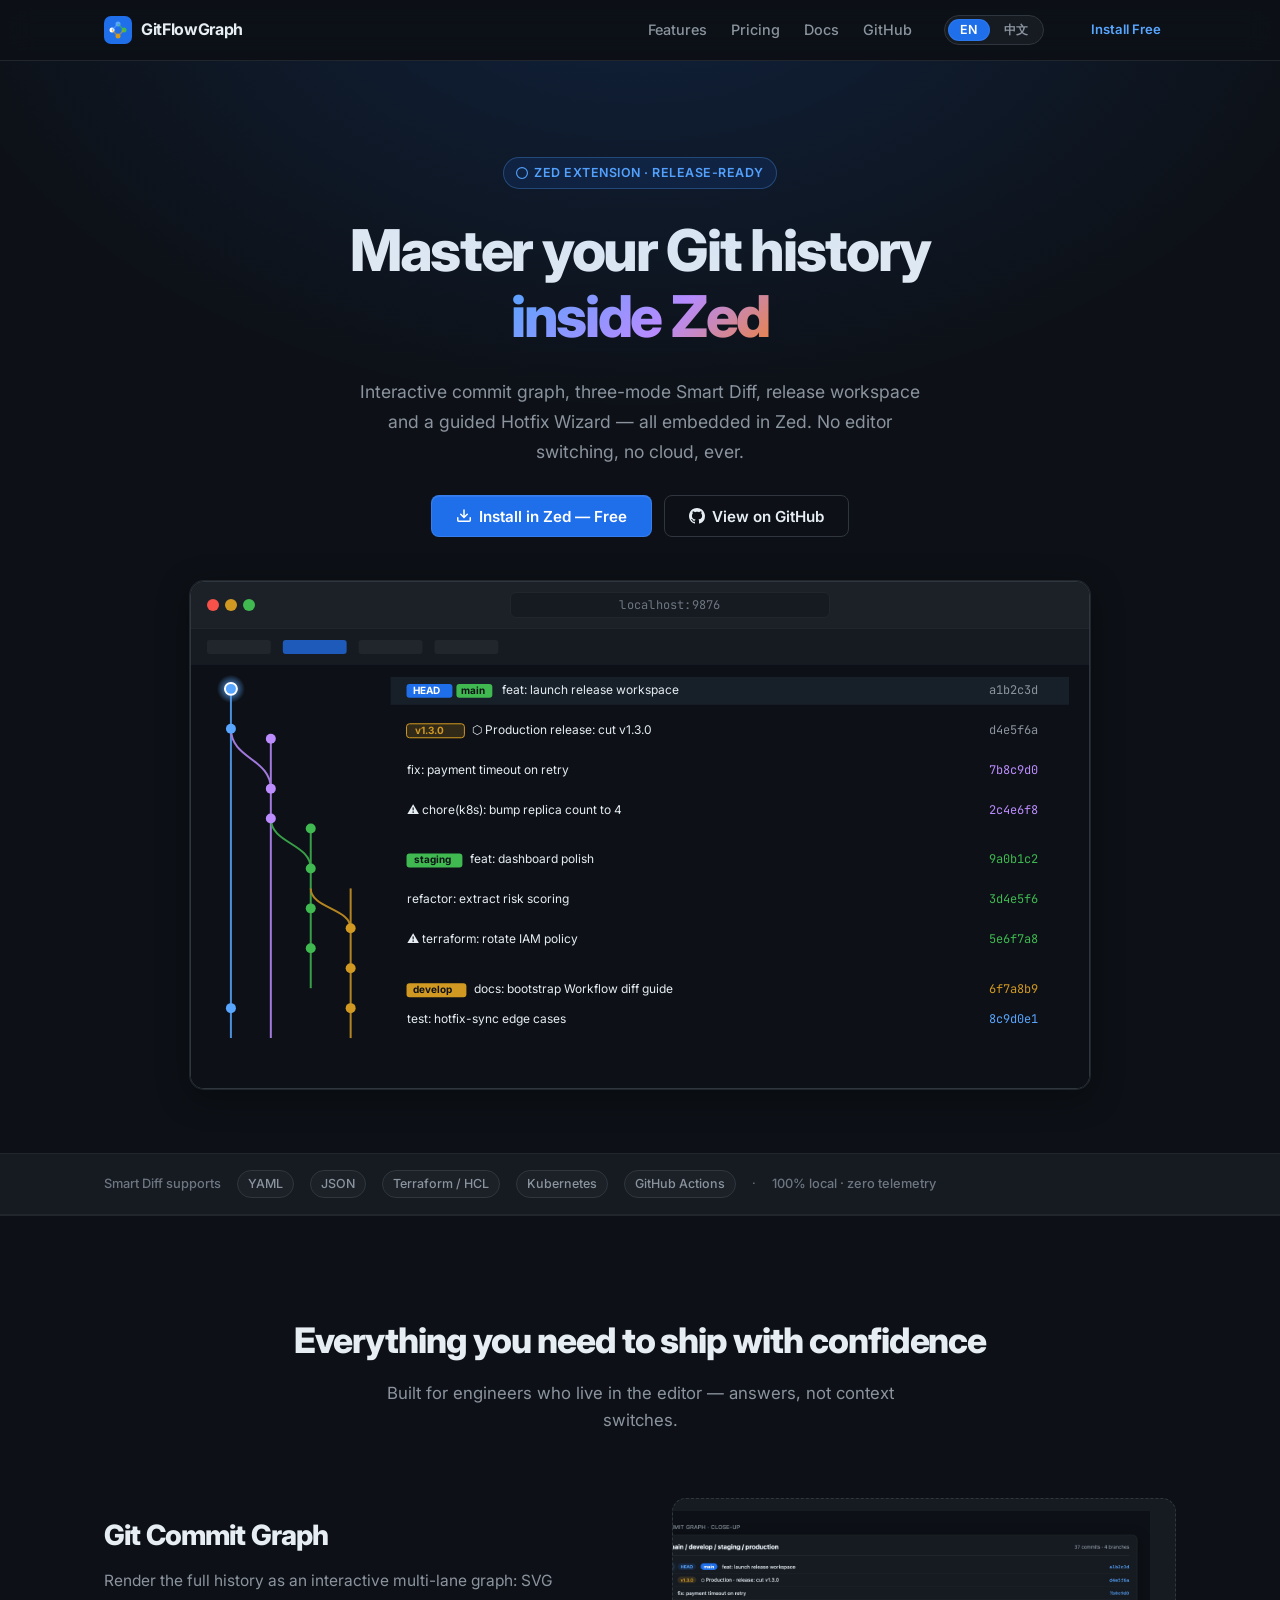
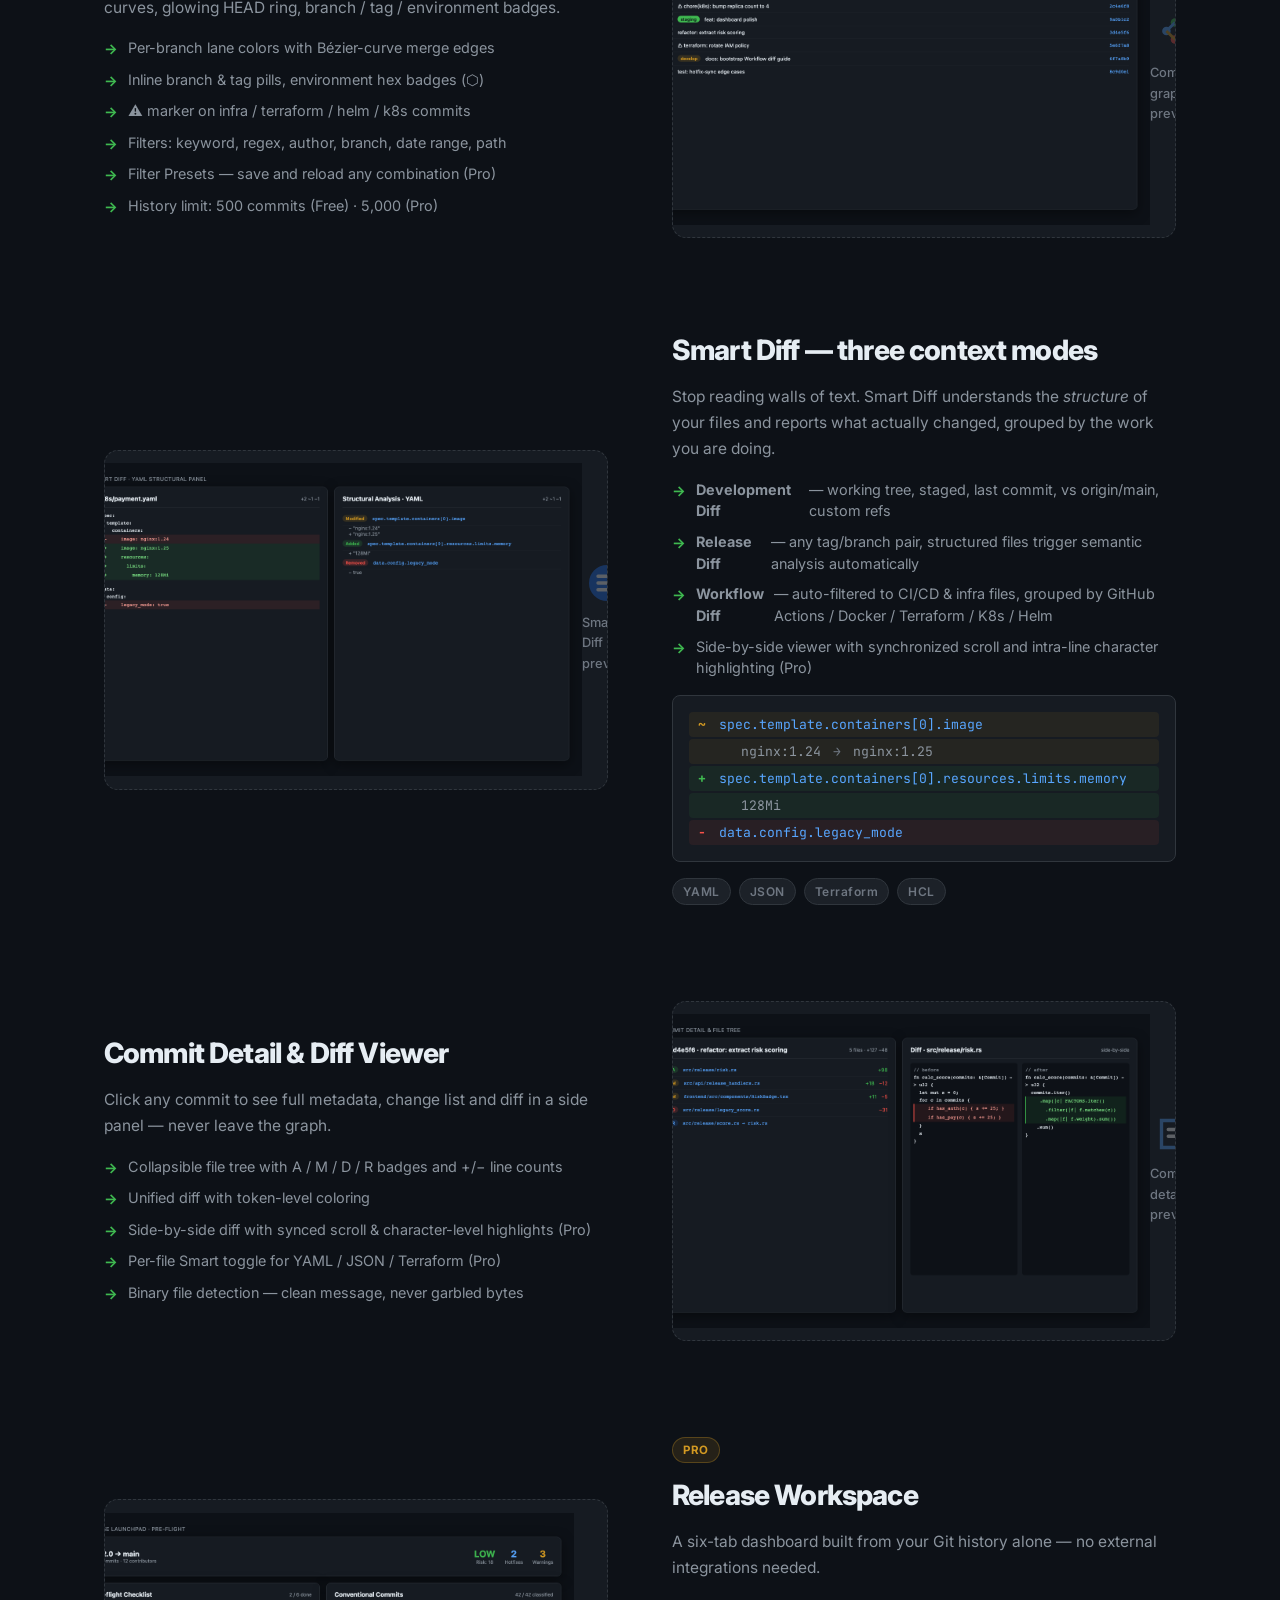
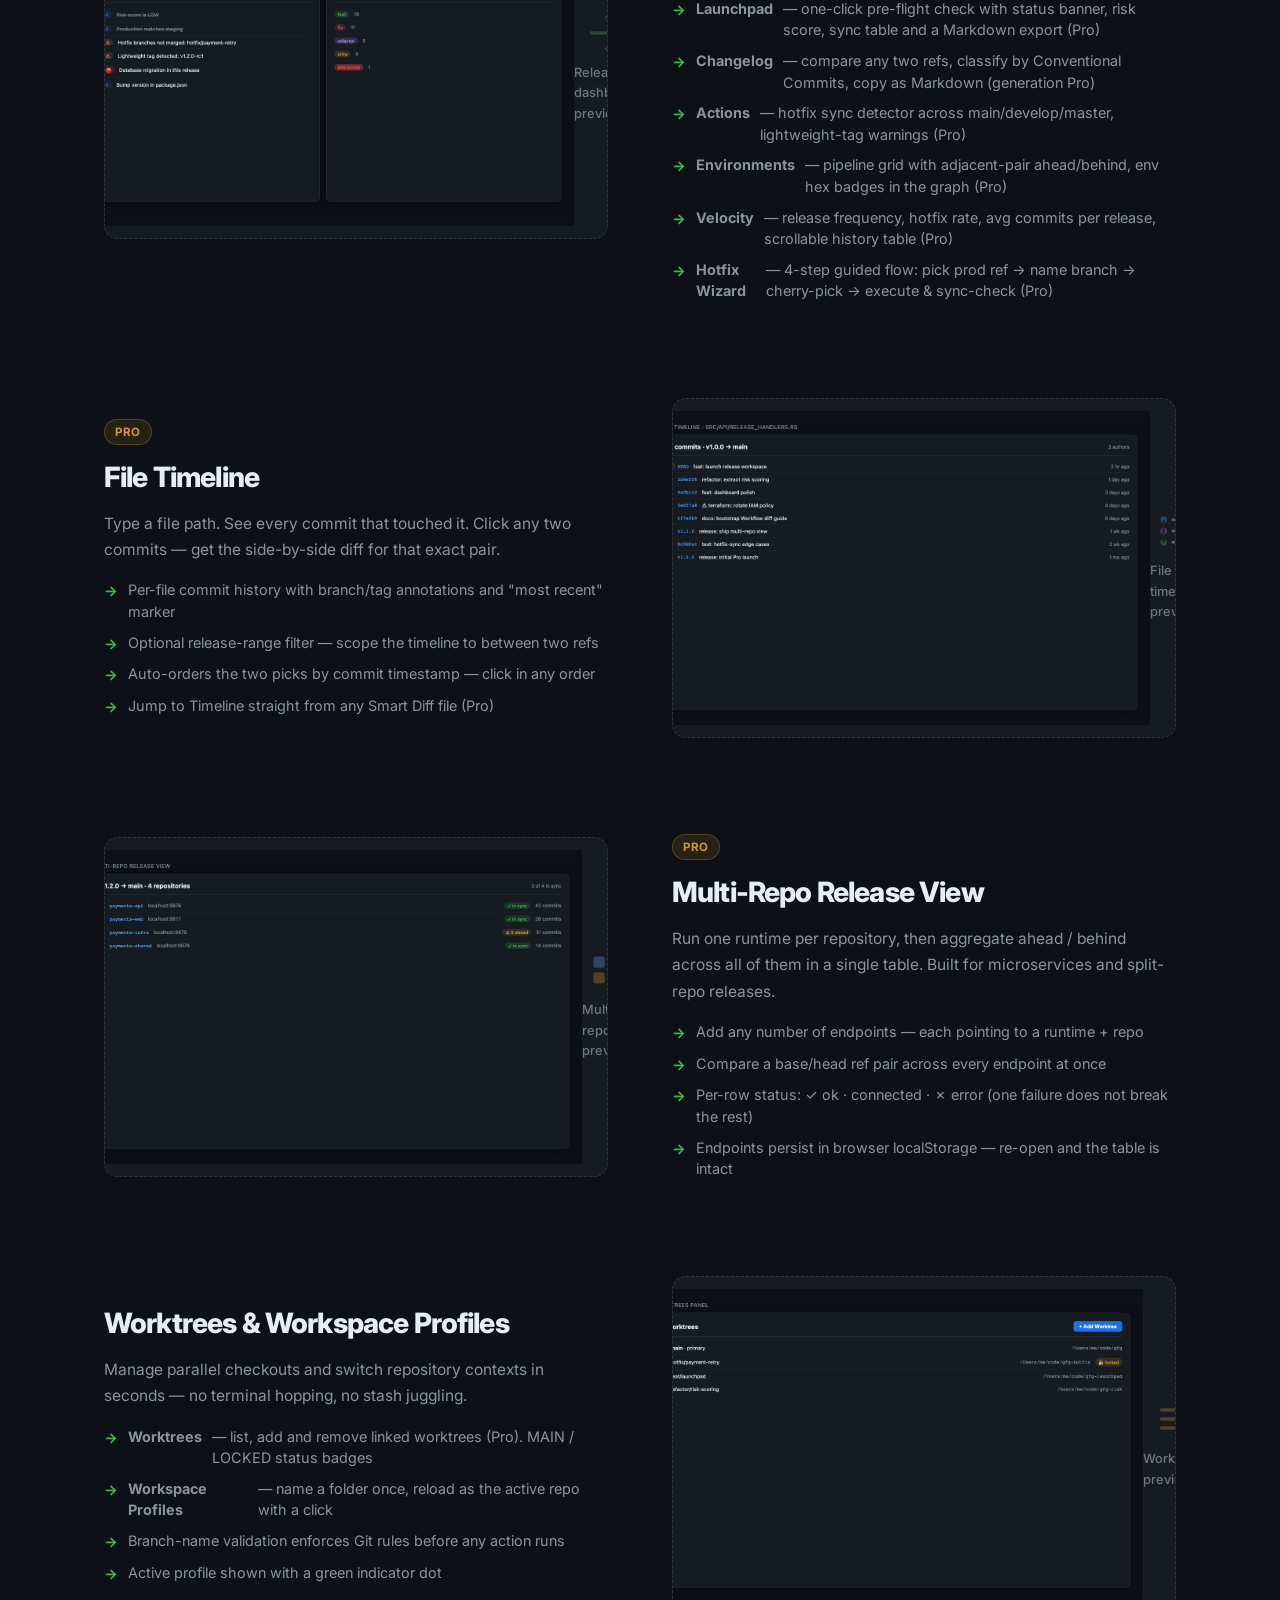
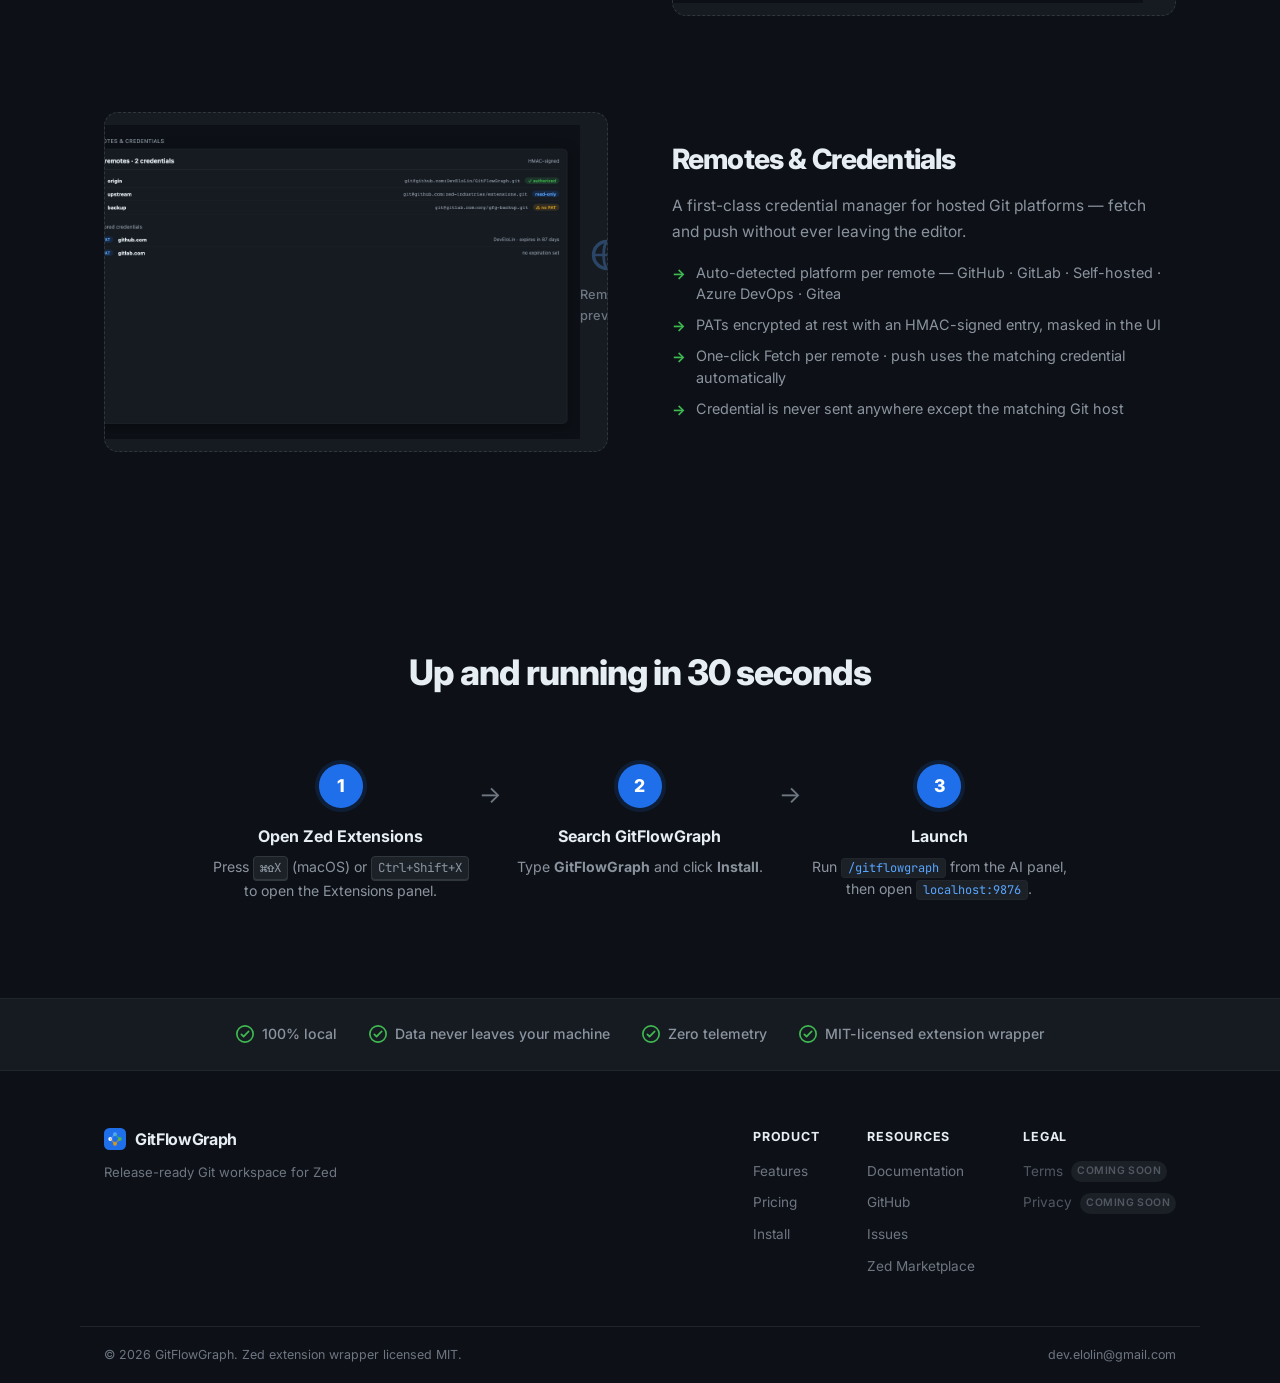
<file: docs/index.html>
<!DOCTYPE html>
<html lang="en" data-i18n-title="meta.title">
<head>
  <meta charset="UTF-8" />
  <meta name="viewport" content="width=device-width, initial-scale=1.0" />
  <title>GitFlowGraph — Release-Ready Git Workspace for Zed</title>
  <meta name="description" content="Interactive commit graph, semantic Smart Diff, release management and Hotfix Wizard — all embedded in Zed." data-i18n-content="meta.description" />
  <meta property="og:title" content="GitFlowGraph — Release-Ready Git Workspace for Zed" data-i18n-content="meta.title" />
  <meta property="og:description" content="Interactive commit graph, semantic Smart Diff, release management and Hotfix Wizard — all embedded in Zed." data-i18n-content="meta.description" />
  <meta property="og:image" content="assets/og.png" />
  <meta property="og:type" content="website" />
  <meta name="twitter:card" content="summary_large_image" />
  <meta name="twitter:title" content="GitFlowGraph — Release-Ready Git Workspace for Zed" data-i18n-content="meta.title" />
  <meta name="twitter:description" content="Interactive commit graph, semantic Smart Diff, release management and Hotfix Wizard — all embedded in Zed." data-i18n-content="meta.description" />
  <link rel="icon" href="assets/favicon.svg" type="image/svg+xml" />
  <link rel="alternate icon" href="data:image/svg+xml;utf8,&lt;svg xmlns=%22http://www.w3.org/2000/svg%22 viewBox=%220 0 28 28%22&gt;&lt;rect width=%2228%22 height=%2228%22 rx=%227%22 fill=%22%231f6feb%22/&gt;&lt;circle cx=%228%22 cy=%2214%22 r=%222.5%22 fill=%22%23fff%22/&gt;&lt;circle cx=%2214%22 cy=%228%22 r=%222.5%22 fill=%22%2358a6ff%22/&gt;&lt;circle cx=%2220%22 cy=%2214%22 r=%222.5%22 fill=%22%233fb950%22/&gt;&lt;circle cx=%2214%22 cy=%2220%22 r=%222.5%22 fill=%22%23d29922%22/&gt;&lt;/svg&gt;" />
  <link rel="preconnect" href="https://fonts.googleapis.com" />
  <link rel="preconnect" href="https://fonts.gstatic.com" crossorigin />
  <link href="https://fonts.googleapis.com/css2?family=Inter:wght@400;500;600;700;800&family=JetBrains+Mono:wght@400;500&display=swap" rel="stylesheet" />
  <link rel="stylesheet" href="styles.css" />
  <script>
    // Set <html lang> before first paint to avoid an EN→ZH flash when the
    // user's saved preference is Chinese. The full applyLang() runs later.
    (function () {
      try {
        var saved = localStorage.getItem('gitflowgraph.lang');
        if (saved === 'zh') {
          document.documentElement.setAttribute('lang', 'zh-CN');
          document.documentElement.classList.add('lang-pending-zh');
        }
      } catch (_) { /* localStorage unavailable — fall through */ }
    })();
  </script>
</head>
<body>

  <!-- ── Nav ────────────────────────────────────────────────────────────── -->
  <header class="nav">
    <div class="nav-inner container">
      <a href="index.html" class="nav-logo">
        <svg width="28" height="28" viewBox="0 0 28 28" fill="none" aria-hidden="true">
          <rect width="28" height="28" rx="7" fill="#1f6feb"/>
          <circle cx="8"  cy="14" r="2.5" fill="#fff"/>
          <circle cx="14" cy="8"  r="2.5" fill="#58a6ff"/>
          <circle cx="20" cy="14" r="2.5" fill="#3fb950"/>
          <circle cx="14" cy="20" r="2.5" fill="#d29922"/>
          <line x1="8"  y1="14" x2="14" y2="8"  stroke="#58a6ff" stroke-width="1.5" opacity="0.6"/>
          <line x1="14" y1="8"  x2="20" y2="14" stroke="#3fb950" stroke-width="1.5" opacity="0.6"/>
          <line x1="8"  y1="14" x2="14" y2="20" stroke="#d29922" stroke-width="1.5" opacity="0.6"/>
          <line x1="20" y1="14" x2="14" y2="20" stroke="#d29922" stroke-width="1.5" opacity="0.6"/>
        </svg>
        <span>GitFlowGraph</span>
      </a>
      <nav class="nav-links" id="primary-nav" data-i18n-attr="aria-label:nav.menuLabel" aria-label="Primary">
        <a href="#features" data-i18n="nav.features">Features</a>
        <a href="pricing.html" data-i18n="nav.pricing">Pricing</a>
        <a href="https://github.com/DevEloLin/GitFlowGraph#readme" target="_blank" rel="noopener" data-i18n="nav.docs">Docs</a>
        <a href="https://github.com/DevEloLin/GitFlowGraph" target="_blank" rel="noopener" data-i18n="nav.github">GitHub</a>
      </nav>
      <div class="lang-switch" role="group" data-i18n-attr="aria-label:nav.langLabel" aria-label="Language">
        <button type="button" data-lang-switch="en" class="lang-active" aria-pressed="true" data-i18n="nav.lang.en">EN</button>
        <button type="button" data-lang-switch="zh" aria-pressed="false" data-i18n="nav.lang.zh">中文</button>
      </div>
      <a href="#install" class="btn btn-sm nav-cta" data-i18n="nav.installFree">Install Free</a>
      <button
        type="button"
        class="nav-toggle"
        aria-controls="primary-nav"
        aria-expanded="false"
        data-i18n-attr="aria-label:nav.toggleLabel"
        aria-label="Open menu">
        <span class="nav-toggle-bar"></span>
        <span class="nav-toggle-bar"></span>
        <span class="nav-toggle-bar"></span>
      </button>
    </div>
  </header>

  <!-- ── Hero ─────────────────────────────────────────────────────────── -->
  <section class="hero">
    <div class="container hero-inner">
      <div class="badge">
        <svg width="12" height="12" viewBox="0 0 16 16" fill="#58a6ff" aria-hidden="true"><path d="M8 0a8 8 0 1 1 0 16A8 8 0 0 1 8 0ZM1.5 8a6.5 6.5 0 1 0 13 0 6.5 6.5 0 0 0-13 0Z"/></svg>
        <span data-i18n="hero.badge">Zed Extension · Release-ready</span>
      </div>
      <h1>
        <span data-i18n="hero.title">Master your Git history</span><br/>
        <span class="gradient-text" data-i18n="hero.titleHighlight">inside Zed</span>
      </h1>
      <p class="hero-sub" data-i18n="hero.sub">
        Interactive commit graph, three-mode Smart Diff, release workspace and a guided Hotfix Wizard — all embedded in Zed. No editor switching, no cloud, ever.
      </p>
      <div class="hero-actions">
        <a href="#install" class="btn btn-primary">
          <svg width="16" height="16" viewBox="0 0 16 16" fill="currentColor" aria-hidden="true"><path d="M2.75 14A1.75 1.75 0 0 1 1 12.25v-2.5a.75.75 0 0 1 1.5 0v2.5c0 .138.112.25.25.25h10.5a.25.25 0 0 0 .25-.25v-2.5a.75.75 0 0 1 1.5 0v2.5A1.75 1.75 0 0 1 13.25 14Z"/><path d="M7.25 7.689V2a.75.75 0 0 1 1.5 0v5.689l1.97-1.97a.749.749 0 1 1 1.06 1.06l-3.25 3.25a.749.749 0 0 1-1.06 0L4.22 6.779a.749.749 0 1 1 1.06-1.06l1.97 1.97Z"/></svg>
          <span data-i18n="hero.installBtn">Install in Zed — Free</span>
        </a>
        <a href="https://github.com/DevEloLin/GitFlowGraph" class="btn btn-ghost" target="_blank" rel="noopener">
          <svg width="16" height="16" viewBox="0 0 16 16" fill="currentColor" aria-hidden="true"><path d="M8 0C3.58 0 0 3.58 0 8c0 3.54 2.29 6.53 5.47 7.59.4.07.55-.17.55-.38 0-.19-.01-.82-.01-1.49-2.01.37-2.53-.49-2.69-.94-.09-.23-.48-.94-.82-1.13-.28-.15-.68-.52-.01-.53.63-.01 1.08.58 1.23.82.72 1.21 1.87.87 2.33.66.07-.52.28-.87.51-1.07-1.78-.2-3.64-.89-3.64-3.95 0-.87.31-1.59.82-2.15-.08-.2-.36-1.02.08-2.12 0 0 .67-.21 2.2.82.64-.18 1.32-.27 2-.27.68 0 1.36.09 2 .27 1.53-1.04 2.2-.82 2.2-.82.44 1.1.16 1.92.08 2.12.51.56.82 1.27.82 2.15 0 3.07-1.87 3.75-3.65 3.95.29.25.54.73.54 1.48 0 1.07-.01 1.93-.01 2.2 0 .21.15.46.55.38A8.013 8.013 0 0 0 16 8c0-4.42-3.58-8-8-8Z"/></svg>
          <span data-i18n="hero.githubBtn">View on GitHub</span>
        </a>
      </div>
      <div class="hero-screenshot">
        <div class="screenshot-chrome">
          <div class="chrome-dots"><span></span><span></span><span></span></div>
          <div class="chrome-bar"><span class="chrome-url" data-i18n="hero.chromeUrl">localhost:9876</span></div>
        </div>
        <div class="hero-mock" aria-hidden="true">
          <!-- SVG mock of a Git graph (renders even without a screenshot file) -->
          <svg viewBox="0 0 900 460" width="100%" preserveAspectRatio="xMidYMid meet">
            <defs>
              <linearGradient id="rowG" x1="0" x2="1">
                <stop offset="0" stop-color="#161b22"/>
                <stop offset="1" stop-color="#0d1117"/>
              </linearGradient>
              <radialGradient id="headGlow" cx="50%" cy="50%" r="50%">
                <stop offset="0" stop-color="#58a6ff" stop-opacity=".95"/>
                <stop offset="1" stop-color="#58a6ff" stop-opacity="0"/>
              </radialGradient>
            </defs>
            <rect width="900" height="460" fill="#0d1117"/>
            <!-- header strip -->
            <rect x="0" y="0" width="900" height="36" fill="#161b22"/>
            <rect x="16" y="11" width="64" height="14" rx="3" fill="#21262d"/>
            <rect x="92" y="11" width="64" height="14" rx="3" fill="#1f6feb" opacity=".75"/>
            <rect x="168" y="11" width="64" height="14" rx="3" fill="#21262d"/>
            <rect x="244" y="11" width="64" height="14" rx="3" fill="#21262d"/>
            <!-- lanes -->
            <g stroke-width="2" fill="none" opacity=".85">
              <path d="M40 60 V 410" stroke="#58a6ff"/>
              <path d="M80 110 V 410" stroke="#bc8cff"/>
              <path d="M120 200 V 360" stroke="#3fb950"/>
              <path d="M160 260 V 410" stroke="#d29922"/>
              <!-- merges -->
              <path d="M80 160 C 80 130, 40 130, 40 100" stroke="#bc8cff"/>
              <path d="M120 240 C 120 215, 80 215, 80 190" stroke="#3fb950"/>
              <path d="M160 300 C 160 280, 120 280, 120 260" stroke="#d29922"/>
            </g>
            <!-- commit dots + glowing HEAD -->
            <g>
              <circle cx="40" cy="60" r="14" fill="url(#headGlow)"/>
              <circle cx="40" cy="60" r="6" fill="#58a6ff" stroke="#fff" stroke-width="2"/>
              <circle cx="40" cy="100" r="5" fill="#58a6ff"/>
              <circle cx="80" cy="110" r="5" fill="#bc8cff"/>
              <circle cx="80" cy="160" r="5" fill="#bc8cff"/>
              <circle cx="80" cy="190" r="5" fill="#bc8cff"/>
              <circle cx="120" cy="200" r="5" fill="#3fb950"/>
              <circle cx="120" cy="240" r="5" fill="#3fb950"/>
              <circle cx="120" cy="280" r="5" fill="#3fb950"/>
              <circle cx="120" cy="320" r="5" fill="#3fb950"/>
              <circle cx="160" cy="300" r="5" fill="#d29922"/>
              <circle cx="160" cy="340" r="5" fill="#d29922"/>
              <circle cx="160" cy="380" r="5" fill="#d29922"/>
              <circle cx="40" cy="380" r="5" fill="#58a6ff"/>
            </g>
            <!-- rows / messages -->
            <g font-family="Inter, sans-serif" font-size="12" fill="#e6edf3">
              <!-- row 1 (HEAD) -->
              <rect x="200" y="48" width="680" height="28" fill="#1f2a37" opacity=".55"/>
              <rect x="216" y="55" width="46" height="14" rx="3" fill="#1f6feb"/>
              <text x="222" y="65" font-size="10" font-weight="700" fill="#fff">HEAD</text>
              <rect x="266" y="55" width="36" height="14" rx="3" fill="#3fb950"/>
              <text x="271" y="65" font-size="10" font-weight="700" fill="#0d1117">main</text>
              <text x="312" y="65" fill="#e6edf3">feat: launch release workspace</text>
              <text x="800" y="65" fill="#8b949e" font-family="JetBrains Mono, monospace">a1b2c3d</text>
              <!-- row 2 -->
              <rect x="216" y="95" width="58" height="14" rx="3" fill="rgba(210,153,34,0.18)" stroke="#d29922" stroke-width="1"/>
              <text x="225" y="105" font-size="10" font-weight="700" fill="#d29922">v1.3.0</text>
              <text x="282" y="105" fill="#e6edf3">⬡ Production  release: cut v1.3.0</text>
              <text x="800" y="105" fill="#8b949e" font-family="JetBrains Mono, monospace">d4e5f6a</text>
              <!-- row 3 -->
              <text x="216" y="145" fill="#e6edf3">fix: payment timeout on retry</text>
              <text x="800" y="145" fill="#bc8cff" font-family="JetBrains Mono, monospace">7b8c9d0</text>
              <!-- row 4 -->
              <text x="216" y="185" fill="#e6edf3">⚠ chore(k8s): bump replica count to 4</text>
              <text x="800" y="185" fill="#bc8cff" font-family="JetBrains Mono, monospace">2c4e6f8</text>
              <!-- row 5 -->
              <rect x="216" y="225" width="56" height="14" rx="3" fill="#3fb950"/>
              <text x="223" y="235" font-size="10" font-weight="700" fill="#0d1117">staging</text>
              <text x="280" y="235" fill="#e6edf3">feat: dashboard polish</text>
              <text x="800" y="235" fill="#3fb950" font-family="JetBrains Mono, monospace">9a0b1c2</text>
              <!-- row 6 -->
              <text x="216" y="275" fill="#e6edf3">refactor: extract risk scoring</text>
              <text x="800" y="275" fill="#3fb950" font-family="JetBrains Mono, monospace">3d4e5f6</text>
              <!-- row 7 -->
              <text x="216" y="315" fill="#e6edf3">⚠ terraform: rotate IAM policy</text>
              <text x="800" y="315" fill="#3fb950" font-family="JetBrains Mono, monospace">5e6f7a8</text>
              <!-- row 8 -->
              <rect x="216" y="355" width="60" height="14" rx="3" fill="#d29922"/>
              <text x="222" y="365" font-size="10" font-weight="700" fill="#0d1117">develop</text>
              <text x="284" y="365" fill="#e6edf3">docs: bootstrap Workflow diff guide</text>
              <text x="800" y="365" fill="#d29922" font-family="JetBrains Mono, monospace">6f7a8b9</text>
              <!-- row 9 -->
              <text x="216" y="395" fill="#e6edf3">test: hotfix-sync edge cases</text>
              <text x="800" y="395" fill="#58a6ff" font-family="JetBrains Mono, monospace">8c9d0e1</text>
            </g>
          </svg>
        </div>
      </div>
    </div>
  </section>

  <!-- ── Strip ─────────────────────────────────────────────────────────── -->
  <div class="strip">
    <div class="container strip-inner">
      <span class="strip-label" data-i18n="strip.label">Smart Diff supports</span>
      <span class="pill" data-i18n="strip.tag.yaml">YAML</span>
      <span class="pill" data-i18n="strip.tag.json">JSON</span>
      <span class="pill" data-i18n="strip.tag.tf">Terraform / HCL</span>
      <span class="pill" data-i18n="strip.tag.k8s">Kubernetes</span>
      <span class="pill" data-i18n="strip.tag.gha">GitHub Actions</span>
      <span class="sep">·</span>
      <span class="strip-label" data-i18n="strip.runtime">100% local · zero telemetry</span>
    </div>
  </div>

  <!-- ── Features ──────────────────────────────────────────────────────── -->
  <section class="features" id="features">
    <div class="container">
      <div class="section-header">
        <h2 data-i18n="features.heading">Everything you need to ship with confidence</h2>
        <p data-i18n="features.sub">Built for engineers who live in the editor — answers, not context switches.</p>
      </div>

      <!-- Git Graph -->
      <div class="feature-block">
        <div class="feature-text">
          <h3 data-i18n="feat.graph.h">Git Commit Graph</h3>
          <p data-i18n="feat.graph.lead">Render the full history as an interactive multi-lane graph: SVG curves, glowing HEAD ring, branch / tag / environment badges.</p>
          <ul class="feature-list">
            <li data-i18n-html="feat.graph.l1">Per-branch lane colors with Bézier-curve merge edges</li>
            <li data-i18n-html="feat.graph.l2">Inline branch &amp; tag pills, environment hex badges (⬡)</li>
            <li data-i18n-html="feat.graph.l3">⚠ marker on infra / terraform / helm / k8s commits</li>
            <li data-i18n-html="feat.graph.l4">Filters: keyword, regex, author, branch, date range, path</li>
            <li data-i18n-html="feat.graph.l5">Filter Presets — save and reload any combination (Pro)</li>
            <li data-i18n-html="feat.graph.l6">History limit: 500 commits (Free) · 5,000 (Pro)</li>
          </ul>
        </div>
        <div class="feature-visual placeholder">
          <img src="assets/screenshot-graph-detail.png" data-i18n-attr="alt:feat.graph.imgAlt" alt="Git graph close-up" onerror="this.style.display='none'" />
          <div class="placeholder-inner">
            <svg width="40" height="40" viewBox="0 0 28 28" fill="none" opacity="0.3" aria-hidden="true">
              <circle cx="8"  cy="14" r="3" fill="#58a6ff"/>
              <circle cx="14" cy="8"  r="3" fill="#3fb950"/>
              <circle cx="20" cy="14" r="3" fill="#d29922"/>
              <circle cx="14" cy="20" r="3" fill="#f85149"/>
              <line x1="8" y1="14" x2="14" y2="8"  stroke="#58a6ff" stroke-width="2"/>
              <line x1="14" y1="8" x2="20" y2="14" stroke="#3fb950" stroke-width="2"/>
              <line x1="8" y1="14" x2="14" y2="20" stroke="#d29922" stroke-width="2"/>
            </svg>
            <span data-i18n="feat.graph.placeholder">Commit graph preview</span>
          </div>
        </div>
      </div>

      <!-- Smart Diff -->
      <div class="feature-block reverse">
        <div class="feature-text">
          <h3 data-i18n="feat.diff.h">Smart Diff — three context modes</h3>
          <p data-i18n-html="feat.diff.lead">Stop reading walls of text. Smart Diff understands the <em>structure</em> of your files and reports what actually changed, grouped by the work you are doing.</p>
          <ul class="feature-list">
            <li data-i18n-html="feat.diff.l1"><strong>Development Diff</strong> — working tree, staged, last commit, vs origin/main, custom refs</li>
            <li data-i18n-html="feat.diff.l2"><strong>Release Diff</strong> — any tag/branch pair, structured files trigger semantic analysis automatically</li>
            <li data-i18n-html="feat.diff.l3"><strong>Workflow Diff</strong> — auto-filtered to CI/CD &amp; infra files, grouped by GitHub Actions / Docker / Terraform / K8s / Helm</li>
            <li data-i18n-html="feat.diff.l4">Side-by-side viewer with synchronized scroll and intra-line character highlighting (Pro)</li>
          </ul>
          <div class="code-demo">
            <div class="code-line modified">
              <span class="code-op mod">~</span>
              <span class="code-path" data-i18n="feat.diff.codePath1">spec.template.containers[0].image</span>
            </div>
            <div class="code-line modified sub">
              <span class="code-op"></span>
              <span class="code-val">
                <span data-i18n="feat.diff.codeVal1">nginx:1.24</span>
                <span class="arrow">→</span>
                <span data-i18n="feat.diff.codeVal1To">nginx:1.25</span>
              </span>
            </div>
            <div class="code-line added">
              <span class="code-op add">+</span>
              <span class="code-path" data-i18n="feat.diff.codePath2">spec.template.containers[0].resources.limits.memory</span>
            </div>
            <div class="code-line added sub">
              <span class="code-op"></span>
              <span class="code-val" data-i18n="feat.diff.codeVal2">128Mi</span>
            </div>
            <div class="code-line removed">
              <span class="code-op rem">−</span>
              <span class="code-path" data-i18n="feat.diff.codePath3">data.config.legacy_mode</span>
            </div>
          </div>
          <div class="format-pills">
            <span data-i18n="strip.tag.yaml">YAML</span>
            <span data-i18n="strip.tag.json">JSON</span>
            <span data-i18n="strip.tag.terraform">Terraform</span>
            <span data-i18n="strip.tag.hcl">HCL</span>
          </div>
        </div>
        <div class="feature-visual placeholder">
          <img src="assets/screenshot-smartdiff.png" data-i18n-attr="alt:feat.diff.imgAlt" alt="Smart Diff structural panel" onerror="this.style.display='none'" />
          <div class="placeholder-inner">
            <svg width="36" height="36" viewBox="0 0 16 16" fill="none" opacity="0.3" aria-hidden="true">
              <path d="M8 0a8 8 0 1 1 0 16A8 8 0 0 1 8 0Z" fill="#1f6feb"/>
              <path d="M4 5h8M4 8h6M4 11h4" stroke="#fff" stroke-width="1.5" stroke-linecap="round"/>
            </svg>
            <span data-i18n="feat.diff.placeholder">Smart Diff preview</span>
          </div>
        </div>
      </div>

      <!-- Commit Detail -->
      <div class="feature-block">
        <div class="feature-text">
          <h3 data-i18n-html="feat.detail.h">Commit Detail &amp; Diff Viewer</h3>
          <p data-i18n="feat.detail.lead">Click any commit to see full metadata, change list and diff in a side panel — never leave the graph.</p>
          <ul class="feature-list">
            <li data-i18n-html="feat.detail.l1">Collapsible file tree with A / M / D / R badges and +/− line counts</li>
            <li data-i18n-html="feat.detail.l2">Unified diff with token-level coloring</li>
            <li data-i18n-html="feat.detail.l3">Side-by-side diff with synced scroll &amp; character-level highlights (Pro)</li>
            <li data-i18n-html="feat.detail.l4">Per-file Smart toggle for YAML / JSON / Terraform (Pro)</li>
            <li data-i18n-html="feat.detail.l5">Binary file detection — clean message, never garbled bytes</li>
          </ul>
        </div>
        <div class="feature-visual placeholder">
          <img src="assets/screenshot-diff.png" data-i18n-attr="alt:feat.detail.imgAlt" alt="Commit detail panel" onerror="this.style.display='none'" />
          <div class="placeholder-inner">
            <svg width="36" height="36" viewBox="0 0 16 16" fill="none" opacity="0.3" aria-hidden="true">
              <path d="M2 2h12v12H2z" stroke="#58a6ff" stroke-width="1.5"/>
              <path d="M5 6h6M5 9h4" stroke="#fff" stroke-width="1.5" stroke-linecap="round"/>
            </svg>
            <span data-i18n="feat.detail.placeholder">Commit detail preview</span>
          </div>
        </div>
      </div>

      <!-- Release Workspace -->
      <div class="feature-block reverse">
        <div class="feature-text">
          <span class="feature-tag pro" data-i18n="feat.timeline.proTag">Pro</span>
          <h3 data-i18n="feat.release.h">Release Workspace</h3>
          <p data-i18n="feat.release.lead">A six-tab dashboard built from your Git history alone — no external integrations needed.</p>
          <ul class="feature-list">
            <li data-i18n-html="feat.release.l1"><strong>Launchpad</strong> — one-click pre-flight check with status banner, risk score, sync table and a Markdown export (Pro)</li>
            <li data-i18n-html="feat.release.l2"><strong>Changelog</strong> — compare any two refs, classify by Conventional Commits, copy as Markdown (generation Pro)</li>
            <li data-i18n-html="feat.release.l3"><strong>Actions</strong> — hotfix sync detector across main/develop/master, lightweight-tag warnings (Pro)</li>
            <li data-i18n-html="feat.release.l4"><strong>Environments</strong> — pipeline grid with adjacent-pair ahead/behind, env hex badges in the graph (Pro)</li>
            <li data-i18n-html="feat.release.l5"><strong>Velocity</strong> — release frequency, hotfix rate, avg commits per release, scrollable history table (Pro)</li>
            <li data-i18n-html="feat.release.l6"><strong>Hotfix Wizard</strong> — 4-step guided flow: pick prod ref → name branch → cherry-pick → execute &amp; sync-check (Pro)</li>
          </ul>
        </div>
        <div class="feature-visual placeholder">
          <img src="assets/screenshot-release.png" data-i18n-attr="alt:feat.release.imgAlt" alt="Release workspace" onerror="this.style.display='none'" />
          <div class="placeholder-inner">
            <svg width="36" height="36" viewBox="0 0 16 16" fill="none" opacity="0.3" aria-hidden="true">
              <path d="M1 8h14M8 1l7 7-7 7" stroke="#3fb950" stroke-width="1.5" stroke-linecap="round" stroke-linejoin="round"/>
            </svg>
            <span data-i18n="feat.release.placeholder">Release dashboard preview</span>
          </div>
        </div>
      </div>

      <!-- File Timeline -->
      <div class="feature-block">
        <div class="feature-text">
          <span class="feature-tag pro" data-i18n="feat.timeline.proTag">Pro</span>
          <h3 data-i18n="feat.timeline.h">File Timeline</h3>
          <p data-i18n="feat.timeline.lead">Type a file path. See every commit that touched it. Click any two commits — get the side-by-side diff for that exact pair.</p>
          <ul class="feature-list">
            <li data-i18n-html="feat.timeline.l1">Per-file commit history with branch/tag annotations and "most recent" marker</li>
            <li data-i18n-html="feat.timeline.l2">Optional release-range filter — scope the timeline to between two refs</li>
            <li data-i18n-html="feat.timeline.l3">Auto-orders the two picks by commit timestamp — click in any order</li>
            <li data-i18n-html="feat.timeline.l4">Jump to Timeline straight from any Smart Diff file (Pro)</li>
          </ul>
        </div>
        <div class="feature-visual placeholder">
          <img src="assets/screenshot-timeline.png" data-i18n-attr="alt:feat.timeline.imgAlt" alt="File timeline view" onerror="this.style.display='none'" />
          <div class="placeholder-inner">
            <svg width="36" height="36" viewBox="0 0 16 16" fill="none" opacity="0.3" aria-hidden="true">
              <circle cx="3" cy="3" r="1.5" fill="#58a6ff"/>
              <circle cx="3" cy="8" r="1.5" fill="#bc8cff"/>
              <circle cx="3" cy="13" r="1.5" fill="#3fb950"/>
              <line x1="3" y1="3" x2="3" y2="13" stroke="#30363d" stroke-width="1"/>
              <path d="M7 3h6M7 8h5M7 13h7" stroke="#fff" stroke-width="1.2" stroke-linecap="round"/>
            </svg>
            <span data-i18n="feat.timeline.placeholder">File timeline preview</span>
          </div>
        </div>
      </div>

      <!-- Multi-Repo -->
      <div class="feature-block reverse">
        <div class="feature-text">
          <span class="feature-tag pro" data-i18n="feat.multirepo.proTag">Pro</span>
          <h3 data-i18n="feat.multirepo.h">Multi-Repo Release View</h3>
          <p data-i18n="feat.multirepo.lead">Run one runtime per repository, then aggregate ahead / behind across all of them in a single table. Built for microservices and split-repo releases.</p>
          <ul class="feature-list">
            <li data-i18n-html="feat.multirepo.l1">Add any number of endpoints — each pointing to a runtime + repo</li>
            <li data-i18n-html="feat.multirepo.l2">Compare a base/head ref pair across every endpoint at once</li>
            <li data-i18n-html="feat.multirepo.l3">Per-row status: ✓ ok · connected · ✗ error (one failure does not break the rest)</li>
            <li data-i18n-html="feat.multirepo.l4">Endpoints persist in browser localStorage — re-open and the table is intact</li>
          </ul>
        </div>
        <div class="feature-visual placeholder">
          <img src="assets/screenshot-multirepo.png" data-i18n-attr="alt:feat.multirepo.imgAlt" alt="Multi-repo release view" onerror="this.style.display='none'" />
          <div class="placeholder-inner">
            <svg width="36" height="36" viewBox="0 0 16 16" fill="none" opacity="0.3" aria-hidden="true">
              <rect x="2" y="2" width="5" height="5" rx="1" fill="#58a6ff"/>
              <rect x="9" y="2" width="5" height="5" rx="1" fill="#3fb950"/>
              <rect x="2" y="9" width="5" height="5" rx="1" fill="#d29922"/>
              <rect x="9" y="9" width="5" height="5" rx="1" fill="#bc8cff"/>
            </svg>
            <span data-i18n="feat.multirepo.placeholder">Multi-repo preview</span>
          </div>
        </div>
      </div>

      <!-- Worktrees & Profiles -->
      <div class="feature-block">
        <div class="feature-text">
          <h3 data-i18n-html="feat.wt.h">Worktrees &amp; Workspace Profiles</h3>
          <p data-i18n="feat.wt.lead">Manage parallel checkouts and switch repository contexts in seconds — no terminal hopping, no stash juggling.</p>
          <ul class="feature-list">
            <li data-i18n-html="feat.wt.l1"><strong>Worktrees</strong> — list, add and remove linked worktrees (Pro). MAIN / LOCKED status badges</li>
            <li data-i18n-html="feat.wt.l2"><strong>Workspace Profiles</strong> — name a folder once, reload as the active repo with a click</li>
            <li data-i18n-html="feat.wt.l3">Branch-name validation enforces Git rules before any action runs</li>
            <li data-i18n-html="feat.wt.l4">Active profile shown with a green indicator dot</li>
          </ul>
        </div>
        <div class="feature-visual placeholder">
          <img src="assets/screenshot-worktrees.png" data-i18n-attr="alt:feat.wt.imgAlt" alt="Worktrees panel" onerror="this.style.display='none'" />
          <div class="placeholder-inner">
            <svg width="36" height="36" viewBox="0 0 16 16" fill="none" opacity="0.3" aria-hidden="true">
              <path d="M2 4h12M2 8h8M2 12h10" stroke="#d29922" stroke-width="1.5" stroke-linecap="round"/>
            </svg>
            <span data-i18n="feat.wt.placeholder">Worktrees preview</span>
          </div>
        </div>
      </div>

      <!-- Remotes & Credentials -->
      <div class="feature-block reverse">
        <div class="feature-text">
          <h3 data-i18n-html="feat.remotes.h">Remotes &amp; Credentials</h3>
          <p data-i18n="feat.remotes.lead">A first-class credential manager for hosted Git platforms — fetch and push without ever leaving the editor.</p>
          <ul class="feature-list">
            <li data-i18n-html="feat.remotes.l1">Auto-detected platform per remote — GitHub · GitLab · Self-hosted · Azure DevOps · Gitea</li>
            <li data-i18n-html="feat.remotes.l2">PATs encrypted at rest with an HMAC-signed entry, masked in the UI</li>
            <li data-i18n-html="feat.remotes.l3">One-click Fetch per remote · push uses the matching credential automatically</li>
            <li data-i18n-html="feat.remotes.l4">Credential is never sent anywhere except the matching Git host</li>
          </ul>
        </div>
        <div class="feature-visual placeholder">
          <img src="assets/screenshot-remotes.png" data-i18n-attr="alt:feat.remotes.imgAlt" alt="Remotes panel" onerror="this.style.display='none'" />
          <div class="placeholder-inner">
            <svg width="36" height="36" viewBox="0 0 16 16" fill="none" opacity="0.3" aria-hidden="true">
              <circle cx="8" cy="8" r="6" stroke="#58a6ff" stroke-width="1.5"/>
              <path d="M2 8h12M8 2c2 2 2 10 0 12M8 2c-2 2-2 10 0 12" stroke="#58a6ff" stroke-width="1.2"/>
            </svg>
            <span data-i18n="feat.remotes.placeholder">Remotes preview</span>
          </div>
        </div>
      </div>

    </div>
  </section>

  <!-- ── Install ───────────────────────────────────────────────────────── -->
  <section class="install" id="install">
    <div class="container">
      <div class="section-header">
        <h2 data-i18n="install.heading">Up and running in 30 seconds</h2>
      </div>
      <div class="install-steps">
        <div class="step">
          <div class="step-num">1</div>
          <div class="step-body">
            <h4 data-i18n="install.s1.title">Open Zed Extensions</h4>
            <p data-i18n-html="install.s1.body">Press <kbd>⌘⇧X</kbd> (macOS) or <kbd>Ctrl+Shift+X</kbd> to open the Extensions panel.</p>
          </div>
        </div>
        <div class="step-arrow">→</div>
        <div class="step">
          <div class="step-num">2</div>
          <div class="step-body">
            <h4 data-i18n="install.s2.title">Search GitFlowGraph</h4>
            <p data-i18n-html="install.s2.body">Type <strong>GitFlowGraph</strong> and click <strong>Install</strong>.</p>
          </div>
        </div>
        <div class="step-arrow">→</div>
        <div class="step">
          <div class="step-num">3</div>
          <div class="step-body">
            <h4 data-i18n="install.s3.title">Launch</h4>
            <p data-i18n-html="install.s3.body">Run <code>/gitflowgraph</code> from the AI panel, then open <code>localhost:9876</code>.</p>
          </div>
        </div>
      </div>
    </div>
  </section>

  <!-- ── Privacy strip ──────────────────────────────────────────────────── -->
  <div class="privacy-strip">
    <div class="container privacy-inner">
      <div class="privacy-item">
        <svg width="18" height="18" viewBox="0 0 16 16" fill="#3fb950" aria-hidden="true"><path d="M8 0a8 8 0 1 1 0 16A8 8 0 0 1 8 0ZM1.5 8a6.5 6.5 0 1 0 13 0 6.5 6.5 0 0 0-13 0Zm10.28-1.72-4.5 4.5a.75.75 0 0 1-1.06 0l-2-2a.749.749 0 1 1 1.06-1.06l1.47 1.47 3.97-3.97a.749.749 0 1 1 1.06 1.06Z"/></svg>
        <span data-i18n="privacy.local">100% local</span>
      </div>
      <div class="privacy-item">
        <svg width="18" height="18" viewBox="0 0 16 16" fill="#3fb950" aria-hidden="true"><path d="M8 0a8 8 0 1 1 0 16A8 8 0 0 1 8 0ZM1.5 8a6.5 6.5 0 1 0 13 0 6.5 6.5 0 0 0-13 0Zm10.28-1.72-4.5 4.5a.75.75 0 0 1-1.06 0l-2-2a.749.749 0 1 1 1.06-1.06l1.47 1.47 3.97-3.97a.749.749 0 1 1 1.06 1.06Z"/></svg>
        <span data-i18n="privacy.noLeave">Data never leaves your machine</span>
      </div>
      <div class="privacy-item">
        <svg width="18" height="18" viewBox="0 0 16 16" fill="#3fb950" aria-hidden="true"><path d="M8 0a8 8 0 1 1 0 16A8 8 0 0 1 8 0ZM1.5 8a6.5 6.5 0 1 0 13 0 6.5 6.5 0 0 0-13 0Zm10.28-1.72-4.5 4.5a.75.75 0 0 1-1.06 0l-2-2a.749.749 0 1 1 1.06-1.06l1.47 1.47 3.97-3.97a.749.749 0 1 1 1.06 1.06Z"/></svg>
        <span data-i18n="privacy.noTel">Zero telemetry</span>
      </div>
      <div class="privacy-item">
        <svg width="18" height="18" viewBox="0 0 16 16" fill="#3fb950" aria-hidden="true"><path d="M8 0a8 8 0 1 1 0 16A8 8 0 0 1 8 0ZM1.5 8a6.5 6.5 0 1 0 13 0 6.5 6.5 0 0 0-13 0Zm10.28-1.72-4.5 4.5a.75.75 0 0 1-1.06 0l-2-2a.749.749 0 1 1 1.06-1.06l1.47 1.47 3.97-3.97a.749.749 0 1 1 1.06 1.06Z"/></svg>
        <span data-i18n="privacy.openSource">MIT-licensed extension wrapper</span>
      </div>
    </div>
  </div>

  <!-- ── Footer ────────────────────────────────────────────────────────── -->
  <footer class="footer">
    <div class="container footer-inner">
      <div class="footer-brand">
        <a href="index.html" class="nav-logo">
          <svg width="22" height="22" viewBox="0 0 28 28" fill="none" aria-hidden="true">
            <rect width="28" height="28" rx="7" fill="#1f6feb"/>
            <circle cx="8"  cy="14" r="2.5" fill="#fff"/>
            <circle cx="14" cy="8"  r="2.5" fill="#58a6ff"/>
            <circle cx="20" cy="14" r="2.5" fill="#3fb950"/>
            <circle cx="14" cy="20" r="2.5" fill="#d29922"/>
            <line x1="8"  y1="14" x2="14" y2="8"  stroke="#58a6ff" stroke-width="1.5" opacity="0.6"/>
            <line x1="14" y1="8"  x2="20" y2="14" stroke="#3fb950" stroke-width="1.5" opacity="0.6"/>
            <line x1="8"  y1="14" x2="14" y2="20" stroke="#d29922" stroke-width="1.5" opacity="0.6"/>
            <line x1="20" y1="14" x2="14" y2="20" stroke="#d29922" stroke-width="1.5" opacity="0.6"/>
          </svg>
          <span>GitFlowGraph</span>
        </a>
        <p data-i18n="footer.tagline">Release-ready Git workspace for Zed</p>
      </div>
      <div class="footer-links">
        <div class="footer-col">
          <h5 data-i18n="footer.product">Product</h5>
          <a href="#features" data-i18n="footer.features">Features</a>
          <a href="pricing.html" data-i18n="footer.pricing">Pricing</a>
          <a href="#install" data-i18n="footer.install">Install</a>
        </div>
        <div class="footer-col">
          <h5 data-i18n="footer.resources">Resources</h5>
          <a href="https://github.com/DevEloLin/GitFlowGraph#readme" target="_blank" rel="noopener" data-i18n="footer.docs">Documentation</a>
          <a href="https://github.com/DevEloLin/GitFlowGraph" target="_blank" rel="noopener" data-i18n="footer.github">GitHub</a>
          <a href="https://github.com/DevEloLin/GitFlowGraph/issues" target="_blank" rel="noopener" data-i18n="footer.issues">Issues</a>
          <a href="https://zed.dev/extensions?q=gitflowgraph" target="_blank" rel="noopener" data-i18n="footer.marketplace">Zed Marketplace</a>
        </div>
        <div class="footer-col">
          <h5 data-i18n="footer.legal">Legal</h5>
          <a href="#" class="footer-soon" aria-disabled="true" data-i18n-attr="title:footer.soonTooltip" title="Coming soon">
            <span data-i18n="footer.terms">Terms</span>
            <span class="footer-soon-tag" data-i18n="footer.soon">Coming soon</span>
          </a>
          <a href="#" class="footer-soon" aria-disabled="true" data-i18n-attr="title:footer.soonTooltip" title="Coming soon">
            <span data-i18n="footer.privacy">Privacy</span>
            <span class="footer-soon-tag" data-i18n="footer.soon">Coming soon</span>
          </a>
        </div>
      </div>
    </div>
    <div class="footer-bottom">
      <div class="container footer-bottom-inner">
        <span data-i18n="footer.copyright">© 2026 GitFlowGraph. Zed extension wrapper licensed MIT.</span>
        <span data-i18n="footer.contact">dev.elolin@gmail.com</span>
      </div>
    </div>
  </footer>

  <script src="assets/i18n.js" defer></script>
</body>
</html>
</file>
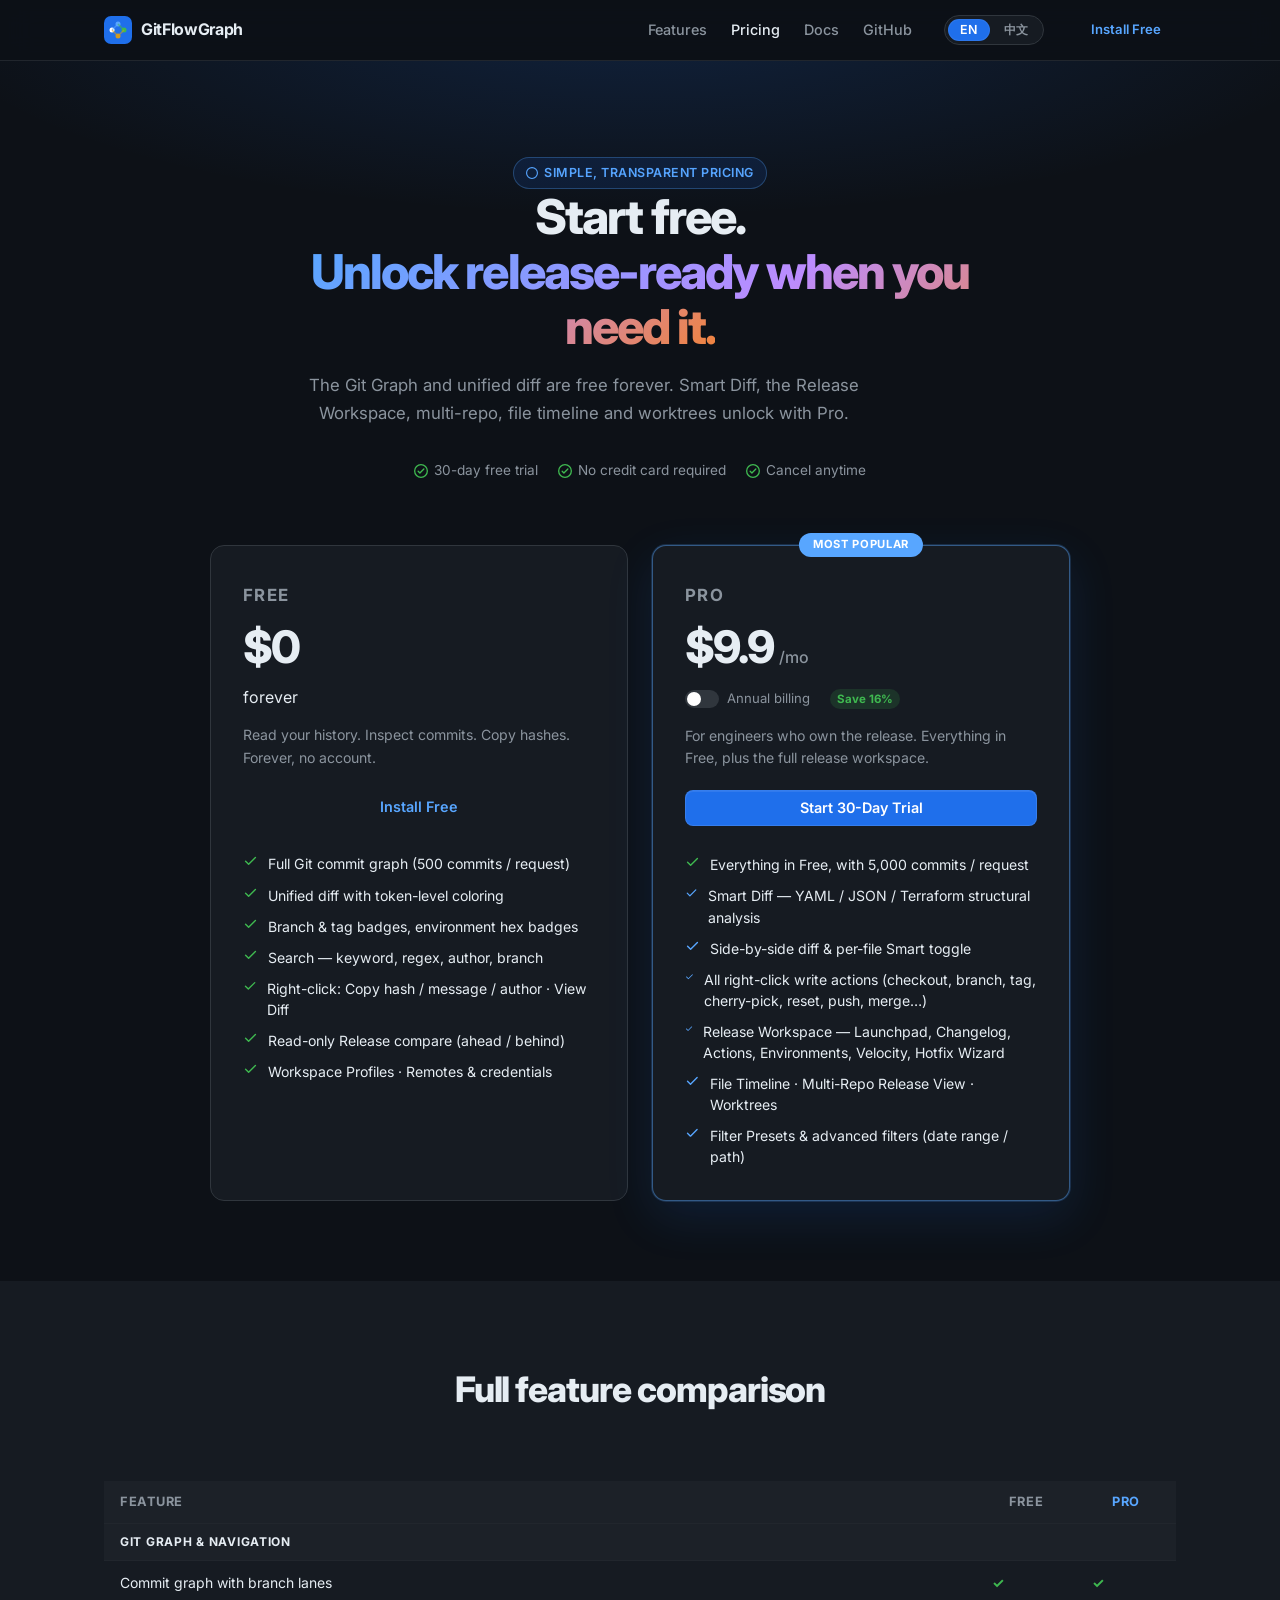
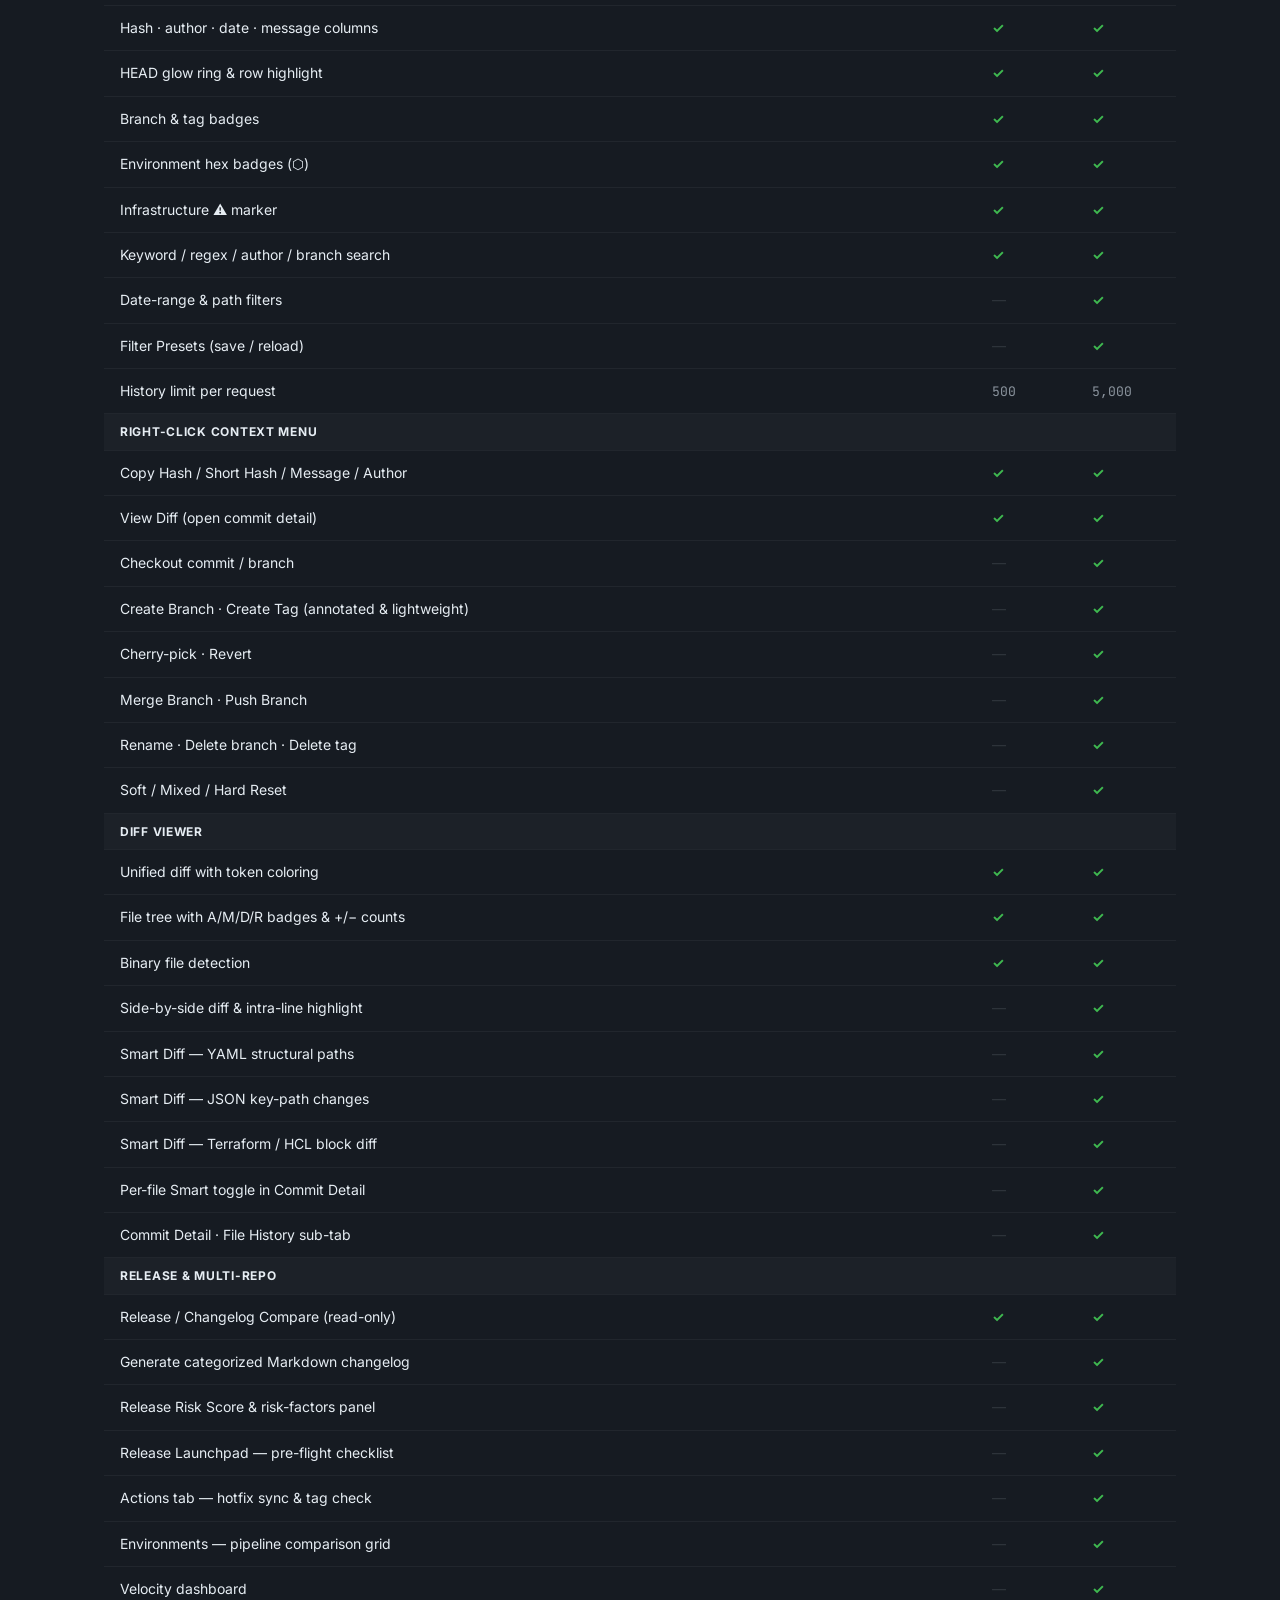
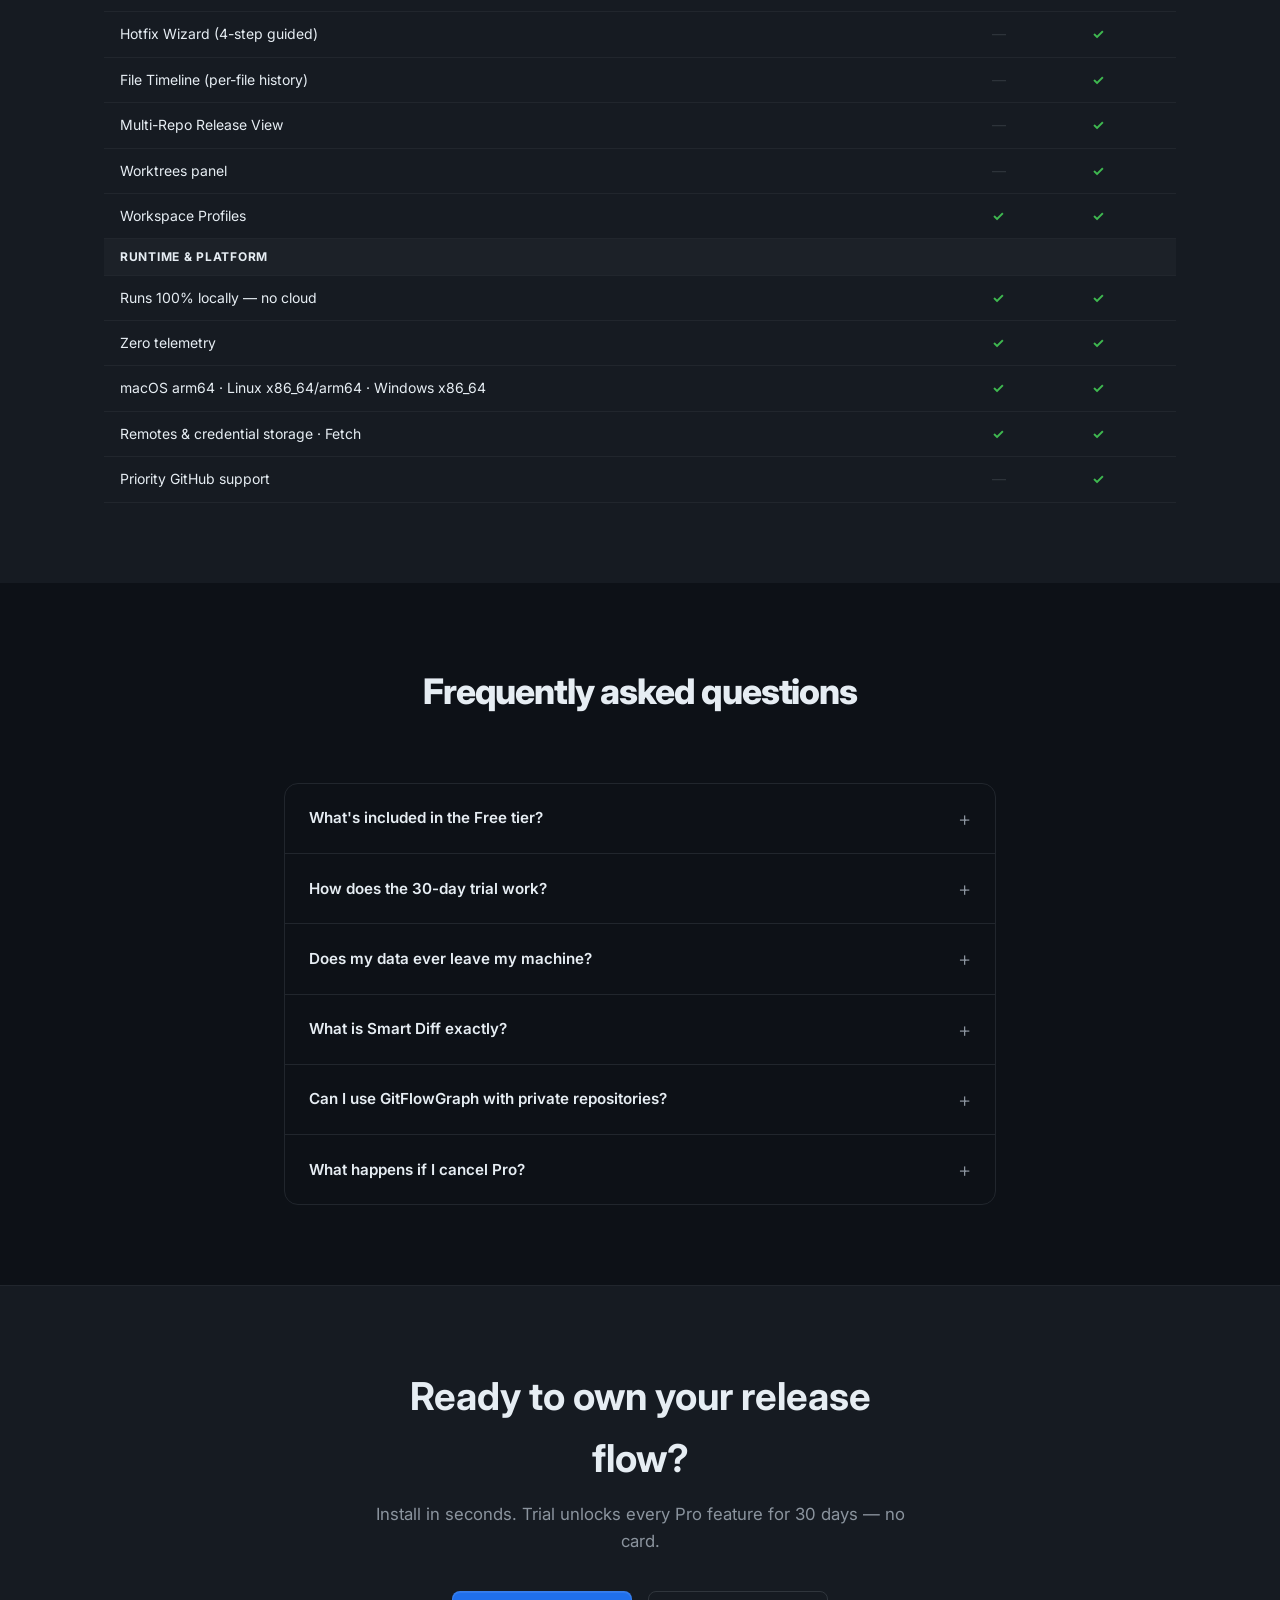
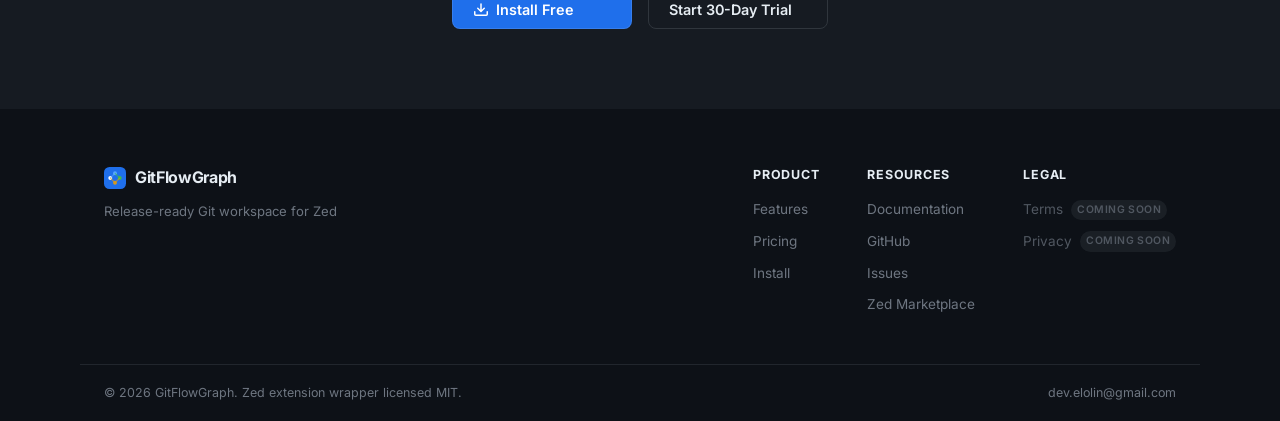
<file: docs/pricing.html>
<!DOCTYPE html>
<html lang="en" data-i18n-title="meta.titlePricing">
<head>
  <meta charset="UTF-8" />
  <meta name="viewport" content="width=device-width, initial-scale=1.0" />
  <title>Pricing — GitFlowGraph</title>
  <meta name="description" content="GitFlowGraph pricing plans. Start free, unlock advanced release features with Pro." data-i18n-content="meta.descriptionPricing" />
  <meta property="og:title" content="Pricing — GitFlowGraph" data-i18n-content="meta.titlePricing" />
  <meta property="og:description" content="GitFlowGraph pricing plans. Start free, unlock advanced release features with Pro." data-i18n-content="meta.descriptionPricing" />
  <meta property="og:type" content="website" />
  <meta name="twitter:card" content="summary" />
  <meta name="twitter:title" content="Pricing — GitFlowGraph" data-i18n-content="meta.titlePricing" />
  <meta name="twitter:description" content="GitFlowGraph pricing plans. Start free, unlock advanced release features with Pro." data-i18n-content="meta.descriptionPricing" />
  <link rel="icon" href="assets/favicon.svg" type="image/svg+xml" />
  <link rel="alternate icon" href="data:image/svg+xml;utf8,&lt;svg xmlns=%22http://www.w3.org/2000/svg%22 viewBox=%220 0 28 28%22&gt;&lt;rect width=%2228%22 height=%2228%22 rx=%227%22 fill=%22%231f6feb%22/&gt;&lt;circle cx=%228%22 cy=%2214%22 r=%222.5%22 fill=%22%23fff%22/&gt;&lt;circle cx=%2214%22 cy=%228%22 r=%222.5%22 fill=%22%2358a6ff%22/&gt;&lt;circle cx=%2220%22 cy=%2214%22 r=%222.5%22 fill=%22%233fb950%22/&gt;&lt;circle cx=%2214%22 cy=%2220%22 r=%222.5%22 fill=%22%23d29922%22/&gt;&lt;/svg&gt;" />
  <link rel="preconnect" href="https://fonts.googleapis.com" />
  <link rel="preconnect" href="https://fonts.gstatic.com" crossorigin />
  <link href="https://fonts.googleapis.com/css2?family=Inter:wght@400;500;600;700;800&family=JetBrains+Mono:wght@400;500&display=swap" rel="stylesheet" />
  <link rel="stylesheet" href="styles.css" />
  <script>
    (function () {
      try {
        var saved = localStorage.getItem('gitflowgraph.lang');
        if (saved === 'zh') {
          document.documentElement.setAttribute('lang', 'zh-CN');
          document.documentElement.classList.add('lang-pending-zh');
        }
      } catch (_) { /* localStorage unavailable */ }
    })();
  </script>
</head>
<body>

  <!-- ── Nav ────────────────────────────────────────────────────────────── -->
  <header class="nav">
    <div class="nav-inner container">
      <a href="index.html" class="nav-logo">
        <svg width="28" height="28" viewBox="0 0 28 28" fill="none" aria-hidden="true">
          <rect width="28" height="28" rx="7" fill="#1f6feb"/>
          <circle cx="8"  cy="14" r="2.5" fill="#fff"/>
          <circle cx="14" cy="8"  r="2.5" fill="#58a6ff"/>
          <circle cx="20" cy="14" r="2.5" fill="#3fb950"/>
          <circle cx="14" cy="20" r="2.5" fill="#d29922"/>
          <line x1="8"  y1="14" x2="14" y2="8"  stroke="#58a6ff" stroke-width="1.5" opacity="0.6"/>
          <line x1="14" y1="8"  x2="20" y2="14" stroke="#3fb950" stroke-width="1.5" opacity="0.6"/>
          <line x1="8"  y1="14" x2="14" y2="20" stroke="#d29922" stroke-width="1.5" opacity="0.6"/>
          <line x1="20" y1="14" x2="14" y2="20" stroke="#d29922" stroke-width="1.5" opacity="0.6"/>
        </svg>
        <span>GitFlowGraph</span>
      </a>
      <nav class="nav-links" id="primary-nav" data-i18n-attr="aria-label:nav.menuLabel" aria-label="Primary">
        <a href="index.html#features" data-i18n="nav.features">Features</a>
        <a href="pricing.html" class="nav-active" data-i18n="nav.pricing">Pricing</a>
        <a href="https://github.com/DevEloLin/GitFlowGraph#readme" target="_blank" rel="noopener" data-i18n="nav.docs">Docs</a>
        <a href="https://github.com/DevEloLin/GitFlowGraph" target="_blank" rel="noopener" data-i18n="nav.github">GitHub</a>
      </nav>
      <div class="lang-switch" role="group" data-i18n-attr="aria-label:nav.langLabel" aria-label="Language">
        <button type="button" data-lang-switch="en" class="lang-active" aria-pressed="true" data-i18n="nav.lang.en">EN</button>
        <button type="button" data-lang-switch="zh" aria-pressed="false" data-i18n="nav.lang.zh">中文</button>
      </div>
      <a href="index.html#install" class="btn btn-sm nav-cta" data-i18n="nav.installFree">Install Free</a>
      <button
        type="button"
        class="nav-toggle"
        aria-controls="primary-nav"
        aria-expanded="false"
        data-i18n-attr="aria-label:nav.toggleLabel"
        aria-label="Open menu">
        <span class="nav-toggle-bar"></span>
        <span class="nav-toggle-bar"></span>
        <span class="nav-toggle-bar"></span>
      </button>
    </div>
  </header>

  <!-- ── Pricing Hero ──────────────────────────────────────────────────── -->
  <section class="hero" style="padding-bottom: 0;">
    <div class="container" style="text-align: center; max-width: 720px; margin: 0 auto; padding-bottom: 64px;">
      <div class="badge">
        <svg width="12" height="12" viewBox="0 0 16 16" fill="#58a6ff" aria-hidden="true"><path d="M8 0a8 8 0 1 1 0 16A8 8 0 0 1 8 0ZM1.5 8a6.5 6.5 0 1 0 13 0 6.5 6.5 0 0 0-13 0Z"/></svg>
        <span data-i18n="pricing.hero.badge">Simple, transparent pricing</span>
      </div>
      <h1 style="font-size: clamp(2rem, 5vw, 3rem); margin-bottom: 16px;">
        <span data-i18n="pricing.hero.title">Start free.</span><br/>
        <span class="gradient-text" data-i18n="pricing.hero.titleHighlight">Unlock release-ready when you need it.</span>
      </h1>
      <p class="hero-sub" style="font-size: 1.05rem; margin-bottom: 32px;" data-i18n="pricing.hero.sub">
        The Git Graph and unified diff are free forever. Smart Diff, the Release Workspace, multi-repo, file timeline and worktrees unlock with Pro.
      </p>
      <div style="display: flex; gap: 20px; justify-content: center; flex-wrap: wrap; font-size: 0.85rem; color: var(--text-2);">
        <span style="display:flex; align-items:center; gap:6px;">
          <svg width="14" height="14" viewBox="0 0 16 16" fill="#3fb950" aria-hidden="true"><path d="M8 0a8 8 0 1 1 0 16A8 8 0 0 1 8 0ZM1.5 8a6.5 6.5 0 1 0 13 0 6.5 6.5 0 0 0-13 0Zm10.28-1.72-4.5 4.5a.75.75 0 0 1-1.06 0l-2-2a.749.749 0 1 1 1.06-1.06l1.47 1.47 3.97-3.97a.749.749 0 1 1 1.06 1.06Z"/></svg>
          <span data-i18n="pricing.hero.note1">30-day free trial</span>
        </span>
        <span style="display:flex; align-items:center; gap:6px;">
          <svg width="14" height="14" viewBox="0 0 16 16" fill="#3fb950" aria-hidden="true"><path d="M8 0a8 8 0 1 1 0 16A8 8 0 0 1 8 0ZM1.5 8a6.5 6.5 0 1 0 13 0 6.5 6.5 0 0 0-13 0Zm10.28-1.72-4.5 4.5a.75.75 0 0 1-1.06 0l-2-2a.749.749 0 1 1 1.06-1.06l1.47 1.47 3.97-3.97a.749.749 0 1 1 1.06 1.06Z"/></svg>
          <span data-i18n="pricing.hero.note2">No credit card required</span>
        </span>
        <span style="display:flex; align-items:center; gap:6px;">
          <svg width="14" height="14" viewBox="0 0 16 16" fill="#3fb950" aria-hidden="true"><path d="M8 0a8 8 0 1 1 0 16A8 8 0 0 1 8 0ZM1.5 8a6.5 6.5 0 1 0 13 0 6.5 6.5 0 0 0-13 0Zm10.28-1.72-4.5 4.5a.75.75 0 0 1-1.06 0l-2-2a.749.749 0 1 1 1.06-1.06l1.47 1.47 3.97-3.97a.749.749 0 1 1 1.06 1.06Z"/></svg>
          <span data-i18n="pricing.hero.note3">Cancel anytime</span>
        </span>
      </div>
    </div>
  </section>

  <!-- ── Plan Cards ────────────────────────────────────────────────────── -->
  <section style="background: var(--bg); padding: 0 0 80px;">
    <div class="container">
      <div class="pricing-grid">

        <!-- Free -->
        <div class="plan-card">
          <div class="plan-header">
            <div class="plan-name" data-i18n="plan.free.name">Free</div>
            <div class="plan-price"><span class="price-amount" data-i18n="plan.free.price">$0</span></div>
            <div class="plan-cycle" data-i18n="plan.free.cycle">forever</div>
            <p class="plan-desc" data-i18n="plan.free.desc">Read your history. Inspect commits. Copy hashes. Forever, no account.</p>
          </div>
          <a href="index.html#install" class="btn" style="width:100%; text-align:center; display:block; margin-bottom: 28px;" data-i18n="plan.free.cta">Install Free</a>
          <ul class="plan-features">
            <li>
              <svg width="15" height="15" viewBox="0 0 16 16" fill="#3fb950" aria-hidden="true"><path d="M13.78 4.22a.75.75 0 0 1 0 1.06l-7.25 7.25a.75.75 0 0 1-1.06 0L2.22 9.28a.749.749 0 1 1 1.06-1.06L6 10.94l6.72-6.72a.75.75 0 0 1 1.06 0Z"/></svg>
              <span data-i18n-html="plan.free.f1">Full Git commit graph (500 commits / request)</span>
            </li>
            <li>
              <svg width="15" height="15" viewBox="0 0 16 16" fill="#3fb950" aria-hidden="true"><path d="M13.78 4.22a.75.75 0 0 1 0 1.06l-7.25 7.25a.75.75 0 0 1-1.06 0L2.22 9.28a.749.749 0 1 1 1.06-1.06L6 10.94l6.72-6.72a.75.75 0 0 1 1.06 0Z"/></svg>
              <span data-i18n-html="plan.free.f2">Unified diff with token-level coloring</span>
            </li>
            <li>
              <svg width="15" height="15" viewBox="0 0 16 16" fill="#3fb950" aria-hidden="true"><path d="M13.78 4.22a.75.75 0 0 1 0 1.06l-7.25 7.25a.75.75 0 0 1-1.06 0L2.22 9.28a.749.749 0 1 1 1.06-1.06L6 10.94l6.72-6.72a.75.75 0 0 1 1.06 0Z"/></svg>
              <span data-i18n-html="plan.free.f3">Branch &amp; tag badges, environment hex badges</span>
            </li>
            <li>
              <svg width="15" height="15" viewBox="0 0 16 16" fill="#3fb950" aria-hidden="true"><path d="M13.78 4.22a.75.75 0 0 1 0 1.06l-7.25 7.25a.75.75 0 0 1-1.06 0L2.22 9.28a.749.749 0 1 1 1.06-1.06L6 10.94l6.72-6.72a.75.75 0 0 1 1.06 0Z"/></svg>
              <span data-i18n-html="plan.free.f4">Search — keyword, regex, author, branch</span>
            </li>
            <li>
              <svg width="15" height="15" viewBox="0 0 16 16" fill="#3fb950" aria-hidden="true"><path d="M13.78 4.22a.75.75 0 0 1 0 1.06l-7.25 7.25a.75.75 0 0 1-1.06 0L2.22 9.28a.749.749 0 1 1 1.06-1.06L6 10.94l6.72-6.72a.75.75 0 0 1 1.06 0Z"/></svg>
              <span data-i18n-html="plan.free.f5">Right-click: Copy hash / message / author · View Diff</span>
            </li>
            <li>
              <svg width="15" height="15" viewBox="0 0 16 16" fill="#3fb950" aria-hidden="true"><path d="M13.78 4.22a.75.75 0 0 1 0 1.06l-7.25 7.25a.75.75 0 0 1-1.06 0L2.22 9.28a.749.749 0 1 1 1.06-1.06L6 10.94l6.72-6.72a.75.75 0 0 1 1.06 0Z"/></svg>
              <span data-i18n-html="plan.free.f6">Read-only Release compare (ahead / behind)</span>
            </li>
            <li>
              <svg width="15" height="15" viewBox="0 0 16 16" fill="#3fb950" aria-hidden="true"><path d="M13.78 4.22a.75.75 0 0 1 0 1.06l-7.25 7.25a.75.75 0 0 1-1.06 0L2.22 9.28a.749.749 0 1 1 1.06-1.06L6 10.94l6.72-6.72a.75.75 0 0 1 1.06 0Z"/></svg>
              <span data-i18n-html="plan.free.f7">Workspace Profiles · Remotes &amp; credentials</span>
            </li>
          </ul>
        </div>

        <!-- Pro -->
        <div class="plan-card featured">
          <div class="plan-badge-top" data-i18n="plan.pro.popular">Most popular</div>
          <div class="plan-header">
            <div class="plan-name" data-i18n="plan.pro.name">Pro</div>
            <div class="plan-price">
              <span class="price-amount" id="pro-price">$9.9</span>
              <span class="price-per" id="pro-per">/mo</span>
            </div>
            <div class="plan-cycle">
              <label class="toggle-label">
                <input type="checkbox" id="billing-toggle" />
                <span class="toggle-track"><span class="toggle-thumb"></span></span>
                <span data-i18n="plan.pro.cycle.annual">Annual billing</span>
                &nbsp;<span class="save-badge" data-i18n="plan.pro.cycle.save">Save 16%</span>
              </label>
            </div>
            <p class="plan-desc" data-i18n="plan.pro.desc">For engineers who own the release. Everything in Free, plus the full release workspace.</p>
          </div>
          <a href="https://github.com/DevEloLin/GitFlowGraph" class="btn btn-primary" style="width:100%; text-align:center; display:block; margin-bottom: 28px;" data-i18n="plan.pro.cta">Start 30-Day Trial</a>
          <ul class="plan-features">
            <li>
              <svg width="15" height="15" viewBox="0 0 16 16" fill="#3fb950" aria-hidden="true"><path d="M13.78 4.22a.75.75 0 0 1 0 1.06l-7.25 7.25a.75.75 0 0 1-1.06 0L2.22 9.28a.749.749 0 1 1 1.06-1.06L6 10.94l6.72-6.72a.75.75 0 0 1 1.06 0Z"/></svg>
              <span data-i18n-html="plan.pro.f1">Everything in Free, with 5,000 commits / request</span>
            </li>
            <li>
              <svg width="15" height="15" viewBox="0 0 16 16" fill="#58a6ff" aria-hidden="true"><path d="M13.78 4.22a.75.75 0 0 1 0 1.06l-7.25 7.25a.75.75 0 0 1-1.06 0L2.22 9.28a.749.749 0 1 1 1.06-1.06L6 10.94l6.72-6.72a.75.75 0 0 1 1.06 0Z"/></svg>
              <span data-i18n-html="plan.pro.f2">Smart Diff — YAML / JSON / Terraform structural analysis</span>
            </li>
            <li>
              <svg width="15" height="15" viewBox="0 0 16 16" fill="#58a6ff" aria-hidden="true"><path d="M13.78 4.22a.75.75 0 0 1 0 1.06l-7.25 7.25a.75.75 0 0 1-1.06 0L2.22 9.28a.749.749 0 1 1 1.06-1.06L6 10.94l6.72-6.72a.75.75 0 0 1 1.06 0Z"/></svg>
              <span data-i18n-html="plan.pro.f3">Side-by-side diff &amp; per-file Smart toggle</span>
            </li>
            <li>
              <svg width="15" height="15" viewBox="0 0 16 16" fill="#58a6ff" aria-hidden="true"><path d="M13.78 4.22a.75.75 0 0 1 0 1.06l-7.25 7.25a.75.75 0 0 1-1.06 0L2.22 9.28a.749.749 0 1 1 1.06-1.06L6 10.94l6.72-6.72a.75.75 0 0 1 1.06 0Z"/></svg>
              <span data-i18n-html="plan.pro.f4">All right-click write actions (checkout, branch, tag, cherry-pick, reset, push, merge…)</span>
            </li>
            <li>
              <svg width="15" height="15" viewBox="0 0 16 16" fill="#58a6ff" aria-hidden="true"><path d="M13.78 4.22a.75.75 0 0 1 0 1.06l-7.25 7.25a.75.75 0 0 1-1.06 0L2.22 9.28a.749.749 0 1 1 1.06-1.06L6 10.94l6.72-6.72a.75.75 0 0 1 1.06 0Z"/></svg>
              <span data-i18n-html="plan.pro.f5">Release Workspace — Launchpad, Changelog, Actions, Environments, Velocity, Hotfix Wizard</span>
            </li>
            <li>
              <svg width="15" height="15" viewBox="0 0 16 16" fill="#58a6ff" aria-hidden="true"><path d="M13.78 4.22a.75.75 0 0 1 0 1.06l-7.25 7.25a.75.75 0 0 1-1.06 0L2.22 9.28a.749.749 0 1 1 1.06-1.06L6 10.94l6.72-6.72a.75.75 0 0 1 1.06 0Z"/></svg>
              <span data-i18n-html="plan.pro.f6">File Timeline · Multi-Repo Release View · Worktrees</span>
            </li>
            <li>
              <svg width="15" height="15" viewBox="0 0 16 16" fill="#58a6ff" aria-hidden="true"><path d="M13.78 4.22a.75.75 0 0 1 0 1.06l-7.25 7.25a.75.75 0 0 1-1.06 0L2.22 9.28a.749.749 0 1 1 1.06-1.06L6 10.94l6.72-6.72a.75.75 0 0 1 1.06 0Z"/></svg>
              <span data-i18n-html="plan.pro.f7">Filter Presets &amp; advanced filters (date range / path)</span>
            </li>
          </ul>
        </div>

      </div>
    </div>
  </section>

  <!-- ── Feature Comparison ────────────────────────────────────────────── -->
  <section style="background: var(--bg-2); padding: 80px 0;">
    <div class="container">
      <div class="section-header">
        <h2 data-i18n="cmp.heading">Full feature comparison</h2>
      </div>
      <div class="compare-wrap">
        <table class="compare-table">
          <thead>
            <tr>
              <th data-i18n="cmp.col.feature">Feature</th>
              <th class="col-free" data-i18n="cmp.col.free">Free</th>
              <th class="col-pro" data-i18n="cmp.col.pro">Pro</th>
            </tr>
          </thead>
          <tbody>
            <!-- Graph & Navigation -->
            <tr class="compare-group"><td colspan="3" data-i18n-html="cmp.g.graph">Git Graph &amp; Navigation</td></tr>
            <tr><td data-i18n="cmp.r.graphLanes">Commit graph with branch lanes</td><td class="ccheck">✓</td><td class="ccheck">✓</td></tr>
            <tr><td data-i18n="cmp.r.commitTable">Hash · author · date · message columns</td><td class="ccheck">✓</td><td class="ccheck">✓</td></tr>
            <tr><td data-i18n-html="cmp.r.headIndicator">HEAD glow ring &amp; row highlight</td><td class="ccheck">✓</td><td class="ccheck">✓</td></tr>
            <tr><td data-i18n-html="cmp.r.branchTag">Branch &amp; tag badges</td><td class="ccheck">✓</td><td class="ccheck">✓</td></tr>
            <tr><td data-i18n="cmp.r.envBadge">Environment hex badges (⬡)</td><td class="ccheck">✓</td><td class="ccheck">✓</td></tr>
            <tr><td data-i18n="cmp.r.infraIcon">Infrastructure ⚠ marker</td><td class="ccheck">✓</td><td class="ccheck">✓</td></tr>
            <tr><td data-i18n="cmp.r.searchBasic">Keyword / regex / author / branch search</td><td class="ccheck">✓</td><td class="ccheck">✓</td></tr>
            <tr><td data-i18n-html="cmp.r.searchAdv">Date-range &amp; path filters</td><td class="cdash">—</td><td class="ccheck">✓</td></tr>
            <tr><td data-i18n="cmp.r.presets">Filter Presets (save / reload)</td><td class="cdash">—</td><td class="ccheck">✓</td></tr>
            <tr>
              <td data-i18n="cmp.r.commitLimit">History limit per request</td>
              <td class="cval" data-i18n="cmp.v.500">500</td>
              <td class="cval" data-i18n="cmp.v.5000">5,000</td>
            </tr>

            <!-- Right-click context menu -->
            <tr class="compare-group"><td colspan="3" data-i18n="cmp.g.contextMenu">Right-click context menu</td></tr>
            <tr><td data-i18n="cmp.r.copyHash">Copy Hash / Short Hash / Message / Author</td><td class="ccheck">✓</td><td class="ccheck">✓</td></tr>
            <tr><td data-i18n="cmp.r.viewDiff">View Diff (open commit detail)</td><td class="ccheck">✓</td><td class="ccheck">✓</td></tr>
            <tr><td data-i18n="cmp.r.checkout">Checkout commit / branch</td><td class="cdash">—</td><td class="ccheck">✓</td></tr>
            <tr><td data-i18n-html="cmp.r.createBranchTag">Create Branch · Create Tag (annotated &amp; lightweight)</td><td class="cdash">—</td><td class="ccheck">✓</td></tr>
            <tr><td data-i18n="cmp.r.cherryRevert">Cherry-pick · Revert</td><td class="cdash">—</td><td class="ccheck">✓</td></tr>
            <tr><td data-i18n="cmp.r.mergePush">Merge Branch · Push Branch</td><td class="cdash">—</td><td class="ccheck">✓</td></tr>
            <tr><td data-i18n="cmp.r.renameDelete">Rename · Delete branch · Delete tag</td><td class="cdash">—</td><td class="ccheck">✓</td></tr>
            <tr><td data-i18n="cmp.r.reset">Soft / Mixed / Hard Reset</td><td class="cdash">—</td><td class="ccheck">✓</td></tr>

            <!-- Diff Viewer -->
            <tr class="compare-group"><td colspan="3" data-i18n="cmp.g.diff">Diff Viewer</td></tr>
            <tr><td data-i18n="cmp.r.unifiedDiff">Unified diff with token coloring</td><td class="ccheck">✓</td><td class="ccheck">✓</td></tr>
            <tr><td data-i18n-html="cmp.r.fileTree">File tree with A/M/D/R badges &amp; +/− counts</td><td class="ccheck">✓</td><td class="ccheck">✓</td></tr>
            <tr><td data-i18n="cmp.r.binDetect">Binary file detection</td><td class="ccheck">✓</td><td class="ccheck">✓</td></tr>
            <tr><td data-i18n-html="cmp.r.sideBySide">Side-by-side diff &amp; intra-line highlight</td><td class="cdash">—</td><td class="ccheck">✓</td></tr>
            <tr><td data-i18n="cmp.r.smartYaml">Smart Diff — YAML structural paths</td><td class="cdash">—</td><td class="ccheck">✓</td></tr>
            <tr><td data-i18n="cmp.r.smartJson">Smart Diff — JSON key-path changes</td><td class="cdash">—</td><td class="ccheck">✓</td></tr>
            <tr><td data-i18n="cmp.r.smartTf">Smart Diff — Terraform / HCL block diff</td><td class="cdash">—</td><td class="ccheck">✓</td></tr>
            <tr><td data-i18n="cmp.r.smartToggle">Per-file Smart toggle in Commit Detail</td><td class="cdash">—</td><td class="ccheck">✓</td></tr>
            <tr><td data-i18n="cmp.r.fileHistorySub">Commit Detail · File History sub-tab</td><td class="cdash">—</td><td class="ccheck">✓</td></tr>

            <!-- Release & Multi-Repo -->
            <tr class="compare-group"><td colspan="3" data-i18n-html="cmp.g.release">Release &amp; Multi-Repo</td></tr>
            <tr><td data-i18n="cmp.r.releaseCompare">Release / Changelog Compare (read-only)</td><td class="ccheck">✓</td><td class="ccheck">✓</td></tr>
            <tr><td data-i18n="cmp.r.changelog">Generate categorized Markdown changelog</td><td class="cdash">—</td><td class="ccheck">✓</td></tr>
            <tr><td data-i18n-html="cmp.r.risk">Release Risk Score &amp; risk-factors panel</td><td class="cdash">—</td><td class="ccheck">✓</td></tr>
            <tr><td data-i18n="cmp.r.launchpad">Release Launchpad — pre-flight checklist</td><td class="cdash">—</td><td class="ccheck">✓</td></tr>
            <tr><td data-i18n-html="cmp.r.actions">Actions tab — hotfix sync &amp; tag check</td><td class="cdash">—</td><td class="ccheck">✓</td></tr>
            <tr><td data-i18n="cmp.r.envs">Environments — pipeline comparison grid</td><td class="cdash">—</td><td class="ccheck">✓</td></tr>
            <tr><td data-i18n="cmp.r.velocity">Velocity dashboard</td><td class="cdash">—</td><td class="ccheck">✓</td></tr>
            <tr><td data-i18n="cmp.r.hotfix">Hotfix Wizard (4-step guided)</td><td class="cdash">—</td><td class="ccheck">✓</td></tr>
            <tr><td data-i18n="cmp.r.fileTimeline">File Timeline (per-file history)</td><td class="cdash">—</td><td class="ccheck">✓</td></tr>
            <tr><td data-i18n="cmp.r.multiRepo">Multi-Repo Release View</td><td class="cdash">—</td><td class="ccheck">✓</td></tr>
            <tr><td data-i18n="cmp.r.worktrees">Worktrees panel</td><td class="cdash">—</td><td class="ccheck">✓</td></tr>
            <tr><td data-i18n="cmp.r.profiles">Workspace Profiles</td><td class="ccheck">✓</td><td class="ccheck">✓</td></tr>

            <!-- Platform -->
            <tr class="compare-group"><td colspan="3" data-i18n-html="cmp.g.platform">Runtime &amp; Platform</td></tr>
            <tr><td data-i18n="cmp.r.local">Runs 100% locally — no cloud</td><td class="ccheck">✓</td><td class="ccheck">✓</td></tr>
            <tr><td data-i18n="cmp.r.telemetry">Zero telemetry</td><td class="ccheck">✓</td><td class="ccheck">✓</td></tr>
            <tr><td data-i18n="cmp.r.os">macOS arm64 · Linux x86_64/arm64 · Windows x86_64</td><td class="ccheck">✓</td><td class="ccheck">✓</td></tr>
            <tr><td data-i18n-html="cmp.r.remotes">Remotes &amp; credential storage · Fetch</td><td class="ccheck">✓</td><td class="ccheck">✓</td></tr>
            <tr><td data-i18n="cmp.r.support">Priority GitHub support</td><td class="cdash">—</td><td class="ccheck">✓</td></tr>
          </tbody>
        </table>
      </div>
    </div>
  </section>

  <!-- ── FAQ ──────────────────────────────────────────────────────────── -->
  <section style="background: var(--bg); padding: 80px 0;">
    <div class="container" style="max-width: 760px; margin: 0 auto;">
      <div class="section-header">
        <h2 data-i18n="faq.heading">Frequently asked questions</h2>
      </div>
      <div class="faq-list">
        <details class="faq-item">
          <summary data-i18n="faq.q1">What's included in the Free tier?</summary>
          <p data-i18n-html="faq.a1">The full Git commit graph (up to 500 commits per request), unified diff with token coloring, file tree, branch/tag/environment badges, keyword · regex · author · branch search, the read-only Release compare, Workspace Profiles, and the Remotes credential manager. Right-click is limited to the four Copy actions and View Diff. Forever free, no account.</p>
        </details>
        <details class="faq-item">
          <summary data-i18n="faq.q2">How does the 30-day trial work?</summary>
          <p data-i18n-html="faq.a2">On the License panel click <strong>Start Free Trial</strong>. Every Pro feature unlocks for 30 days, no credit card. When the trial ends, the editor reverts to Free — your data, environments, profiles and credentials all stay intact. Activate a Pro key any time to restore full access.</p>
        </details>
        <details class="faq-item">
          <summary data-i18n="faq.q3">Does my data ever leave my machine?</summary>
          <p data-i18n-html="faq.a3">No. The runtime is a local Rust binary on <code>localhost:9876</code>. Reading history, generating diffs, parsing YAML/JSON/Terraform — all of it runs on your machine. The only outbound network call is license activation against Lemon Squeezy (no repository data is ever sent).</p>
        </details>
        <details class="faq-item">
          <summary data-i18n="faq.q4">What is Smart Diff exactly?</summary>
          <p data-i18n-html="faq.a4">A semantic diff engine that understands the <em>structure</em> of YAML, JSON and Terraform/HCL files. Instead of "lines 14–15 changed" you get <code>spec.template.containers[0].image: nginx:1.24 → nginx:1.25</code> — the dot-path, old value and new value, with auto-categorisation for added / removed / modified / moved.</p>
        </details>
        <details class="faq-item">
          <summary data-i18n="faq.q5">Can I use GitFlowGraph with private repositories?</summary>
          <p data-i18n-html="faq.a5">Yes. The runtime reads any local Git repo from disk — public or private, online or fully offline. For network operations (push / fetch) configure a PAT in the Remotes panel; the credential is HMAC-signed and only ever sent to the matching host.</p>
        </details>
        <details class="faq-item">
          <summary data-i18n="faq.q6">What happens if I cancel Pro?</summary>
          <p data-i18n-html="faq.a6">You drop back to Free at the end of the billing period. The Git Graph, unified diff and Release compare keep working forever. Smart Diff, Release Workspace, File Timeline, Multi-Repo and Worktrees lock until a license is re-activated. No data is deleted.</p>
        </details>
      </div>
    </div>
  </section>

  <!-- ── CTA ──────────────────────────────────────────────────────────── -->
  <section style="background: var(--bg-2); padding: 80px 0; text-align: center; border-top: 1px solid var(--border);">
    <div class="container" style="max-width: 600px; margin: 0 auto;">
      <h2 style="font-size: clamp(1.6rem, 4vw, 2.4rem); margin-bottom: 12px;" data-i18n="cta.heading">Ready to own your release flow?</h2>
      <p style="color: var(--text-2); margin-bottom: 36px; font-size: 1.05rem;" data-i18n="cta.sub">Install in seconds. Trial unlocks every Pro feature for 30 days — no card.</p>
      <div style="display: flex; gap: 16px; justify-content: center; flex-wrap: wrap;">
        <a href="index.html#install" class="btn btn-primary" style="min-width: 180px; text-align: center;">
          <svg width="16" height="16" viewBox="0 0 16 16" fill="currentColor" aria-hidden="true"><path d="M2.75 14A1.75 1.75 0 0 1 1 12.25v-2.5a.75.75 0 0 1 1.5 0v2.5c0 .138.112.25.25.25h10.5a.25.25 0 0 0 .25-.25v-2.5a.75.75 0 0 1 1.5 0v2.5A1.75 1.75 0 0 1 13.25 14Z"/><path d="M7.25 7.689V2a.75.75 0 0 1 1.5 0v5.689l1.97-1.97a.749.749 0 1 1 1.06 1.06l-3.25 3.25a.749.749 0 0 1-1.06 0L4.22 6.779a.749.749 0 1 1 1.06-1.06l1.97 1.97Z"/></svg>
          <span data-i18n="cta.installFree">Install Free</span>
        </a>
        <a href="https://github.com/DevEloLin/GitFlowGraph" class="btn btn-ghost" target="_blank" rel="noopener" style="min-width: 180px; text-align: center;">
          <span data-i18n="cta.startTrial">Start 30-Day Trial</span>
        </a>
      </div>
    </div>
  </section>

  <!-- ── Footer ────────────────────────────────────────────────────────── -->
  <footer class="footer">
    <div class="container footer-inner">
      <div class="footer-brand">
        <a href="index.html" class="nav-logo">
          <svg width="22" height="22" viewBox="0 0 28 28" fill="none" aria-hidden="true">
            <rect width="28" height="28" rx="7" fill="#1f6feb"/>
            <circle cx="8"  cy="14" r="2.5" fill="#fff"/>
            <circle cx="14" cy="8"  r="2.5" fill="#58a6ff"/>
            <circle cx="20" cy="14" r="2.5" fill="#3fb950"/>
            <circle cx="14" cy="20" r="2.5" fill="#d29922"/>
            <line x1="8"  y1="14" x2="14" y2="8"  stroke="#58a6ff" stroke-width="1.5" opacity="0.6"/>
            <line x1="14" y1="8"  x2="20" y2="14" stroke="#3fb950" stroke-width="1.5" opacity="0.6"/>
            <line x1="8"  y1="14" x2="14" y2="20" stroke="#d29922" stroke-width="1.5" opacity="0.6"/>
            <line x1="20" y1="14" x2="14" y2="20" stroke="#d29922" stroke-width="1.5" opacity="0.6"/>
          </svg>
          <span>GitFlowGraph</span>
        </a>
        <p data-i18n="footer.tagline">Release-ready Git workspace for Zed</p>
      </div>
      <div class="footer-links">
        <div class="footer-col">
          <h5 data-i18n="footer.product">Product</h5>
          <a href="index.html#features" data-i18n="footer.features">Features</a>
          <a href="pricing.html" data-i18n="footer.pricing">Pricing</a>
          <a href="index.html#install" data-i18n="footer.install">Install</a>
        </div>
        <div class="footer-col">
          <h5 data-i18n="footer.resources">Resources</h5>
          <a href="https://github.com/DevEloLin/GitFlowGraph#readme" target="_blank" rel="noopener" data-i18n="footer.docs">Documentation</a>
          <a href="https://github.com/DevEloLin/GitFlowGraph" target="_blank" rel="noopener" data-i18n="footer.github">GitHub</a>
          <a href="https://github.com/DevEloLin/GitFlowGraph/issues" target="_blank" rel="noopener" data-i18n="footer.issues">Issues</a>
          <a href="https://zed.dev/extensions?q=gitflowgraph" target="_blank" rel="noopener" data-i18n="footer.marketplace">Zed Marketplace</a>
        </div>
        <div class="footer-col">
          <h5 data-i18n="footer.legal">Legal</h5>
          <a href="#" class="footer-soon" aria-disabled="true" data-i18n-attr="title:footer.soonTooltip" title="Coming soon">
            <span data-i18n="footer.terms">Terms</span>
            <span class="footer-soon-tag" data-i18n="footer.soon">Coming soon</span>
          </a>
          <a href="#" class="footer-soon" aria-disabled="true" data-i18n-attr="title:footer.soonTooltip" title="Coming soon">
            <span data-i18n="footer.privacy">Privacy</span>
            <span class="footer-soon-tag" data-i18n="footer.soon">Coming soon</span>
          </a>
        </div>
      </div>
    </div>
    <div class="footer-bottom">
      <div class="container footer-bottom-inner">
        <span data-i18n="footer.copyright">© 2026 GitFlowGraph. Zed extension wrapper licensed MIT.</span>
        <span data-i18n="footer.contact">dev.elolin@gmail.com</span>
      </div>
    </div>
  </footer>

  <script src="assets/i18n.js" defer></script>
  <script>
    // Billing toggle — re-runs when language changes so prices follow the locale.
    (function () {
      const toggle = document.getElementById('billing-toggle');
      const priceEl = document.getElementById('pro-price');
      const perEl   = document.getElementById('pro-per');

      function refresh() {
        // If i18n.js failed to load (network error, blocked extension), fall
        // back to the static text already in the DOM rather than displaying
        // raw lookup keys like "plan.pro.priceMo".
        if (!window.GFG_I18N || typeof window.GFG_I18N.t !== 'function') return;
        const t = window.GFG_I18N.t;
        const annual = !!(toggle && toggle.checked);
        priceEl.textContent = annual ? t('plan.pro.priceYr') : t('plan.pro.priceMo');
        perEl.textContent   = annual ? t('plan.pro.perYr')   : t('plan.pro.perMo');
      }

      window.refreshBillingLabels = refresh;
      if (toggle) toggle.addEventListener('change', refresh);
      window.addEventListener('i18n:changed', refresh);
      // Initial paint after i18n loads
      document.addEventListener('DOMContentLoaded', refresh);
    })();
  </script>
</body>
</html>
</file>
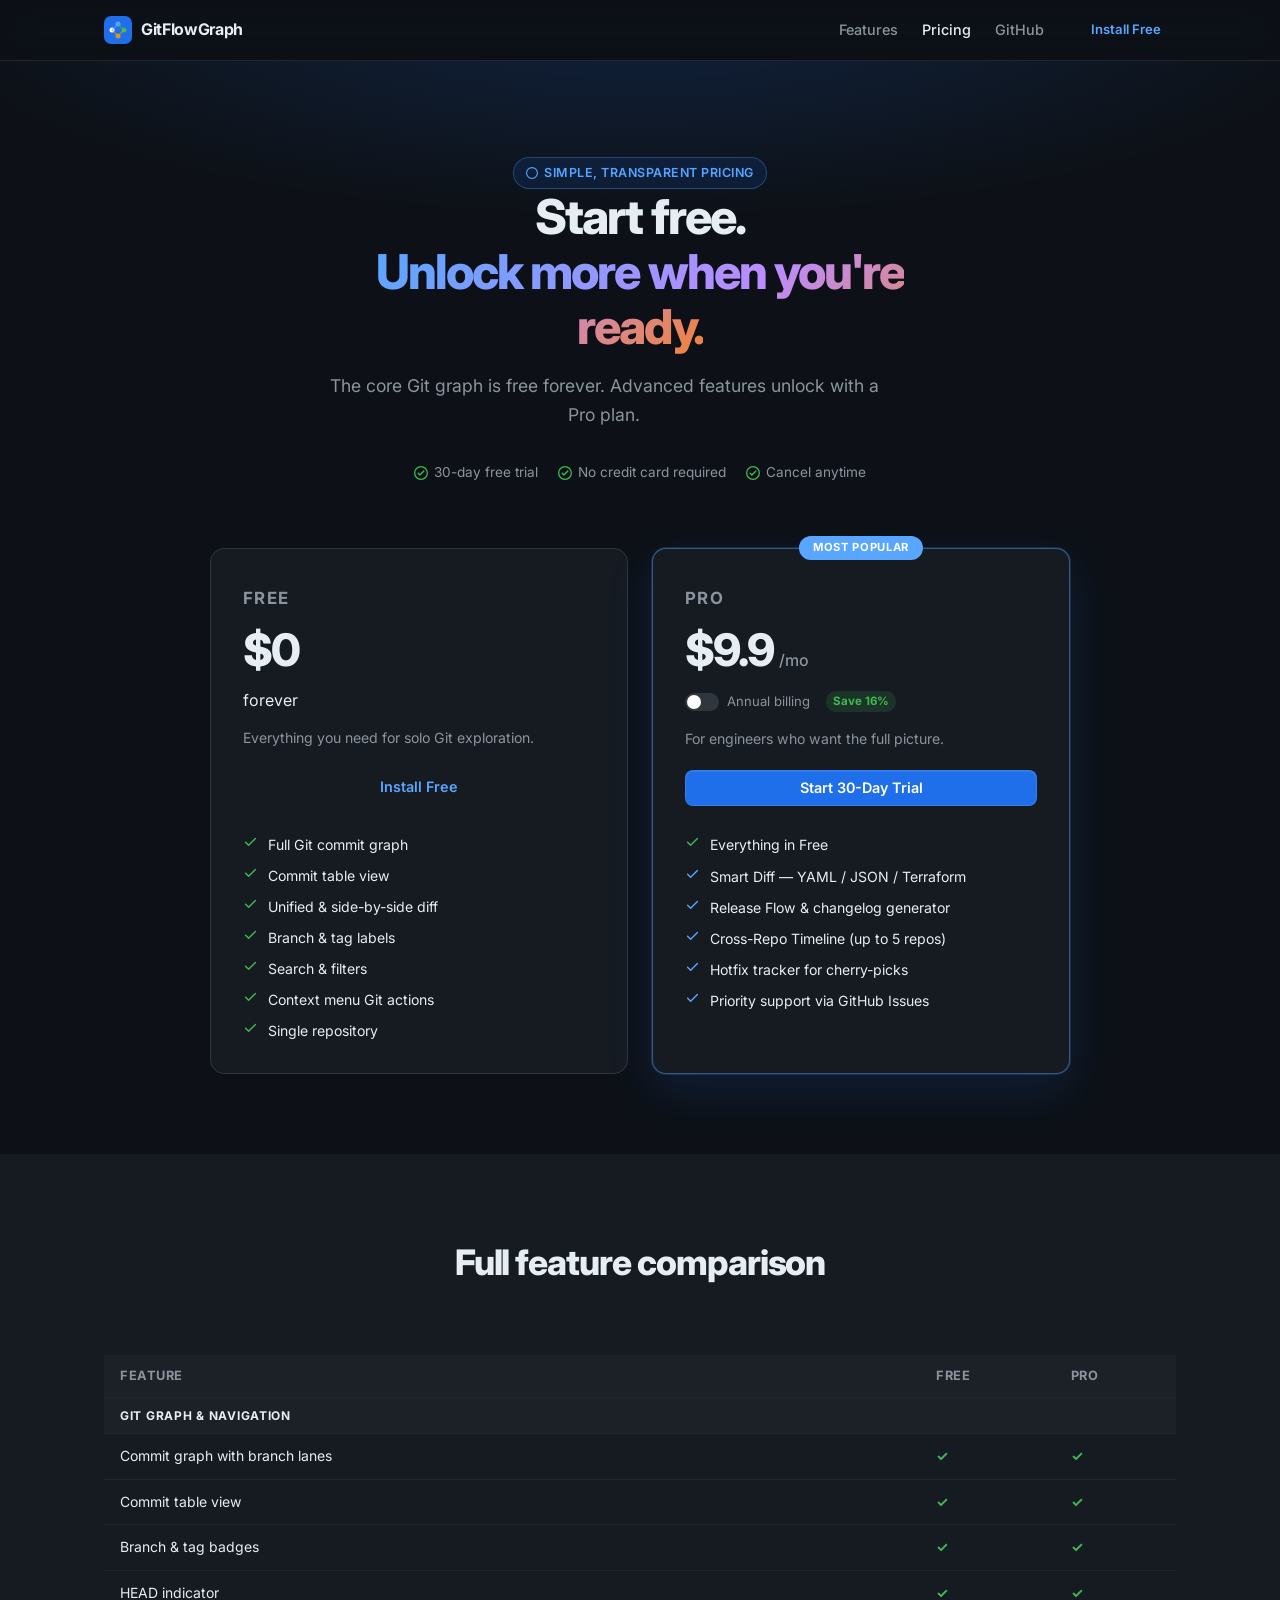
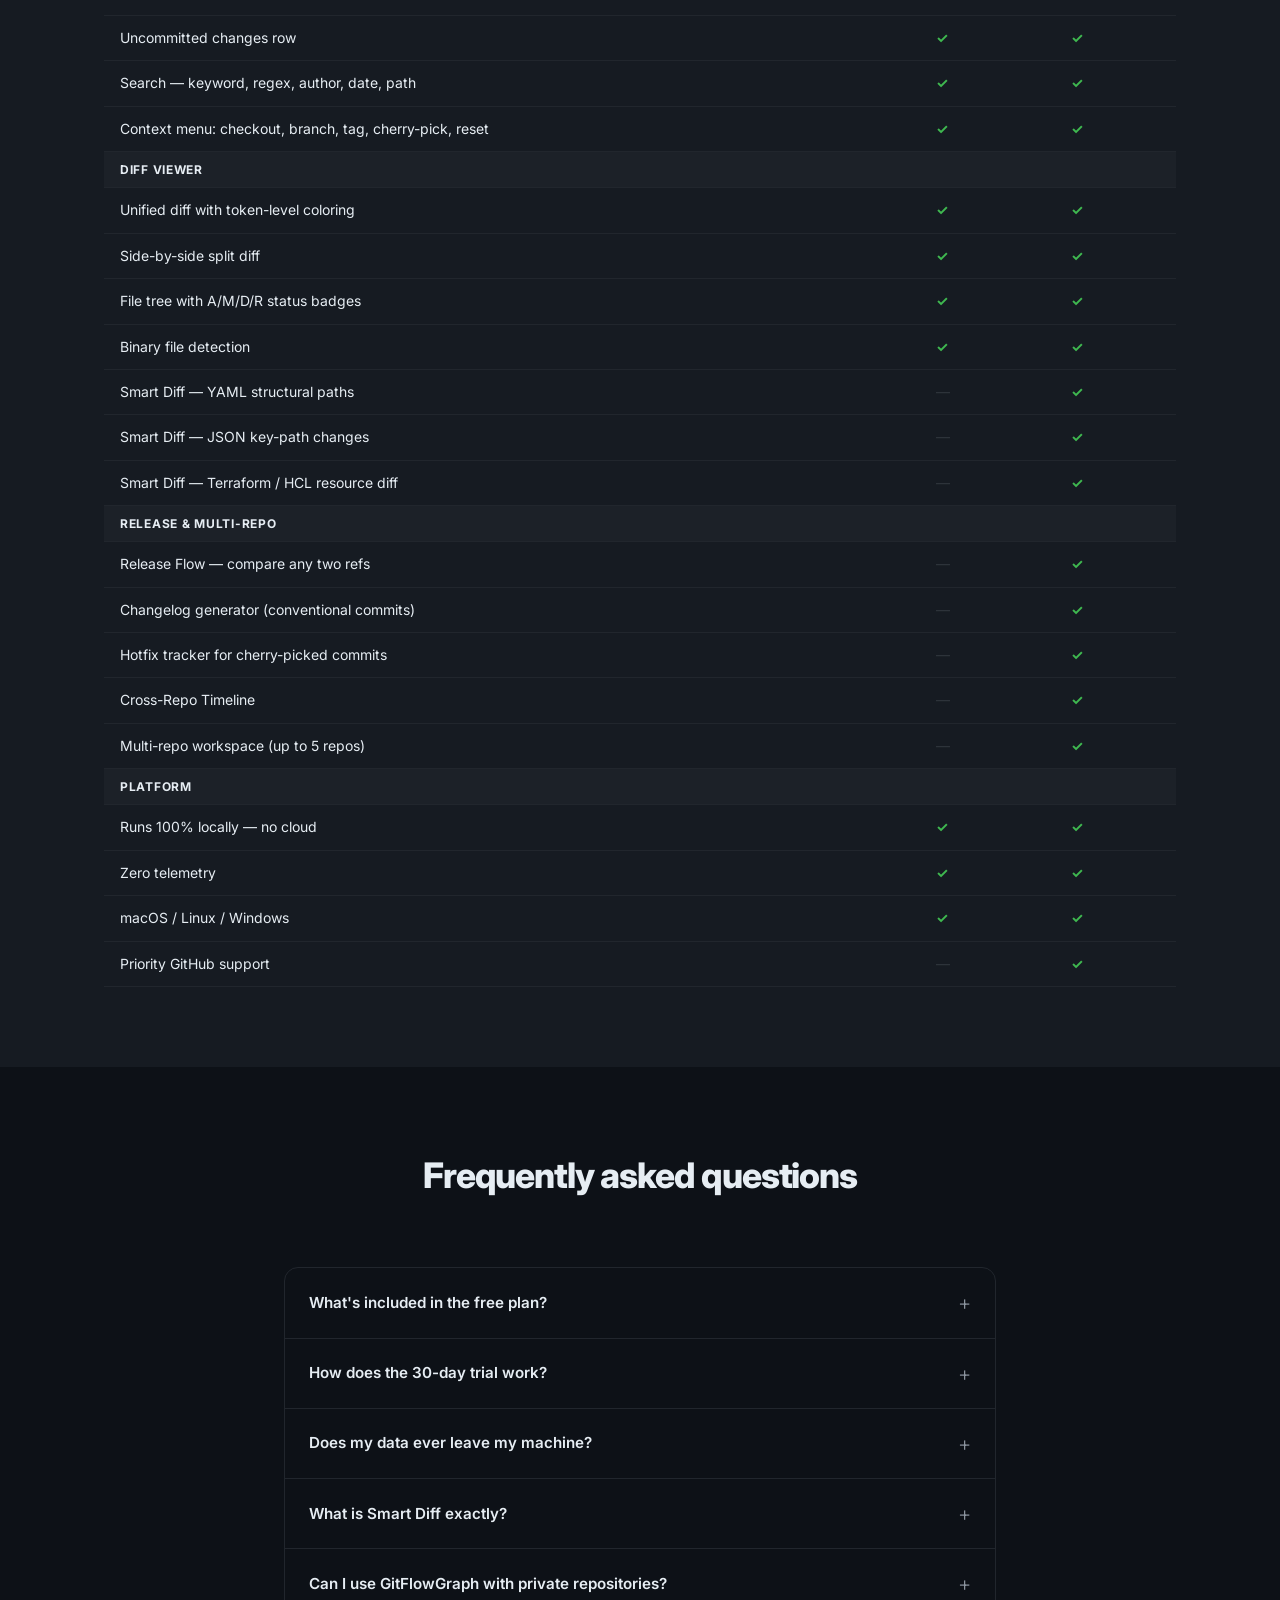
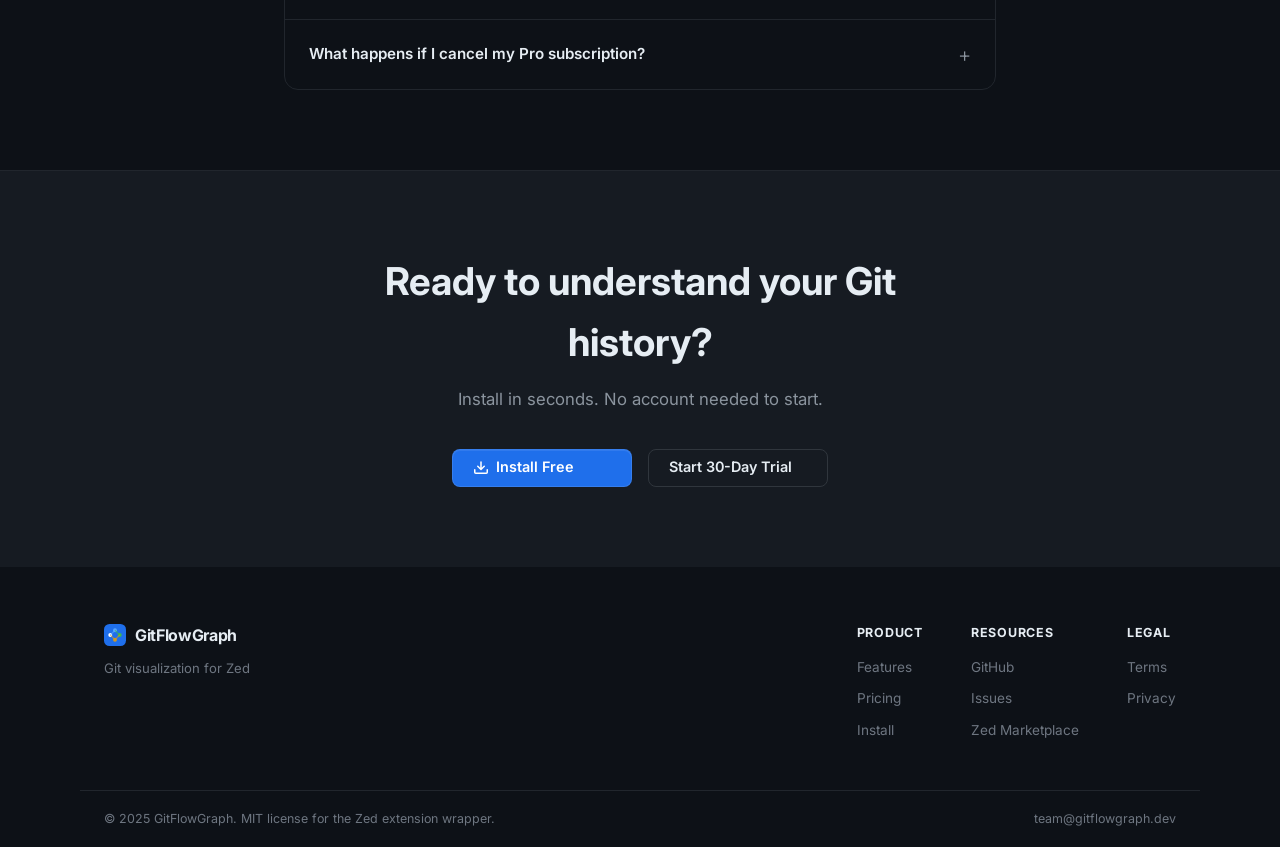
<file: site/pricing.html>
<!DOCTYPE html>
<html lang="en">
<head>
  <meta charset="UTF-8" />
  <meta name="viewport" content="width=device-width, initial-scale=1.0" />
  <title>Pricing — GitFlowGraph</title>
  <meta name="description" content="GitFlowGraph pricing plans. Start free, upgrade when you need advanced Git visualization features." />
  <link rel="icon" href="assets/favicon.svg" type="image/svg+xml" />
  <link rel="preconnect" href="https://fonts.googleapis.com" />
  <link rel="preconnect" href="https://fonts.gstatic.com" crossorigin />
  <link href="https://fonts.googleapis.com/css2?family=Inter:wght@400;500;600;700&family=JetBrains+Mono:wght@400;500&display=swap" rel="stylesheet" />
  <link rel="stylesheet" href="styles.css" />
</head>
<body>

  <!-- ── Nav ────────────────────────────────────────────────────────────── -->
  <header class="nav">
    <div class="nav-inner container">
      <a href="index.html" class="nav-logo">
        <svg width="28" height="28" viewBox="0 0 28 28" fill="none">
          <rect width="28" height="28" rx="7" fill="#1f6feb"/>
          <circle cx="8"  cy="14" r="2.5" fill="#fff"/>
          <circle cx="14" cy="8"  r="2.5" fill="#58a6ff"/>
          <circle cx="20" cy="14" r="2.5" fill="#3fb950"/>
          <circle cx="14" cy="20" r="2.5" fill="#d29922"/>
          <line x1="8"  y1="14" x2="14" y2="8"  stroke="#58a6ff" stroke-width="1.5" opacity="0.6"/>
          <line x1="14" y1="8"  x2="20" y2="14" stroke="#3fb950" stroke-width="1.5" opacity="0.6"/>
          <line x1="8"  y1="14" x2="14" y2="20" stroke="#d29922" stroke-width="1.5" opacity="0.6"/>
          <line x1="20" y1="14" x2="14" y2="20" stroke="#d29922" stroke-width="1.5" opacity="0.6"/>
        </svg>
        <span>GitFlowGraph</span>
      </a>
      <nav class="nav-links">
        <a href="index.html#features">Features</a>
        <a href="pricing.html" class="nav-active">Pricing</a>
        <a href="https://github.com/DevEloLin/GitFlowGraph" target="_blank">GitHub</a>
      </nav>
      <a href="index.html#install" class="btn btn-sm">Install Free</a>
    </div>
  </header>

  <!-- ── Pricing Hero ──────────────────────────────────────────────────── -->
  <section class="hero" style="padding-bottom: 0;">
    <div class="container" style="text-align: center; max-width: 680px; margin: 0 auto; padding-bottom: 64px;">
      <div class="badge">
        <svg width="12" height="12" viewBox="0 0 16 16" fill="#58a6ff"><path d="M8 0a8 8 0 1 1 0 16A8 8 0 0 1 8 0ZM1.5 8a6.5 6.5 0 1 0 13 0 6.5 6.5 0 0 0-13 0Z"/></svg>
        Simple, transparent pricing
      </div>
      <h1 style="font-size: clamp(2rem, 5vw, 3rem); margin-bottom: 16px;">
        Start free.<br/>
        <span class="gradient-text">Unlock more when you're ready.</span>
      </h1>
      <p class="hero-sub" style="font-size: 1.1rem; margin-bottom: 32px;">
        The core Git graph is free forever. Advanced features unlock with a Pro plan.
      </p>
      <div style="display: flex; gap: 20px; justify-content: center; flex-wrap: wrap; font-size: 0.85rem; color: var(--text-2);">
        <span style="display:flex; align-items:center; gap:6px;">
          <svg width="14" height="14" viewBox="0 0 16 16" fill="#3fb950"><path d="M8 0a8 8 0 1 1 0 16A8 8 0 0 1 8 0ZM1.5 8a6.5 6.5 0 1 0 13 0 6.5 6.5 0 0 0-13 0Zm10.28-1.72-4.5 4.5a.75.75 0 0 1-1.06 0l-2-2a.749.749 0 1 1 1.06-1.06l1.47 1.47 3.97-3.97a.749.749 0 1 1 1.06 1.06Z"/></svg>
          30-day free trial
        </span>
        <span style="display:flex; align-items:center; gap:6px;">
          <svg width="14" height="14" viewBox="0 0 16 16" fill="#3fb950"><path d="M8 0a8 8 0 1 1 0 16A8 8 0 0 1 8 0ZM1.5 8a6.5 6.5 0 1 0 13 0 6.5 6.5 0 0 0-13 0Zm10.28-1.72-4.5 4.5a.75.75 0 0 1-1.06 0l-2-2a.749.749 0 1 1 1.06-1.06l1.47 1.47 3.97-3.97a.749.749 0 1 1 1.06 1.06Z"/></svg>
          No credit card required
        </span>
        <span style="display:flex; align-items:center; gap:6px;">
          <svg width="14" height="14" viewBox="0 0 16 16" fill="#3fb950"><path d="M8 0a8 8 0 1 1 0 16A8 8 0 0 1 8 0ZM1.5 8a6.5 6.5 0 1 0 13 0 6.5 6.5 0 0 0-13 0Zm10.28-1.72-4.5 4.5a.75.75 0 0 1-1.06 0l-2-2a.749.749 0 1 1 1.06-1.06l1.47 1.47 3.97-3.97a.749.749 0 1 1 1.06 1.06Z"/></svg>
          Cancel anytime
        </span>
      </div>
    </div>
  </section>

  <!-- ── Plan Cards ────────────────────────────────────────────────────── -->
  <section style="background: var(--bg); padding: 0 0 80px;">
    <div class="container">
      <div class="pricing-grid">

        <!-- Free -->
        <div class="plan-card">
          <div class="plan-header">
            <div class="plan-name">Free</div>
            <div class="plan-price"><span class="price-amount">$0</span></div>
            <div class="plan-cycle">forever</div>
            <p class="plan-desc">Everything you need for solo Git exploration.</p>
          </div>
          <a href="index.html#install" class="btn" style="width:100%; text-align:center; display:block; margin-bottom: 28px;">Install Free</a>
          <ul class="plan-features">
            <li>
              <svg width="15" height="15" viewBox="0 0 16 16" fill="#3fb950"><path d="M13.78 4.22a.75.75 0 0 1 0 1.06l-7.25 7.25a.75.75 0 0 1-1.06 0L2.22 9.28a.749.749 0 1 1 1.06-1.06L6 10.94l6.72-6.72a.75.75 0 0 1 1.06 0Z"/></svg>
              Full Git commit graph
            </li>
            <li>
              <svg width="15" height="15" viewBox="0 0 16 16" fill="#3fb950"><path d="M13.78 4.22a.75.75 0 0 1 0 1.06l-7.25 7.25a.75.75 0 0 1-1.06 0L2.22 9.28a.749.749 0 1 1 1.06-1.06L6 10.94l6.72-6.72a.75.75 0 0 1 1.06 0Z"/></svg>
              Commit table view
            </li>
            <li>
              <svg width="15" height="15" viewBox="0 0 16 16" fill="#3fb950"><path d="M13.78 4.22a.75.75 0 0 1 0 1.06l-7.25 7.25a.75.75 0 0 1-1.06 0L2.22 9.28a.749.749 0 1 1 1.06-1.06L6 10.94l6.72-6.72a.75.75 0 0 1 1.06 0Z"/></svg>
              Unified &amp; side-by-side diff
            </li>
            <li>
              <svg width="15" height="15" viewBox="0 0 16 16" fill="#3fb950"><path d="M13.78 4.22a.75.75 0 0 1 0 1.06l-7.25 7.25a.75.75 0 0 1-1.06 0L2.22 9.28a.749.749 0 1 1 1.06-1.06L6 10.94l6.72-6.72a.75.75 0 0 1 1.06 0Z"/></svg>
              Branch &amp; tag labels
            </li>
            <li>
              <svg width="15" height="15" viewBox="0 0 16 16" fill="#3fb950"><path d="M13.78 4.22a.75.75 0 0 1 0 1.06l-7.25 7.25a.75.75 0 0 1-1.06 0L2.22 9.28a.749.749 0 1 1 1.06-1.06L6 10.94l6.72-6.72a.75.75 0 0 1 1.06 0Z"/></svg>
              Search &amp; filters
            </li>
            <li>
              <svg width="15" height="15" viewBox="0 0 16 16" fill="#3fb950"><path d="M13.78 4.22a.75.75 0 0 1 0 1.06l-7.25 7.25a.75.75 0 0 1-1.06 0L2.22 9.28a.749.749 0 1 1 1.06-1.06L6 10.94l6.72-6.72a.75.75 0 0 1 1.06 0Z"/></svg>
              Context menu Git actions
            </li>
            <li>
              <svg width="15" height="15" viewBox="0 0 16 16" fill="#3fb950"><path d="M13.78 4.22a.75.75 0 0 1 0 1.06l-7.25 7.25a.75.75 0 0 1-1.06 0L2.22 9.28a.749.749 0 1 1 1.06-1.06L6 10.94l6.72-6.72a.75.75 0 0 1 1.06 0Z"/></svg>
              Single repository
            </li>
          </ul>
        </div>

        <!-- Pro -->
        <div class="plan-card featured">
          <div class="plan-badge-top">Most popular</div>
          <div class="plan-header">
            <div class="plan-name">Pro</div>
            <div class="plan-price">
              <span class="price-amount" id="pro-price">$9.9</span>
              <span class="price-per" id="pro-per">/mo</span>
            </div>
            <div class="plan-cycle">
              <label class="toggle-label">
                <input type="checkbox" id="billing-toggle" onchange="toggleBilling()" />
                <span class="toggle-track"><span class="toggle-thumb"></span></span>
                Annual billing &nbsp;<span class="save-badge">Save 16%</span>
              </label>
            </div>
            <p class="plan-desc">For engineers who want the full picture.</p>
          </div>
          <a href="https://github.com/DevEloLin/GitFlowGraph" class="btn btn-primary" style="width:100%; text-align:center; display:block; margin-bottom: 28px;">Start 30-Day Trial</a>
          <ul class="plan-features">
            <li>
              <svg width="15" height="15" viewBox="0 0 16 16" fill="#3fb950"><path d="M13.78 4.22a.75.75 0 0 1 0 1.06l-7.25 7.25a.75.75 0 0 1-1.06 0L2.22 9.28a.749.749 0 1 1 1.06-1.06L6 10.94l6.72-6.72a.75.75 0 0 1 1.06 0Z"/></svg>
              Everything in Free
            </li>
            <li>
              <svg width="15" height="15" viewBox="0 0 16 16" fill="#58a6ff"><path d="M13.78 4.22a.75.75 0 0 1 0 1.06l-7.25 7.25a.75.75 0 0 1-1.06 0L2.22 9.28a.749.749 0 1 1 1.06-1.06L6 10.94l6.72-6.72a.75.75 0 0 1 1.06 0Z"/></svg>
              Smart Diff — YAML / JSON / Terraform
            </li>
            <li>
              <svg width="15" height="15" viewBox="0 0 16 16" fill="#58a6ff"><path d="M13.78 4.22a.75.75 0 0 1 0 1.06l-7.25 7.25a.75.75 0 0 1-1.06 0L2.22 9.28a.749.749 0 1 1 1.06-1.06L6 10.94l6.72-6.72a.75.75 0 0 1 1.06 0Z"/></svg>
              Release Flow &amp; changelog generator
            </li>
            <li>
              <svg width="15" height="15" viewBox="0 0 16 16" fill="#58a6ff"><path d="M13.78 4.22a.75.75 0 0 1 0 1.06l-7.25 7.25a.75.75 0 0 1-1.06 0L2.22 9.28a.749.749 0 1 1 1.06-1.06L6 10.94l6.72-6.72a.75.75 0 0 1 1.06 0Z"/></svg>
              Cross-Repo Timeline (up to 5 repos)
            </li>
            <li>
              <svg width="15" height="15" viewBox="0 0 16 16" fill="#58a6ff"><path d="M13.78 4.22a.75.75 0 0 1 0 1.06l-7.25 7.25a.75.75 0 0 1-1.06 0L2.22 9.28a.749.749 0 1 1 1.06-1.06L6 10.94l6.72-6.72a.75.75 0 0 1 1.06 0Z"/></svg>
              Hotfix tracker for cherry-picks
            </li>
            <li>
              <svg width="15" height="15" viewBox="0 0 16 16" fill="#58a6ff"><path d="M13.78 4.22a.75.75 0 0 1 0 1.06l-7.25 7.25a.75.75 0 0 1-1.06 0L2.22 9.28a.749.749 0 1 1 1.06-1.06L6 10.94l6.72-6.72a.75.75 0 0 1 1.06 0Z"/></svg>
              Priority support via GitHub Issues
            </li>
          </ul>
        </div>

      </div>
    </div>
  </section>

  <!-- ── Feature Comparison ────────────────────────────────────────────── -->
  <section style="background: var(--bg-2); padding: 80px 0;">
    <div class="container">
      <div class="section-header">
        <h2>Full feature comparison</h2>
      </div>
      <div class="compare-wrap">
        <table class="compare-table">
          <thead>
            <tr>
              <th>Feature</th>
              <th>Free</th>
              <th>Pro</th>
            </tr>
          </thead>
          <tbody>
            <tr class="compare-group">
              <td colspan="3">Git Graph &amp; Navigation</td>
            </tr>
            <tr>
              <td>Commit graph with branch lanes</td>
              <td><span class="ccheck">✓</span></td>
              <td><span class="ccheck">✓</span></td>
            </tr>
            <tr>
              <td>Commit table view</td>
              <td><span class="ccheck">✓</span></td>
              <td><span class="ccheck">✓</span></td>
            </tr>
            <tr>
              <td>Branch &amp; tag badges</td>
              <td><span class="ccheck">✓</span></td>
              <td><span class="ccheck">✓</span></td>
            </tr>
            <tr>
              <td>HEAD indicator</td>
              <td><span class="ccheck">✓</span></td>
              <td><span class="ccheck">✓</span></td>
            </tr>
            <tr>
              <td>Uncommitted changes row</td>
              <td><span class="ccheck">✓</span></td>
              <td><span class="ccheck">✓</span></td>
            </tr>
            <tr>
              <td>Search — keyword, regex, author, date, path</td>
              <td><span class="ccheck">✓</span></td>
              <td><span class="ccheck">✓</span></td>
            </tr>
            <tr>
              <td>Context menu: checkout, branch, tag, cherry-pick, reset</td>
              <td><span class="ccheck">✓</span></td>
              <td><span class="ccheck">✓</span></td>
            </tr>

            <tr class="compare-group">
              <td colspan="3">Diff Viewer</td>
            </tr>
            <tr>
              <td>Unified diff with token-level coloring</td>
              <td><span class="ccheck">✓</span></td>
              <td><span class="ccheck">✓</span></td>
            </tr>
            <tr>
              <td>Side-by-side split diff</td>
              <td><span class="ccheck">✓</span></td>
              <td><span class="ccheck">✓</span></td>
            </tr>
            <tr>
              <td>File tree with A/M/D/R status badges</td>
              <td><span class="ccheck">✓</span></td>
              <td><span class="ccheck">✓</span></td>
            </tr>
            <tr>
              <td>Binary file detection</td>
              <td><span class="ccheck">✓</span></td>
              <td><span class="ccheck">✓</span></td>
            </tr>
            <tr>
              <td>Smart Diff — YAML structural paths</td>
              <td><span class="cdash">—</span></td>
              <td><span class="ccheck">✓</span></td>
            </tr>
            <tr>
              <td>Smart Diff — JSON key-path changes</td>
              <td><span class="cdash">—</span></td>
              <td><span class="ccheck">✓</span></td>
            </tr>
            <tr>
              <td>Smart Diff — Terraform / HCL resource diff</td>
              <td><span class="cdash">—</span></td>
              <td><span class="ccheck">✓</span></td>
            </tr>

            <tr class="compare-group">
              <td colspan="3">Release &amp; Multi-Repo</td>
            </tr>
            <tr>
              <td>Release Flow — compare any two refs</td>
              <td><span class="cdash">—</span></td>
              <td><span class="ccheck">✓</span></td>
            </tr>
            <tr>
              <td>Changelog generator (conventional commits)</td>
              <td><span class="cdash">—</span></td>
              <td><span class="ccheck">✓</span></td>
            </tr>
            <tr>
              <td>Hotfix tracker for cherry-picked commits</td>
              <td><span class="cdash">—</span></td>
              <td><span class="ccheck">✓</span></td>
            </tr>
            <tr>
              <td>Cross-Repo Timeline</td>
              <td><span class="cdash">—</span></td>
              <td><span class="ccheck">✓</span></td>
            </tr>
            <tr>
              <td>Multi-repo workspace (up to 5 repos)</td>
              <td><span class="cdash">—</span></td>
              <td><span class="ccheck">✓</span></td>
            </tr>

            <tr class="compare-group">
              <td colspan="3">Platform</td>
            </tr>
            <tr>
              <td>Runs 100% locally — no cloud</td>
              <td><span class="ccheck">✓</span></td>
              <td><span class="ccheck">✓</span></td>
            </tr>
            <tr>
              <td>Zero telemetry</td>
              <td><span class="ccheck">✓</span></td>
              <td><span class="ccheck">✓</span></td>
            </tr>
            <tr>
              <td>macOS / Linux / Windows</td>
              <td><span class="ccheck">✓</span></td>
              <td><span class="ccheck">✓</span></td>
            </tr>
            <tr>
              <td>Priority GitHub support</td>
              <td><span class="cdash">—</span></td>
              <td><span class="ccheck">✓</span></td>
            </tr>
          </tbody>
        </table>
      </div>
    </div>
  </section>

  <!-- ── FAQ ──────────────────────────────────────────────────────────── -->
  <section style="background: var(--bg); padding: 80px 0;">
    <div class="container" style="max-width: 760px; margin: 0 auto;">
      <div class="section-header">
        <h2>Frequently asked questions</h2>
      </div>
      <div class="faq-list">

        <details class="faq-item">
          <summary>What's included in the free plan?</summary>
          <p>The free plan gives you the full Git commit graph, commit table view, unified and side-by-side diff viewer, branch and tag labels, all search and filter options, and context-menu Git actions (checkout, branch, tag, cherry-pick, soft/hard reset) — for a single repository, forever.</p>
        </details>

        <details class="faq-item">
          <summary>How does the 30-day trial work?</summary>
          <p>When you install GitFlowGraph, every Pro feature is automatically unlocked for 30 days at no cost. No credit card is required to start. At the end of the trial, Pro features are gated until a license is activated — the free tier continues working without any interruption.</p>
        </details>

        <details class="faq-item">
          <summary>Does my data ever leave my machine?</summary>
          <p>No. All Git operations — reading history, generating diffs, parsing files — run entirely locally using the bundled runtime binary. No commit data, diff content, or file contents are ever sent to any server. License validation communicates only a license key hash, not any repository data.</p>
        </details>

        <details class="faq-item">
          <summary>What is Smart Diff exactly?</summary>
          <p>Smart Diff is a semantic diffing engine that understands the <em>structure</em> of YAML, JSON, and Terraform/HCL files. Instead of showing raw line changes, it reports what logically changed — for example <code>spec.template.containers[0].image: nginx:1.24 → nginx:1.25</code> — with the full structural path so you always know precisely what changed and where.</p>
        </details>

        <details class="faq-item">
          <summary>Can I use GitFlowGraph with private repositories?</summary>
          <p>Yes. GitFlowGraph works with any local Git repository — private or public, hosted anywhere or fully offline. It reads your repo directly from disk via the bundled runtime and never needs network access to the remote for graph rendering or diff viewing.</p>
        </details>

        <details class="faq-item">
          <summary>What happens if I cancel my Pro subscription?</summary>
          <p>If you cancel, your account moves to the free tier at the end of the current billing period. The core Git graph and diff viewer remain fully functional. Smart Diff, Release Flow, and Cross-Repo Timeline become unavailable until a new license is activated.</p>
        </details>

      </div>
    </div>
  </section>

  <!-- ── CTA ──────────────────────────────────────────────────────────── -->
  <section style="background: var(--bg-2); padding: 80px 0; text-align: center; border-top: 1px solid var(--border);">
    <div class="container" style="max-width: 600px; margin: 0 auto;">
      <h2 style="font-size: clamp(1.6rem, 4vw, 2.4rem); margin-bottom: 12px;">Ready to understand your Git history?</h2>
      <p style="color: var(--text-2); margin-bottom: 36px; font-size: 1.05rem;">Install in seconds. No account needed to start.</p>
      <div style="display: flex; gap: 16px; justify-content: center; flex-wrap: wrap;">
        <a href="index.html#install" class="btn btn-primary" style="min-width: 180px; text-align: center;">
          <svg width="16" height="16" viewBox="0 0 16 16" fill="currentColor"><path d="M2.75 14A1.75 1.75 0 0 1 1 12.25v-2.5a.75.75 0 0 1 1.5 0v2.5c0 .138.112.25.25.25h10.5a.25.25 0 0 0 .25-.25v-2.5a.75.75 0 0 1 1.5 0v2.5A1.75 1.75 0 0 1 13.25 14Z"/><path d="M7.25 7.689V2a.75.75 0 0 1 1.5 0v5.689l1.97-1.97a.749.749 0 1 1 1.06 1.06l-3.25 3.25a.749.749 0 0 1-1.06 0L4.22 6.779a.749.749 0 1 1 1.06-1.06l1.97 1.97Z"/></svg>
          Install Free
        </a>
        <a href="https://github.com/DevEloLin/GitFlowGraph" class="btn btn-ghost" target="_blank" style="min-width: 180px; text-align: center;">
          Start 30-Day Trial
        </a>
      </div>
    </div>
  </section>

  <!-- ── Footer ────────────────────────────────────────────────────────── -->
  <footer class="footer">
    <div class="container footer-inner">
      <div class="footer-brand">
        <a href="index.html" class="nav-logo">
          <svg width="22" height="22" viewBox="0 0 28 28" fill="none">
            <rect width="28" height="28" rx="7" fill="#1f6feb"/>
            <circle cx="8"  cy="14" r="2.5" fill="#fff"/>
            <circle cx="14" cy="8"  r="2.5" fill="#58a6ff"/>
            <circle cx="20" cy="14" r="2.5" fill="#3fb950"/>
            <circle cx="14" cy="20" r="2.5" fill="#d29922"/>
            <line x1="8"  y1="14" x2="14" y2="8"  stroke="#58a6ff" stroke-width="1.5" opacity="0.6"/>
            <line x1="14" y1="8"  x2="20" y2="14" stroke="#3fb950" stroke-width="1.5" opacity="0.6"/>
            <line x1="8"  y1="14" x2="14" y2="20" stroke="#d29922" stroke-width="1.5" opacity="0.6"/>
            <line x1="20" y1="14" x2="14" y2="20" stroke="#d29922" stroke-width="1.5" opacity="0.6"/>
          </svg>
          <span>GitFlowGraph</span>
        </a>
        <p>Git visualization for Zed</p>
      </div>
      <div class="footer-links">
        <div class="footer-col">
          <h5>Product</h5>
          <a href="index.html#features">Features</a>
          <a href="pricing.html">Pricing</a>
          <a href="index.html#install">Install</a>
        </div>
        <div class="footer-col">
          <h5>Resources</h5>
          <a href="https://github.com/DevEloLin/GitFlowGraph" target="_blank">GitHub</a>
          <a href="https://github.com/DevEloLin/GitFlowGraph/issues" target="_blank">Issues</a>
          <a href="https://zed.dev/extensions?q=gitflowgraph" target="_blank">Zed Marketplace</a>
        </div>
        <div class="footer-col">
          <h5>Legal</h5>
          <a href="/terms">Terms</a>
          <a href="/privacy">Privacy</a>
        </div>
      </div>
    </div>
    <div class="footer-bottom">
      <div class="container footer-bottom-inner">
        <span>© 2025 GitFlowGraph. MIT license for the Zed extension wrapper.</span>
        <span>team@gitflowgraph.dev</span>
      </div>
    </div>
  </footer>

  <script>
    function toggleBilling() {
      const annual = document.getElementById('billing-toggle').checked;
      document.getElementById('pro-price').textContent = annual ? '$99' : '$9.9';
      document.getElementById('pro-per').textContent = annual ? '/yr' : '/mo';
    }
  </script>

</body>
</html>
</file>
<file: docs/styles.css>
/* ── Reset & Tokens ──────────────────────────────────────────────────────── */
*, *::before, *::after { box-sizing: border-box; margin: 0; padding: 0; }

:root {
  --bg:        #0d1117;
  --bg-2:      #161b22;
  --bg-3:      #1c2128;
  --border:    #21262d;
  --border-2:  #30363d;

  --text:      #e6edf3;
  --text-2:    #8b949e;
  --text-3:    #6e7681;

  --blue:      #58a6ff;
  --blue-dark: #1f6feb;
  --blue-bg:   rgba(31, 111, 235, 0.12);
  --green:     #3fb950;
  --green-bg:  rgba(63, 185, 80, 0.12);
  --yellow:    #d29922;
  --yellow-bg: rgba(210, 153, 34, 0.12);
  --red:       #f85149;
  --purple:    #bc8cff;

  --radius:    8px;
  --radius-lg: 14px;
  --shadow:    0 0 0 1px var(--border), 0 8px 32px rgba(0,0,0,.4);
  --shadow-sm: 0 0 0 1px var(--border);

  --font-sans: 'Inter', system-ui, -apple-system, sans-serif;
  --font-mono: 'JetBrains Mono', 'Fira Code', monospace;
}

html { scroll-behavior: smooth; font-size: 16px; }

/* Prevent EN→ZH content flash for users whose saved preference is Chinese.
   The inline <head> script adds `lang-pending-zh`; applyLang() removes it
   and adds `i18n-ready` once translations are written to the DOM. A 700ms
   safety timeout (in i18n.js) ensures the page is never permanently hidden
   if JS fails. */
html.lang-pending-zh:not(.i18n-ready) body { visibility: hidden; }

body {
  font-family: var(--font-sans);
  background: var(--bg);
  color: var(--text);
  line-height: 1.6;
  -webkit-font-smoothing: antialiased;
}

a { color: var(--blue); text-decoration: none; }
a:hover { text-decoration: underline; }

img { display: block; max-width: 100%; }

/* ── Layout ──────────────────────────────────────────────────────────────── */
.container {
  width: 100%;
  max-width: 1120px;
  margin: 0 auto;
  padding: 0 24px;
}

/* ── Buttons ─────────────────────────────────────────────────────────────── */
.btn {
  display: inline-flex;
  align-items: center;
  gap: 7px;
  padding: 10px 20px;
  border-radius: var(--radius);
  font-family: var(--font-sans);
  font-size: 0.9rem;
  font-weight: 600;
  line-height: 1;
  cursor: pointer;
  border: 1px solid transparent;
  transition: opacity 0.15s, background 0.15s, border-color 0.15s, box-shadow 0.15s;
  white-space: nowrap;
  text-decoration: none;
}
.btn:hover { text-decoration: none; opacity: 0.88; }

.btn-sm { padding: 7px 14px; font-size: 0.82rem; }

.btn-primary {
  background: var(--blue-dark);
  color: #fff;
  border-color: rgba(255,255,255,0.1);
  box-shadow: 0 1px 0 rgba(255,255,255,.08) inset;
}
.btn-primary:hover { background: #2176c7; opacity: 1; }

.btn-ghost {
  background: transparent;
  color: var(--text);
  border-color: var(--border-2);
}
.btn-ghost:hover { background: var(--bg-2); opacity: 1; }

.btn-outline {
  background: transparent;
  color: var(--text);
  border-color: var(--border-2);
}
.btn-outline:hover { background: var(--bg-2); border-color: var(--blue); color: var(--blue); opacity: 1; }

.w-full { width: 100%; justify-content: center; }

/* ── Nav ─────────────────────────────────────────────────────────────────── */
.nav {
  position: sticky;
  top: 0;
  z-index: 100;
  background: rgba(13, 17, 23, 0.85);
  backdrop-filter: blur(16px) saturate(180%);
  -webkit-backdrop-filter: blur(16px) saturate(180%);
  border-bottom: 1px solid var(--border);
}

.nav-inner {
  display: flex;
  align-items: center;
  gap: 32px;
  height: 60px;
}

.nav-logo {
  display: flex;
  align-items: center;
  gap: 9px;
  color: var(--text);
  font-weight: 700;
  font-size: 1rem;
  letter-spacing: -0.02em;
  flex-shrink: 0;
  text-decoration: none;
}
.nav-logo svg { flex-shrink: 0; }
.nav-logo:hover { opacity: 0.85; text-decoration: none; }

.nav-links {
  display: flex;
  align-items: center;
  gap: 24px;
  margin-left: auto;
}
.nav-links a {
  color: var(--text-2);
  font-size: 0.9rem;
  font-weight: 500;
  transition: color 0.15s;
  text-decoration: none;
}
.nav-links a:hover { color: var(--text); text-decoration: none; }

/* ── Language switch ─────────────────────────────────────────────────────── */
.lang-switch {
  display: inline-flex;
  align-items: center;
  gap: 2px;
  background: var(--bg-2);
  border: 1px solid var(--border-2);
  border-radius: 999px;
  padding: 3px;
  flex-shrink: 0;
}
.lang-switch button {
  appearance: none;
  background: transparent;
  border: 0;
  color: var(--text-2);
  font-family: var(--font-sans);
  font-size: 0.78rem;
  font-weight: 600;
  letter-spacing: 0.02em;
  padding: 5px 12px;
  border-radius: 999px;
  cursor: pointer;
  line-height: 1;
  transition: color 0.15s, background 0.15s;
}
.lang-switch button:hover { color: var(--text); }
.lang-switch button.lang-active {
  background: var(--blue-dark);
  color: #fff;
  box-shadow: 0 0 0 1px rgba(255, 255, 255, 0.06) inset;
}
@media (max-width: 640px) {
  .lang-switch button { padding: 4px 9px; font-size: 0.72rem; }
}

/* ── Hero ────────────────────────────────────────────────────────────────── */
.hero {
  padding: 96px 0 64px;
  overflow: hidden;
  position: relative;
}
.hero::before {
  content: '';
  position: absolute;
  inset: 0;
  background: radial-gradient(ellipse 80% 60% at 50% -10%, rgba(31,111,235,.18) 0%, transparent 70%);
  pointer-events: none;
}

.hero-inner {
  display: flex;
  flex-direction: column;
  align-items: center;
  text-align: center;
  gap: 28px;
}

.badge {
  display: inline-flex;
  align-items: center;
  gap: 6px;
  background: var(--blue-bg);
  border: 1px solid rgba(88, 166, 255, 0.3);
  color: var(--blue);
  font-size: 0.78rem;
  font-weight: 600;
  letter-spacing: 0.04em;
  text-transform: uppercase;
  padding: 5px 12px;
  border-radius: 20px;
}

.hero h1 {
  font-size: clamp(2.2rem, 5vw, 3.6rem);
  font-weight: 800;
  line-height: 1.15;
  letter-spacing: -0.04em;
  color: var(--text);
}

.gradient-text {
  background: linear-gradient(135deg, var(--blue) 0%, var(--purple) 60%, #f0833a 100%);
  -webkit-background-clip: text;
  -webkit-text-fill-color: transparent;
  background-clip: text;
}

.hero-sub {
  color: var(--text-2);
  font-size: 1.1rem;
  line-height: 1.7;
  max-width: 560px;
}

.hero-actions {
  display: flex;
  align-items: center;
  gap: 12px;
  flex-wrap: wrap;
  justify-content: center;
}
.hero-actions .btn { padding: 12px 24px; font-size: 0.95rem; }

.br-lg { display: none; }
@media (min-width: 640px) { .br-lg { display: block; } }

/* ── Screenshot chrome mockup ─────────────────────────────────────────────── */
.hero-screenshot {
  width: 100%;
  max-width: 900px;
  border-radius: var(--radius-lg);
  overflow: hidden;
  box-shadow: var(--shadow);
  border: 1px solid var(--border-2);
  margin-top: 16px;
}

.screenshot-chrome {
  background: var(--bg-3);
  border-bottom: 1px solid var(--border);
  padding: 10px 16px;
  display: flex;
  align-items: center;
  gap: 12px;
}

.chrome-dots {
  display: flex;
  align-items: center;
  gap: 6px;
  flex-shrink: 0;
}
.chrome-dots span {
  width: 12px;
  height: 12px;
  border-radius: 50%;
  background: var(--border-2);
}
.chrome-dots span:nth-child(1) { background: #f85149; }
.chrome-dots span:nth-child(2) { background: #d29922; }
.chrome-dots span:nth-child(3) { background: #3fb950; }

.chrome-bar {
  flex: 1;
  background: var(--bg-2);
  border: 1px solid var(--border);
  border-radius: 6px;
  height: 26px;
  display: flex;
  align-items: center;
  justify-content: center;
  max-width: 320px;
  margin: 0 auto;
}
.chrome-url {
  font-family: var(--font-mono);
  font-size: 0.75rem;
  color: var(--text-3);
  letter-spacing: 0.02em;
}

.screenshot-img {
  width: 100%;
  background: var(--bg-2);
  min-height: 380px;
  object-fit: cover;
  object-position: top;
}

.hero-mock {
  width: 100%;
  background: #0d1117;
  display: block;
  line-height: 0;
}
.hero-mock svg { display: block; width: 100%; height: auto; }

/* ── Strip ───────────────────────────────────────────────────────────────── */
.strip {
  background: var(--bg-2);
  border-top: 1px solid var(--border);
  border-bottom: 1px solid var(--border);
  padding: 16px 0;
}
.strip-inner {
  display: flex;
  align-items: center;
  flex-wrap: wrap;
  gap: 10px 16px;
}
.strip-label {
  font-size: 0.8rem;
  font-weight: 500;
  color: var(--text-3);
}
.pill {
  background: var(--bg-3);
  border: 1px solid var(--border-2);
  color: var(--text-2);
  font-size: 0.78rem;
  font-weight: 500;
  padding: 3px 10px;
  border-radius: 20px;
}
.sep {
  color: var(--text-3);
  font-size: 0.8rem;
}

/* ── Section headers ─────────────────────────────────────────────────────── */
.section-header {
  text-align: center;
  margin-bottom: 64px;
}
.section-header h2 {
  font-size: clamp(1.6rem, 3.5vw, 2.2rem);
  font-weight: 800;
  letter-spacing: -0.03em;
  color: var(--text);
  margin-bottom: 12px;
}
.section-header p {
  color: var(--text-2);
  font-size: 1.05rem;
  max-width: 520px;
  margin: 0 auto;
}

/* ── Features ────────────────────────────────────────────────────────────── */
.features {
  padding: 96px 0;
  border-top: 1px solid var(--border);
}

.feature-block {
  display: grid;
  grid-template-columns: 1fr 1fr;
  gap: 64px;
  align-items: center;
  margin-bottom: 96px;
}
.feature-block:last-child { margin-bottom: 0; }
.feature-block.reverse .feature-text { order: 2; }
.feature-block.reverse .feature-visual { order: 1; }

.feature-text {
  display: flex;
  flex-direction: column;
  gap: 16px;
}

.feature-tag {
  display: inline-flex;
  width: fit-content;
  background: var(--blue-bg);
  border: 1px solid rgba(88, 166, 255, 0.25);
  color: var(--blue);
  font-size: 0.72rem;
  font-weight: 700;
  letter-spacing: 0.06em;
  text-transform: uppercase;
  padding: 3px 10px;
  border-radius: 20px;
}
.feature-tag.pro {
  background: var(--yellow-bg);
  border-color: rgba(210, 153, 34, 0.3);
  color: var(--yellow);
}

.feature-text h3 {
  font-size: 1.75rem;
  font-weight: 800;
  letter-spacing: -0.03em;
  color: var(--text);
  line-height: 1.2;
}
.feature-text p {
  color: var(--text-2);
  font-size: 0.97rem;
  line-height: 1.7;
}

.feature-list {
  list-style: none;
  display: flex;
  flex-direction: column;
  gap: 9px;
}
.feature-list li {
  display: flex;
  align-items: flex-start;
  gap: 10px;
  color: var(--text-2);
  font-size: 0.9rem;
  line-height: 1.5;
}
.feature-list li::before {
  content: '→';
  color: var(--green);
  font-weight: 700;
  flex-shrink: 0;
  margin-top: 1px;
}

kbd {
  display: inline-flex;
  align-items: center;
  background: var(--bg-3);
  border: 1px solid var(--border-2);
  border-radius: 4px;
  font-family: var(--font-mono);
  font-size: 0.78rem;
  padding: 1px 6px;
  color: var(--text-2);
  box-shadow: 0 1px 0 var(--border-2);
}
code {
  font-family: var(--font-mono);
  font-size: 0.85em;
  background: var(--bg-3);
  border: 1px solid var(--border);
  border-radius: 4px;
  padding: 1px 6px;
  color: var(--blue);
}

/* ── Code demo ───────────────────────────────────────────────────────────── */
.code-demo {
  background: var(--bg-2);
  border: 1px solid var(--border-2);
  border-radius: var(--radius);
  padding: 16px;
  font-family: var(--font-mono);
  font-size: 0.82rem;
  display: flex;
  flex-direction: column;
  gap: 2px;
  overflow-x: auto;
}

.code-line {
  display: flex;
  align-items: baseline;
  gap: 10px;
  padding: 2px 6px;
  border-radius: 4px;
}
.code-line.modified { background: rgba(210, 153, 34, 0.08); }
.code-line.added    { background: rgba(63, 185, 80, 0.08); }
.code-line.removed  { background: rgba(248, 81, 73, 0.08); }
.code-line.sub      { padding-left: 28px; }

.code-op {
  flex-shrink: 0;
  width: 14px;
  font-weight: 700;
  text-align: center;
}
.code-op.mod { color: var(--yellow); }
.code-op.add { color: var(--green); }
.code-op.rem { color: var(--red); }

.code-path { color: var(--blue); }
.code-val  { color: var(--text-2); }

.arrow { color: var(--text-3); margin: 0 4px; }

/* ── Format pills ─────────────────────────────────────────────────────────── */
.format-pills {
  display: flex;
  gap: 8px;
  flex-wrap: wrap;
}
.format-pills span {
  background: var(--bg-3);
  border: 1px solid var(--border-2);
  color: var(--text-3);
  font-size: 0.75rem;
  font-weight: 600;
  letter-spacing: 0.04em;
  padding: 3px 10px;
  border-radius: 20px;
}

/* ── Feature visual / placeholder ─────────────────────────────────────────── */
.feature-visual {
  border-radius: var(--radius-lg);
  overflow: hidden;
  border: 1px solid var(--border-2);
}
.feature-visual img {
  width: 100%;
  object-fit: cover;
  display: block;
}
.feature-visual.placeholder {
  background: var(--bg-2);
  min-height: 340px;
  display: flex;
  align-items: center;
  justify-content: center;
  position: relative;
  border: 1px dashed var(--border-2);
}
.placeholder-inner {
  display: flex;
  flex-direction: column;
  align-items: center;
  gap: 12px;
  color: var(--text-3);
  font-size: 0.8rem;
  font-weight: 500;
}

/* ── Pricing ─────────────────────────────────────────────────────────────── */
.pricing {
  padding: 96px 0;
  background: var(--bg-2);
  border-top: 1px solid var(--border);
  border-bottom: 1px solid var(--border);
}

.pricing-eyebrow {
  display: inline-flex;
  align-items: center;
  gap: 6px;
  background: var(--blue-bg);
  border: 1px solid rgba(88, 166, 255, 0.3);
  color: var(--blue);
  font-size: 0.72rem;
  font-weight: 700;
  letter-spacing: 0.08em;
  text-transform: uppercase;
  padding: 4px 12px;
  border-radius: 20px;
  margin-bottom: 16px;
}

.plans {
  display: grid;
  grid-template-columns: 1fr 1fr;
  gap: 24px;
  max-width: 840px;
  margin: 0 auto;
}

.plan {
  background: var(--bg);
  border: 1px solid var(--border-2);
  border-radius: var(--radius-lg);
  padding: 32px;
  display: flex;
  flex-direction: column;
  gap: 24px;
  position: relative;
}

.plan-pro {
  border-color: rgba(88, 166, 255, 0.4);
  box-shadow: 0 0 0 1px rgba(88, 166, 255, 0.15), 0 12px 40px rgba(31, 111, 235, 0.12);
}

.plan-badge {
  position: absolute;
  top: -13px;
  left: 50%;
  transform: translateX(-50%);
  background: var(--blue-dark);
  color: #fff;
  font-size: 0.72rem;
  font-weight: 700;
  letter-spacing: 0.05em;
  text-transform: uppercase;
  padding: 3px 14px;
  border-radius: 20px;
  white-space: nowrap;
}

.plan-header {
  display: flex;
  flex-direction: column;
  gap: 8px;
}
.plan-header h3 {
  font-size: 1.25rem;
  font-weight: 800;
  color: var(--text);
}
.plan-price {
  display: flex;
  align-items: baseline;
  gap: 4px;
}
.price-num {
  font-size: 2.4rem;
  font-weight: 800;
  color: var(--text);
  letter-spacing: -0.04em;
}
.price-period {
  font-size: 0.9rem;
  color: var(--text-2);
  font-weight: 500;
}
.plan-header p {
  color: var(--text-2);
  font-size: 0.88rem;
}
.plan-annual {
  font-size: 0.82rem;
  color: var(--green);
}
.plan-annual strong { color: var(--green); }

.plan-features {
  list-style: none;
  display: flex;
  flex-direction: column;
  gap: 10px;
  flex: 1;
}
.plan-features li {
  display: flex;
  align-items: flex-start;
  gap: 10px;
  font-size: 0.88rem;
  color: var(--text);
  line-height: 1.5;
}
.plan-features li.dim { color: var(--text-3); }

.check { color: var(--green); font-weight: 700; flex-shrink: 0; }
.cross { color: var(--border-2); font-weight: 700; flex-shrink: 0; }
.muted { color: var(--text-3); font-size: 0.82rem; padding-left: 24px; }

.plan-note {
  text-align: center;
  color: var(--text-3);
  font-size: 0.78rem;
  margin-top: -12px;
}

/* ── Feature comparison table ────────────────────────────────────────────── */
.compare-wrap {
  margin-top: 64px;
}
.compare-title {
  font-size: 1.1rem;
  font-weight: 700;
  color: var(--text);
  margin-bottom: 20px;
  text-align: center;
  letter-spacing: -0.02em;
}

.compare-table {
  width: 100%;
  border-collapse: collapse;
  font-size: 0.875rem;
}
.compare-table th,
.compare-table td {
  padding: 11px 16px;
  text-align: left;
  border-bottom: 1px solid var(--border);
}
.compare-table thead th {
  background: var(--bg-3);
  font-weight: 700;
  font-size: 0.8rem;
  letter-spacing: 0.04em;
  text-transform: uppercase;
  color: var(--text-2);
  position: sticky;
  top: 60px;
}
.compare-table .col-free,
.compare-table .col-pro {
  text-align: center;
  width: 100px;
}
.compare-table .col-pro { color: var(--blue); }

.compare-table tbody tr:hover td { background: rgba(255,255,255,0.025); }

.compare-group td {
  background: var(--bg-3) !important;
  font-weight: 700;
  font-size: 0.75rem;
  letter-spacing: 0.06em;
  text-transform: uppercase;
  color: var(--text-2);
  padding: 8px 16px;
}
.compare-table td:first-child { color: var(--text); }

.ccheck { text-align: center; color: var(--green); font-weight: 700; }
.cdash  { text-align: center; color: var(--border-2); }
.cval   { text-align: center; color: var(--text-2); font-family: var(--font-mono); font-size: 0.82rem; }

/* ── Install ─────────────────────────────────────────────────────────────── */
.install {
  padding: 96px 0;
}

.install-steps {
  display: flex;
  align-items: flex-start;
  gap: 0;
  max-width: 860px;
  margin: 0 auto;
}

.step {
  flex: 1;
  display: flex;
  flex-direction: column;
  align-items: center;
  text-align: center;
  gap: 16px;
}

.step-num {
  width: 44px;
  height: 44px;
  border-radius: 50%;
  background: var(--blue-dark);
  color: #fff;
  font-size: 1.1rem;
  font-weight: 800;
  display: flex;
  align-items: center;
  justify-content: center;
  flex-shrink: 0;
  box-shadow: 0 0 0 4px rgba(31, 111, 235, 0.15);
}

.step-body h4 {
  font-size: 1rem;
  font-weight: 700;
  color: var(--text);
  margin-bottom: 6px;
}
.step-body p {
  color: var(--text-2);
  font-size: 0.88rem;
  line-height: 1.6;
}

.step-arrow {
  color: var(--text-3);
  font-size: 1.5rem;
  padding: 0 8px;
  margin-top: 12px;
  flex-shrink: 0;
}

/* ── Privacy strip ─────────────────────────────────────────────────────────── */
.privacy-strip {
  background: var(--bg-2);
  border-top: 1px solid var(--border);
  border-bottom: 1px solid var(--border);
  padding: 24px 0;
}
.privacy-inner {
  display: flex;
  align-items: center;
  justify-content: center;
  flex-wrap: wrap;
  gap: 32px;
}
.privacy-item {
  display: flex;
  align-items: center;
  gap: 8px;
  color: var(--text-2);
  font-size: 0.88rem;
  font-weight: 500;
}

/* ── Footer ──────────────────────────────────────────────────────────────── */
.footer {
  background: var(--bg);
  padding: 56px 0 0;
}
.footer-inner {
  display: flex;
  gap: 64px;
  padding-bottom: 48px;
  border-bottom: 1px solid var(--border);
}

.footer-brand {
  display: flex;
  flex-direction: column;
  gap: 10px;
  flex-shrink: 0;
}
.footer-brand p {
  color: var(--text-3);
  font-size: 0.82rem;
}

.footer-links {
  display: flex;
  gap: 48px;
  margin-left: auto;
}

.footer-col {
  display: flex;
  flex-direction: column;
  gap: 10px;
}
.footer-col h5 {
  font-size: 0.78rem;
  font-weight: 700;
  letter-spacing: 0.06em;
  text-transform: uppercase;
  color: var(--text);
  margin-bottom: 4px;
}
.footer-col a {
  color: var(--text-3);
  font-size: 0.85rem;
  transition: color 0.15s;
  text-decoration: none;
}
.footer-col a:hover { color: var(--text); text-decoration: none; }

.footer-bottom {
  padding: 18px 0;
}
.footer-bottom-inner {
  display: flex;
  align-items: center;
  justify-content: space-between;
  gap: 16px;
  flex-wrap: wrap;
}
.footer-bottom-inner span {
  font-size: 0.78rem;
  color: var(--text-3);
}

/* ── Footer "coming soon" links (Terms/Privacy until real pages exist) ──── */
.footer-soon {
  display: inline-flex;
  align-items: center;
  gap: 8px;
  cursor: not-allowed;
  opacity: 0.7;
}
.footer-soon:hover { color: var(--text-3); }
.footer-soon-tag {
  font-size: 0.65rem;
  font-weight: 600;
  letter-spacing: 0.04em;
  padding: 2px 6px;
  border-radius: 999px;
  background: rgba(139, 148, 158, 0.16);
  color: var(--text-3);
  text-transform: uppercase;
}

/* ── Mobile nav toggle (default hidden, shown on narrow viewports) ───────── */
.nav-toggle {
  display: none;
  appearance: none;
  background: transparent;
  border: 1px solid var(--border-2);
  border-radius: 8px;
  width: 38px;
  height: 38px;
  padding: 0;
  cursor: pointer;
  position: relative;
  flex-shrink: 0;
  transition: border-color 0.15s, background 0.15s;
}
.nav-toggle:hover { background: var(--bg-2); border-color: var(--text-3); }
.nav-toggle:focus-visible {
  outline: 2px solid var(--blue);
  outline-offset: 2px;
}
.nav-toggle-bar {
  position: absolute;
  left: 9px;
  width: 18px;
  height: 2px;
  background: var(--text);
  border-radius: 2px;
  transition: transform 0.18s ease, opacity 0.18s ease, top 0.18s ease;
}
.nav-toggle-bar:nth-child(1) { top: 12px; }
.nav-toggle-bar:nth-child(2) { top: 18px; }
.nav-toggle-bar:nth-child(3) { top: 24px; }
.nav-toggle[aria-expanded="true"] .nav-toggle-bar:nth-child(1) {
  top: 18px;
  transform: rotate(45deg);
}
.nav-toggle[aria-expanded="true"] .nav-toggle-bar:nth-child(2) {
  opacity: 0;
}
.nav-toggle[aria-expanded="true"] .nav-toggle-bar:nth-child(3) {
  top: 18px;
  transform: rotate(-45deg);
}

/* ── Responsive ──────────────────────────────────────────────────────────── */
@media (max-width: 900px) {
  .feature-block,
  .feature-block.reverse {
    grid-template-columns: 1fr;
    gap: 32px;
  }
  .feature-block.reverse .feature-text,
  .feature-block.reverse .feature-visual {
    order: unset;
  }
  .plans {
    grid-template-columns: 1fr;
    max-width: 460px;
  }
  .footer-inner {
    flex-direction: column;
    gap: 32px;
  }
  .footer-links {
    margin-left: 0;
    gap: 32px;
  }
  /* Mid-range: tighten the nav so longer ZH labels still fit */
  .nav-inner { gap: 16px; }
  .nav-links { gap: 18px; }
}

@media (max-width: 768px) {
  /* Hide desktop nav links + CTA, surface the hamburger button */
  .nav-toggle { display: inline-flex; align-items: center; justify-content: center; }
  .nav-cta { display: none; }
  .nav-inner { gap: 12px; }
  .nav-links {
    position: fixed;
    top: 64px;
    left: 12px;
    right: 12px;
    flex-direction: column;
    align-items: stretch;
    gap: 0;
    padding: 8px;
    background: var(--bg-2);
    border: 1px solid var(--border-2);
    border-radius: 12px;
    box-shadow: 0 14px 32px rgba(0, 0, 0, 0.45);
    transform: translateY(-8px);
    opacity: 0;
    pointer-events: none;
    transition: opacity 0.18s ease, transform 0.18s ease;
    z-index: 30;
  }
  .nav-links a {
    padding: 12px 14px;
    border-radius: 8px;
    font-size: 0.95rem;
    color: var(--text);
  }
  .nav-links a + a { border-top: 1px solid var(--border); border-radius: 0; }
  .nav-links a:first-child { border-top-left-radius: 8px; border-top-right-radius: 8px; }
  .nav-links a:last-child  { border-bottom-left-radius: 8px; border-bottom-right-radius: 8px; }
  .nav-links a:hover { background: var(--bg-3); }
  /* Open state — body class is toggled by the inline JS in the HTML */
  body.nav-open .nav-links {
    transform: translateY(0);
    opacity: 1;
    pointer-events: auto;
  }
  /* Tables wider than viewport: enable horizontal scroll earlier */
  .compare-wrap { overflow-x: auto; }
  .compare-table { min-width: 520px; }
}

@media (max-width: 640px) {
  .hero { padding: 64px 0 48px; }
  .hero h1 { font-size: 2rem; }
  .hero-sub { font-size: 0.95rem; }
  .hero-actions .btn { width: 100%; justify-content: center; }
  .hero-actions { flex-direction: column; }
  .features { padding: 64px 0; }
  .pricing { padding: 64px 0; }
  .install { padding: 64px 0; }
  .install-steps { flex-direction: column; align-items: center; gap: 16px; }
  .step-arrow { transform: rotate(90deg); margin: -4px 0; }
  .privacy-inner { gap: 16px 24px; justify-content: flex-start; }
  .section-header { margin-bottom: 40px; }
  .footer-links { flex-wrap: wrap; }
  .footer-bottom-inner { flex-direction: column; align-items: flex-start; gap: 6px; }
  .compare-table .col-free,
  .compare-table .col-pro { width: 72px; }
}

/* ── Scrollbar ─────────────────────────────────────────────────────────────── */
::-webkit-scrollbar { width: 8px; height: 8px; }
::-webkit-scrollbar-track { background: var(--bg-2); }
::-webkit-scrollbar-thumb { background: var(--border-2); border-radius: 4px; }
::-webkit-scrollbar-thumb:hover { background: var(--text-3); }

/* ── Selection ─────────────────────────────────────────────────────────────── */
::selection { background: rgba(88, 166, 255, 0.25); }

/* ── Pricing page — plan cards ──────────────────────────────────────────────── */
.nav-active {
  color: var(--text) !important;
  font-weight: 600;
}

.pricing-grid {
  display: grid;
  grid-template-columns: 1fr 1fr;
  gap: 24px;
  max-width: 860px;
  margin: 0 auto;
}

.plan-card {
  background: var(--bg-2);
  border: 1px solid var(--border-2);
  border-radius: var(--radius-lg);
  padding: 36px 32px 32px;
  display: flex;
  flex-direction: column;
  position: relative;
}

.plan-card.featured {
  border-color: rgba(88, 166, 255, 0.45);
  box-shadow: 0 0 0 1px rgba(88, 166, 255, 0.18), 0 16px 48px rgba(31, 111, 235, 0.14);
}

.plan-badge-top {
  position: absolute;
  top: -13px;
  left: 50%;
  transform: translateX(-50%);
  background: var(--blue);
  color: #fff;
  font-size: 0.7rem;
  font-weight: 700;
  letter-spacing: 0.06em;
  text-transform: uppercase;
  padding: 3px 14px;
  border-radius: 20px;
  white-space: nowrap;
}

.plan-name {
  font-size: 1.05rem;
  font-weight: 700;
  color: var(--text-2);
  text-transform: uppercase;
  letter-spacing: 0.08em;
  margin-bottom: 8px;
}

.price-amount {
  font-size: 2.8rem;
  font-weight: 800;
  color: var(--text);
  letter-spacing: -0.04em;
  line-height: 1;
}

.price-per {
  font-size: 1rem;
  color: var(--text-2);
  font-weight: 500;
  margin-left: 2px;
}

.plan-cycle {
  min-height: 28px;
  display: flex;
  align-items: center;
  margin: 6px 0 4px;
}

.plan-desc {
  color: var(--text-2);
  font-size: 0.88rem;
  margin-bottom: 20px;
  flex: 1;
}

.save-badge {
  background: rgba(63, 185, 80, 0.15);
  color: var(--green);
  font-size: 0.72rem;
  font-weight: 700;
  padding: 1px 7px;
  border-radius: 10px;
}

/* billing toggle */
.toggle-label {
  display: flex;
  align-items: center;
  gap: 8px;
  cursor: pointer;
  font-size: 0.82rem;
  color: var(--text-2);
  user-select: none;
}
.toggle-label input { display: none; }
.toggle-track {
  width: 34px;
  height: 18px;
  background: var(--border-2);
  border-radius: 20px;
  position: relative;
  transition: background 0.2s;
  flex-shrink: 0;
}
.toggle-label input:checked ~ .toggle-track { background: var(--blue); }
.toggle-thumb {
  position: absolute;
  top: 2px;
  left: 2px;
  width: 14px;
  height: 14px;
  background: #fff;
  border-radius: 50%;
  transition: transform 0.2s;
}
.toggle-label input:checked ~ .toggle-track .toggle-thumb { transform: translateX(16px); }

/* ── FAQ ─────────────────────────────────────────────────────────────────────── */
.faq-list {
  display: flex;
  flex-direction: column;
  gap: 0;
  border: 1px solid var(--border);
  border-radius: var(--radius-lg);
  overflow: hidden;
}

.faq-item {
  border-bottom: 1px solid var(--border);
}
.faq-item:last-child { border-bottom: none; }

.faq-item summary {
  padding: 18px 24px;
  font-weight: 600;
  font-size: 0.95rem;
  color: var(--text);
  cursor: pointer;
  list-style: none;
  display: flex;
  align-items: center;
  justify-content: space-between;
  transition: background 0.15s;
}
.faq-item summary::-webkit-details-marker { display: none; }
.faq-item summary::after {
  content: "+";
  font-size: 1.3rem;
  font-weight: 300;
  color: var(--text-2);
  transition: transform 0.2s;
  flex-shrink: 0;
  margin-left: 12px;
}
.faq-item[open] summary::after { transform: rotate(45deg); }
.faq-item summary:hover { background: var(--bg-3); }

.faq-item p {
  padding: 0 24px 20px;
  color: var(--text-2);
  font-size: 0.9rem;
  line-height: 1.7;
  margin: 0;
}
.faq-item p code {
  font-family: var(--font-mono);
  font-size: 0.85em;
  background: var(--bg-3);
  padding: 1px 6px;
  border-radius: 4px;
  color: var(--text);
}

@media (max-width: 640px) {
  .pricing-grid { grid-template-columns: 1fr; }
  .plan-card { padding: 32px 20px 24px; }
}
</file>
<file: site/styles.css>
/* ── Reset & Tokens ──────────────────────────────────────────────────────── */
*, *::before, *::after { box-sizing: border-box; margin: 0; padding: 0; }

:root {
  --bg:        #0d1117;
  --bg-2:      #161b22;
  --bg-3:      #1c2128;
  --border:    #21262d;
  --border-2:  #30363d;

  --text:      #e6edf3;
  --text-2:    #8b949e;
  --text-3:    #6e7681;

  --blue:      #58a6ff;
  --blue-dark: #1f6feb;
  --blue-bg:   rgba(31, 111, 235, 0.12);
  --green:     #3fb950;
  --green-bg:  rgba(63, 185, 80, 0.12);
  --yellow:    #d29922;
  --yellow-bg: rgba(210, 153, 34, 0.12);
  --red:       #f85149;
  --purple:    #bc8cff;

  --radius:    8px;
  --radius-lg: 14px;
  --shadow:    0 0 0 1px var(--border), 0 8px 32px rgba(0,0,0,.4);
  --shadow-sm: 0 0 0 1px var(--border);

  --font-sans: 'Inter', system-ui, -apple-system, sans-serif;
  --font-mono: 'JetBrains Mono', 'Fira Code', monospace;
}

html { scroll-behavior: smooth; font-size: 16px; }

body {
  font-family: var(--font-sans);
  background: var(--bg);
  color: var(--text);
  line-height: 1.6;
  -webkit-font-smoothing: antialiased;
}

a { color: var(--blue); text-decoration: none; }
a:hover { text-decoration: underline; }

img { display: block; max-width: 100%; }

/* ── Layout ──────────────────────────────────────────────────────────────── */
.container {
  width: 100%;
  max-width: 1120px;
  margin: 0 auto;
  padding: 0 24px;
}

/* ── Buttons ─────────────────────────────────────────────────────────────── */
.btn {
  display: inline-flex;
  align-items: center;
  gap: 7px;
  padding: 10px 20px;
  border-radius: var(--radius);
  font-family: var(--font-sans);
  font-size: 0.9rem;
  font-weight: 600;
  line-height: 1;
  cursor: pointer;
  border: 1px solid transparent;
  transition: opacity 0.15s, background 0.15s, border-color 0.15s, box-shadow 0.15s;
  white-space: nowrap;
  text-decoration: none;
}
.btn:hover { text-decoration: none; opacity: 0.88; }

.btn-sm { padding: 7px 14px; font-size: 0.82rem; }

.btn-primary {
  background: var(--blue-dark);
  color: #fff;
  border-color: rgba(255,255,255,0.1);
  box-shadow: 0 1px 0 rgba(255,255,255,.08) inset;
}
.btn-primary:hover { background: #2176c7; opacity: 1; }

.btn-ghost {
  background: transparent;
  color: var(--text);
  border-color: var(--border-2);
}
.btn-ghost:hover { background: var(--bg-2); opacity: 1; }

.btn-outline {
  background: transparent;
  color: var(--text);
  border-color: var(--border-2);
}
.btn-outline:hover { background: var(--bg-2); border-color: var(--blue); color: var(--blue); opacity: 1; }

.w-full { width: 100%; justify-content: center; }

/* ── Nav ─────────────────────────────────────────────────────────────────── */
.nav {
  position: sticky;
  top: 0;
  z-index: 100;
  background: rgba(13, 17, 23, 0.85);
  backdrop-filter: blur(16px) saturate(180%);
  -webkit-backdrop-filter: blur(16px) saturate(180%);
  border-bottom: 1px solid var(--border);
}

.nav-inner {
  display: flex;
  align-items: center;
  gap: 32px;
  height: 60px;
}

.nav-logo {
  display: flex;
  align-items: center;
  gap: 9px;
  color: var(--text);
  font-weight: 700;
  font-size: 1rem;
  letter-spacing: -0.02em;
  flex-shrink: 0;
  text-decoration: none;
}
.nav-logo svg { flex-shrink: 0; }
.nav-logo:hover { opacity: 0.85; text-decoration: none; }

.nav-links {
  display: flex;
  align-items: center;
  gap: 24px;
  margin-left: auto;
}
.nav-links a {
  color: var(--text-2);
  font-size: 0.9rem;
  font-weight: 500;
  transition: color 0.15s;
  text-decoration: none;
}
.nav-links a:hover { color: var(--text); text-decoration: none; }

/* ── Hero ────────────────────────────────────────────────────────────────── */
.hero {
  padding: 96px 0 64px;
  overflow: hidden;
  position: relative;
}
.hero::before {
  content: '';
  position: absolute;
  inset: 0;
  background: radial-gradient(ellipse 80% 60% at 50% -10%, rgba(31,111,235,.18) 0%, transparent 70%);
  pointer-events: none;
}

.hero-inner {
  display: flex;
  flex-direction: column;
  align-items: center;
  text-align: center;
  gap: 28px;
}

.badge {
  display: inline-flex;
  align-items: center;
  gap: 6px;
  background: var(--blue-bg);
  border: 1px solid rgba(88, 166, 255, 0.3);
  color: var(--blue);
  font-size: 0.78rem;
  font-weight: 600;
  letter-spacing: 0.04em;
  text-transform: uppercase;
  padding: 5px 12px;
  border-radius: 20px;
}

.hero h1 {
  font-size: clamp(2.2rem, 5vw, 3.6rem);
  font-weight: 800;
  line-height: 1.15;
  letter-spacing: -0.04em;
  color: var(--text);
}

.gradient-text {
  background: linear-gradient(135deg, var(--blue) 0%, var(--purple) 60%, #f0833a 100%);
  -webkit-background-clip: text;
  -webkit-text-fill-color: transparent;
  background-clip: text;
}

.hero-sub {
  color: var(--text-2);
  font-size: 1.1rem;
  line-height: 1.7;
  max-width: 560px;
}

.hero-actions {
  display: flex;
  align-items: center;
  gap: 12px;
  flex-wrap: wrap;
  justify-content: center;
}
.hero-actions .btn { padding: 12px 24px; font-size: 0.95rem; }

.br-lg { display: none; }
@media (min-width: 640px) { .br-lg { display: block; } }

/* ── Screenshot chrome mockup ─────────────────────────────────────────────── */
.hero-screenshot {
  width: 100%;
  max-width: 900px;
  border-radius: var(--radius-lg);
  overflow: hidden;
  box-shadow: var(--shadow);
  border: 1px solid var(--border-2);
  margin-top: 16px;
}

.screenshot-chrome {
  background: var(--bg-3);
  border-bottom: 1px solid var(--border);
  padding: 10px 16px;
  display: flex;
  align-items: center;
  gap: 12px;
}

.chrome-dots {
  display: flex;
  align-items: center;
  gap: 6px;
  flex-shrink: 0;
}
.chrome-dots span {
  width: 12px;
  height: 12px;
  border-radius: 50%;
  background: var(--border-2);
}
.chrome-dots span:nth-child(1) { background: #f85149; }
.chrome-dots span:nth-child(2) { background: #d29922; }
.chrome-dots span:nth-child(3) { background: #3fb950; }

.chrome-bar {
  flex: 1;
  background: var(--bg-2);
  border: 1px solid var(--border);
  border-radius: 6px;
  height: 26px;
  display: flex;
  align-items: center;
  justify-content: center;
  max-width: 320px;
  margin: 0 auto;
}
.chrome-url {
  font-family: var(--font-mono);
  font-size: 0.75rem;
  color: var(--text-3);
  letter-spacing: 0.02em;
}

.screenshot-img {
  width: 100%;
  background: var(--bg-2);
  min-height: 380px;
  object-fit: cover;
  object-position: top;
}

/* ── Strip ───────────────────────────────────────────────────────────────── */
.strip {
  background: var(--bg-2);
  border-top: 1px solid var(--border);
  border-bottom: 1px solid var(--border);
  padding: 16px 0;
}
.strip-inner {
  display: flex;
  align-items: center;
  flex-wrap: wrap;
  gap: 10px 16px;
}
.strip-label {
  font-size: 0.8rem;
  font-weight: 500;
  color: var(--text-3);
}
.pill {
  background: var(--bg-3);
  border: 1px solid var(--border-2);
  color: var(--text-2);
  font-size: 0.78rem;
  font-weight: 500;
  padding: 3px 10px;
  border-radius: 20px;
}
.sep {
  color: var(--text-3);
  font-size: 0.8rem;
}

/* ── Section headers ─────────────────────────────────────────────────────── */
.section-header {
  text-align: center;
  margin-bottom: 64px;
}
.section-header h2 {
  font-size: clamp(1.6rem, 3.5vw, 2.2rem);
  font-weight: 800;
  letter-spacing: -0.03em;
  color: var(--text);
  margin-bottom: 12px;
}
.section-header p {
  color: var(--text-2);
  font-size: 1.05rem;
  max-width: 520px;
  margin: 0 auto;
}

/* ── Features ────────────────────────────────────────────────────────────── */
.features {
  padding: 96px 0;
  border-top: 1px solid var(--border);
}

.feature-block {
  display: grid;
  grid-template-columns: 1fr 1fr;
  gap: 64px;
  align-items: center;
  margin-bottom: 96px;
}
.feature-block:last-child { margin-bottom: 0; }
.feature-block.reverse .feature-text { order: 2; }
.feature-block.reverse .feature-visual { order: 1; }

.feature-text {
  display: flex;
  flex-direction: column;
  gap: 16px;
}

.feature-tag {
  display: inline-flex;
  width: fit-content;
  background: var(--blue-bg);
  border: 1px solid rgba(88, 166, 255, 0.25);
  color: var(--blue);
  font-size: 0.72rem;
  font-weight: 700;
  letter-spacing: 0.06em;
  text-transform: uppercase;
  padding: 3px 10px;
  border-radius: 20px;
}
.feature-tag.pro {
  background: var(--yellow-bg);
  border-color: rgba(210, 153, 34, 0.3);
  color: var(--yellow);
}

.feature-text h3 {
  font-size: 1.75rem;
  font-weight: 800;
  letter-spacing: -0.03em;
  color: var(--text);
  line-height: 1.2;
}
.feature-text p {
  color: var(--text-2);
  font-size: 0.97rem;
  line-height: 1.7;
}

.feature-list {
  list-style: none;
  display: flex;
  flex-direction: column;
  gap: 9px;
}
.feature-list li {
  display: flex;
  align-items: flex-start;
  gap: 10px;
  color: var(--text-2);
  font-size: 0.9rem;
  line-height: 1.5;
}
.feature-list li::before {
  content: '→';
  color: var(--green);
  font-weight: 700;
  flex-shrink: 0;
  margin-top: 1px;
}

kbd {
  display: inline-flex;
  align-items: center;
  background: var(--bg-3);
  border: 1px solid var(--border-2);
  border-radius: 4px;
  font-family: var(--font-mono);
  font-size: 0.78rem;
  padding: 1px 6px;
  color: var(--text-2);
  box-shadow: 0 1px 0 var(--border-2);
}
code {
  font-family: var(--font-mono);
  font-size: 0.85em;
  background: var(--bg-3);
  border: 1px solid var(--border);
  border-radius: 4px;
  padding: 1px 6px;
  color: var(--blue);
}

/* ── Code demo ───────────────────────────────────────────────────────────── */
.code-demo {
  background: var(--bg-2);
  border: 1px solid var(--border-2);
  border-radius: var(--radius);
  padding: 16px;
  font-family: var(--font-mono);
  font-size: 0.82rem;
  display: flex;
  flex-direction: column;
  gap: 2px;
  overflow-x: auto;
}

.code-line {
  display: flex;
  align-items: baseline;
  gap: 10px;
  padding: 2px 6px;
  border-radius: 4px;
}
.code-line.modified { background: rgba(210, 153, 34, 0.08); }
.code-line.added    { background: rgba(63, 185, 80, 0.08); }
.code-line.removed  { background: rgba(248, 81, 73, 0.08); }
.code-line.sub      { padding-left: 28px; }

.code-op {
  flex-shrink: 0;
  width: 14px;
  font-weight: 700;
  text-align: center;
}
.code-op.mod { color: var(--yellow); }
.code-op.add { color: var(--green); }
.code-op.rem { color: var(--red); }

.code-path { color: var(--blue); }
.code-val  { color: var(--text-2); }

.arrow { color: var(--text-3); margin: 0 4px; }

/* ── Format pills ─────────────────────────────────────────────────────────── */
.format-pills {
  display: flex;
  gap: 8px;
  flex-wrap: wrap;
}
.format-pills span {
  background: var(--bg-3);
  border: 1px solid var(--border-2);
  color: var(--text-3);
  font-size: 0.75rem;
  font-weight: 600;
  letter-spacing: 0.04em;
  padding: 3px 10px;
  border-radius: 20px;
}

/* ── Feature visual / placeholder ─────────────────────────────────────────── */
.feature-visual {
  border-radius: var(--radius-lg);
  overflow: hidden;
  border: 1px solid var(--border-2);
}
.feature-visual img {
  width: 100%;
  object-fit: cover;
  display: block;
}
.feature-visual.placeholder {
  background: var(--bg-2);
  min-height: 340px;
  display: flex;
  align-items: center;
  justify-content: center;
  position: relative;
  border: 1px dashed var(--border-2);
}
.placeholder-inner {
  display: flex;
  flex-direction: column;
  align-items: center;
  gap: 12px;
  color: var(--text-3);
  font-size: 0.8rem;
  font-weight: 500;
}

/* ── Pricing ─────────────────────────────────────────────────────────────── */
.pricing {
  padding: 96px 0;
  background: var(--bg-2);
  border-top: 1px solid var(--border);
  border-bottom: 1px solid var(--border);
}

.pricing-eyebrow {
  display: inline-flex;
  align-items: center;
  gap: 6px;
  background: var(--blue-bg);
  border: 1px solid rgba(88, 166, 255, 0.3);
  color: var(--blue);
  font-size: 0.72rem;
  font-weight: 700;
  letter-spacing: 0.08em;
  text-transform: uppercase;
  padding: 4px 12px;
  border-radius: 20px;
  margin-bottom: 16px;
}

.plans {
  display: grid;
  grid-template-columns: 1fr 1fr;
  gap: 24px;
  max-width: 840px;
  margin: 0 auto;
}

.plan {
  background: var(--bg);
  border: 1px solid var(--border-2);
  border-radius: var(--radius-lg);
  padding: 32px;
  display: flex;
  flex-direction: column;
  gap: 24px;
  position: relative;
}

.plan-pro {
  border-color: rgba(88, 166, 255, 0.4);
  box-shadow: 0 0 0 1px rgba(88, 166, 255, 0.15), 0 12px 40px rgba(31, 111, 235, 0.12);
}

.plan-badge {
  position: absolute;
  top: -13px;
  left: 50%;
  transform: translateX(-50%);
  background: var(--blue-dark);
  color: #fff;
  font-size: 0.72rem;
  font-weight: 700;
  letter-spacing: 0.05em;
  text-transform: uppercase;
  padding: 3px 14px;
  border-radius: 20px;
  white-space: nowrap;
}

.plan-header {
  display: flex;
  flex-direction: column;
  gap: 8px;
}
.plan-header h3 {
  font-size: 1.25rem;
  font-weight: 800;
  color: var(--text);
}
.plan-price {
  display: flex;
  align-items: baseline;
  gap: 4px;
}
.price-num {
  font-size: 2.4rem;
  font-weight: 800;
  color: var(--text);
  letter-spacing: -0.04em;
}
.price-period {
  font-size: 0.9rem;
  color: var(--text-2);
  font-weight: 500;
}
.plan-header p {
  color: var(--text-2);
  font-size: 0.88rem;
}
.plan-annual {
  font-size: 0.82rem;
  color: var(--green);
}
.plan-annual strong { color: var(--green); }

.plan-features {
  list-style: none;
  display: flex;
  flex-direction: column;
  gap: 10px;
  flex: 1;
}
.plan-features li {
  display: flex;
  align-items: flex-start;
  gap: 10px;
  font-size: 0.88rem;
  color: var(--text);
  line-height: 1.5;
}
.plan-features li.dim { color: var(--text-3); }

.check { color: var(--green); font-weight: 700; flex-shrink: 0; }
.cross { color: var(--border-2); font-weight: 700; flex-shrink: 0; }
.muted { color: var(--text-3); font-size: 0.82rem; padding-left: 24px; }

.plan-note {
  text-align: center;
  color: var(--text-3);
  font-size: 0.78rem;
  margin-top: -12px;
}

/* ── Feature comparison table ────────────────────────────────────────────── */
.compare-wrap {
  margin-top: 64px;
}
.compare-title {
  font-size: 1.1rem;
  font-weight: 700;
  color: var(--text);
  margin-bottom: 20px;
  text-align: center;
  letter-spacing: -0.02em;
}

.compare-table {
  width: 100%;
  border-collapse: collapse;
  font-size: 0.875rem;
}
.compare-table th,
.compare-table td {
  padding: 11px 16px;
  text-align: left;
  border-bottom: 1px solid var(--border);
}
.compare-table thead th {
  background: var(--bg-3);
  font-weight: 700;
  font-size: 0.8rem;
  letter-spacing: 0.04em;
  text-transform: uppercase;
  color: var(--text-2);
  position: sticky;
  top: 60px;
}
.compare-table .col-free,
.compare-table .col-pro {
  text-align: center;
  width: 100px;
}
.compare-table .col-pro { color: var(--blue); }

.compare-table tbody tr:hover td { background: rgba(255,255,255,0.025); }

.compare-group td {
  background: var(--bg-3) !important;
  font-weight: 700;
  font-size: 0.75rem;
  letter-spacing: 0.06em;
  text-transform: uppercase;
  color: var(--text-2);
  padding: 8px 16px;
}
.compare-table td:first-child { color: var(--text); }

.ccheck { text-align: center; color: var(--green); font-weight: 700; }
.cdash  { text-align: center; color: var(--border-2); }
.cval   { text-align: center; color: var(--text-2); font-family: var(--font-mono); font-size: 0.82rem; }

/* ── Install ─────────────────────────────────────────────────────────────── */
.install {
  padding: 96px 0;
}

.install-steps {
  display: flex;
  align-items: flex-start;
  gap: 0;
  max-width: 860px;
  margin: 0 auto;
}

.step {
  flex: 1;
  display: flex;
  flex-direction: column;
  align-items: center;
  text-align: center;
  gap: 16px;
}

.step-num {
  width: 44px;
  height: 44px;
  border-radius: 50%;
  background: var(--blue-dark);
  color: #fff;
  font-size: 1.1rem;
  font-weight: 800;
  display: flex;
  align-items: center;
  justify-content: center;
  flex-shrink: 0;
  box-shadow: 0 0 0 4px rgba(31, 111, 235, 0.15);
}

.step-body h4 {
  font-size: 1rem;
  font-weight: 700;
  color: var(--text);
  margin-bottom: 6px;
}
.step-body p {
  color: var(--text-2);
  font-size: 0.88rem;
  line-height: 1.6;
}

.step-arrow {
  color: var(--text-3);
  font-size: 1.5rem;
  padding: 0 8px;
  margin-top: 12px;
  flex-shrink: 0;
}

/* ── Privacy strip ─────────────────────────────────────────────────────────── */
.privacy-strip {
  background: var(--bg-2);
  border-top: 1px solid var(--border);
  border-bottom: 1px solid var(--border);
  padding: 24px 0;
}
.privacy-inner {
  display: flex;
  align-items: center;
  justify-content: center;
  flex-wrap: wrap;
  gap: 32px;
}
.privacy-item {
  display: flex;
  align-items: center;
  gap: 8px;
  color: var(--text-2);
  font-size: 0.88rem;
  font-weight: 500;
}

/* ── Footer ──────────────────────────────────────────────────────────────── */
.footer {
  background: var(--bg);
  padding: 56px 0 0;
}
.footer-inner {
  display: flex;
  gap: 64px;
  padding-bottom: 48px;
  border-bottom: 1px solid var(--border);
}

.footer-brand {
  display: flex;
  flex-direction: column;
  gap: 10px;
  flex-shrink: 0;
}
.footer-brand p {
  color: var(--text-3);
  font-size: 0.82rem;
}

.footer-links {
  display: flex;
  gap: 48px;
  margin-left: auto;
}

.footer-col {
  display: flex;
  flex-direction: column;
  gap: 10px;
}
.footer-col h5 {
  font-size: 0.78rem;
  font-weight: 700;
  letter-spacing: 0.06em;
  text-transform: uppercase;
  color: var(--text);
  margin-bottom: 4px;
}
.footer-col a {
  color: var(--text-3);
  font-size: 0.85rem;
  transition: color 0.15s;
  text-decoration: none;
}
.footer-col a:hover { color: var(--text); text-decoration: none; }

.footer-bottom {
  padding: 18px 0;
}
.footer-bottom-inner {
  display: flex;
  align-items: center;
  justify-content: space-between;
  gap: 16px;
  flex-wrap: wrap;
}
.footer-bottom-inner span {
  font-size: 0.78rem;
  color: var(--text-3);
}

/* ── Responsive ──────────────────────────────────────────────────────────── */
@media (max-width: 900px) {
  .feature-block,
  .feature-block.reverse {
    grid-template-columns: 1fr;
    gap: 32px;
  }
  .feature-block.reverse .feature-text,
  .feature-block.reverse .feature-visual {
    order: unset;
  }
  .plans {
    grid-template-columns: 1fr;
    max-width: 460px;
  }
  .footer-inner {
    flex-direction: column;
    gap: 32px;
  }
  .footer-links {
    margin-left: 0;
    gap: 32px;
  }
}

@media (max-width: 640px) {
  .nav-links { display: none; }
  .hero { padding: 64px 0 48px; }
  .hero h1 { font-size: 2rem; }
  .hero-sub { font-size: 0.95rem; }
  .hero-actions .btn { width: 100%; justify-content: center; }
  .hero-actions { flex-direction: column; }
  .features { padding: 64px 0; }
  .pricing { padding: 64px 0; }
  .install { padding: 64px 0; }
  .install-steps { flex-direction: column; align-items: center; gap: 16px; }
  .step-arrow { transform: rotate(90deg); margin: -4px 0; }
  .privacy-inner { gap: 16px 24px; justify-content: flex-start; }
  .section-header { margin-bottom: 40px; }
  .footer-links { flex-wrap: wrap; }
  .footer-bottom-inner { flex-direction: column; align-items: flex-start; gap: 6px; }
  .compare-wrap { overflow-x: auto; }
  .compare-table { min-width: 520px; }
  .compare-table .col-free,
  .compare-table .col-pro { width: 72px; }
}

/* ── Scrollbar ─────────────────────────────────────────────────────────────── */
::-webkit-scrollbar { width: 8px; height: 8px; }
::-webkit-scrollbar-track { background: var(--bg-2); }
::-webkit-scrollbar-thumb { background: var(--border-2); border-radius: 4px; }
::-webkit-scrollbar-thumb:hover { background: var(--text-3); }

/* ── Selection ─────────────────────────────────────────────────────────────── */
::selection { background: rgba(88, 166, 255, 0.25); }

/* ── Pricing page — plan cards ──────────────────────────────────────────────── */
.nav-active {
  color: var(--text) !important;
  font-weight: 600;
}

.pricing-grid {
  display: grid;
  grid-template-columns: 1fr 1fr;
  gap: 24px;
  max-width: 860px;
  margin: 0 auto;
}

.plan-card {
  background: var(--bg-2);
  border: 1px solid var(--border-2);
  border-radius: var(--radius-lg);
  padding: 36px 32px 32px;
  display: flex;
  flex-direction: column;
  position: relative;
}

.plan-card.featured {
  border-color: rgba(88, 166, 255, 0.45);
  box-shadow: 0 0 0 1px rgba(88, 166, 255, 0.18), 0 16px 48px rgba(31, 111, 235, 0.14);
}

.plan-badge-top {
  position: absolute;
  top: -13px;
  left: 50%;
  transform: translateX(-50%);
  background: var(--blue);
  color: #fff;
  font-size: 0.7rem;
  font-weight: 700;
  letter-spacing: 0.06em;
  text-transform: uppercase;
  padding: 3px 14px;
  border-radius: 20px;
  white-space: nowrap;
}

.plan-name {
  font-size: 1.05rem;
  font-weight: 700;
  color: var(--text-2);
  text-transform: uppercase;
  letter-spacing: 0.08em;
  margin-bottom: 8px;
}

.price-amount {
  font-size: 2.8rem;
  font-weight: 800;
  color: var(--text);
  letter-spacing: -0.04em;
  line-height: 1;
}

.price-per {
  font-size: 1rem;
  color: var(--text-2);
  font-weight: 500;
  margin-left: 2px;
}

.plan-cycle {
  min-height: 28px;
  display: flex;
  align-items: center;
  margin: 6px 0 4px;
}

.plan-desc {
  color: var(--text-2);
  font-size: 0.88rem;
  margin-bottom: 20px;
  flex: 1;
}

.save-badge {
  background: rgba(63, 185, 80, 0.15);
  color: var(--green);
  font-size: 0.72rem;
  font-weight: 700;
  padding: 1px 7px;
  border-radius: 10px;
}

/* billing toggle */
.toggle-label {
  display: flex;
  align-items: center;
  gap: 8px;
  cursor: pointer;
  font-size: 0.82rem;
  color: var(--text-2);
  user-select: none;
}
.toggle-label input { display: none; }
.toggle-track {
  width: 34px;
  height: 18px;
  background: var(--border-2);
  border-radius: 20px;
  position: relative;
  transition: background 0.2s;
  flex-shrink: 0;
}
.toggle-label input:checked ~ .toggle-track { background: var(--blue); }
.toggle-thumb {
  position: absolute;
  top: 2px;
  left: 2px;
  width: 14px;
  height: 14px;
  background: #fff;
  border-radius: 50%;
  transition: transform 0.2s;
}
.toggle-label input:checked ~ .toggle-track .toggle-thumb { transform: translateX(16px); }

/* ── FAQ ─────────────────────────────────────────────────────────────────────── */
.faq-list {
  display: flex;
  flex-direction: column;
  gap: 0;
  border: 1px solid var(--border);
  border-radius: var(--radius-lg);
  overflow: hidden;
}

.faq-item {
  border-bottom: 1px solid var(--border);
}
.faq-item:last-child { border-bottom: none; }

.faq-item summary {
  padding: 18px 24px;
  font-weight: 600;
  font-size: 0.95rem;
  color: var(--text);
  cursor: pointer;
  list-style: none;
  display: flex;
  align-items: center;
  justify-content: space-between;
  transition: background 0.15s;
}
.faq-item summary::-webkit-details-marker { display: none; }
.faq-item summary::after {
  content: "+";
  font-size: 1.3rem;
  font-weight: 300;
  color: var(--text-2);
  transition: transform 0.2s;
  flex-shrink: 0;
  margin-left: 12px;
}
.faq-item[open] summary::after { transform: rotate(45deg); }
.faq-item summary:hover { background: var(--bg-3); }

.faq-item p {
  padding: 0 24px 20px;
  color: var(--text-2);
  font-size: 0.9rem;
  line-height: 1.7;
  margin: 0;
}
.faq-item p code {
  font-family: var(--font-mono);
  font-size: 0.85em;
  background: var(--bg-3);
  padding: 1px 6px;
  border-radius: 4px;
  color: var(--text);
}

@media (max-width: 640px) {
  .pricing-grid { grid-template-columns: 1fr; }
  .plan-card { padding: 32px 20px 24px; }
}
</file>
